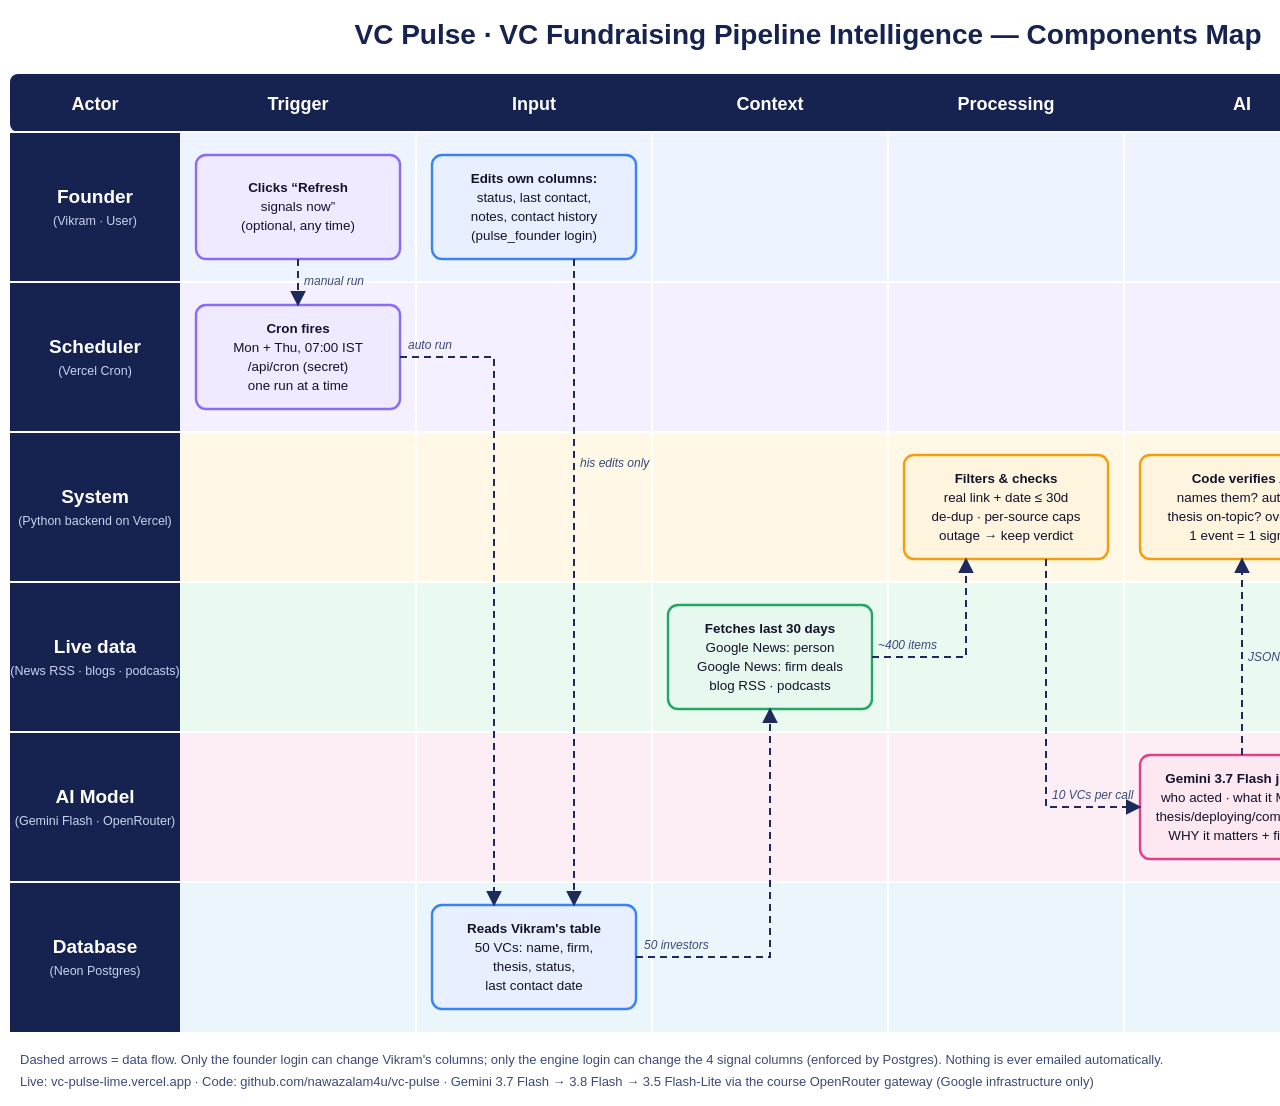
<file: docs/components-map-grid.html>
<!doctype html><html><head><meta charset="utf-8"><style>body{margin:0;background:#fff}</style></head><body><svg xmlns="http://www.w3.org/2000/svg" width="1616" height="1102" viewBox="0 0 1616 1102" font-family="-apple-system,Helvetica,Arial,sans-serif">
<defs><marker id="a" viewBox="0 0 10 10" refX="9" refY="5" markerWidth="8" markerHeight="8" orient="auto"><path d="M0 0L10 5L0 10z" fill="#1d2a5b"/></marker></defs>
<rect width="100%" height="100%" fill="#fff"/>
<text x="808" y="44" text-anchor="middle" font-size="28" font-weight="700" fill="#16224f">VC Pulse · VC Fundraising Pipeline Intelligence — Components Map</text>
<rect x="10" y="74" width="1596" height="58" rx="8" fill="#16224f"/>
<text x="95" y="110" text-anchor="middle" font-size="18" font-weight="700" fill="#fff">Actor</text>
<text x="298" y="110" text-anchor="middle" font-size="18" font-weight="700" fill="#fff">Trigger</text>
<text x="534" y="110" text-anchor="middle" font-size="18" font-weight="700" fill="#fff">Input</text>
<text x="770" y="110" text-anchor="middle" font-size="18" font-weight="700" fill="#fff">Context</text>
<text x="1006" y="110" text-anchor="middle" font-size="18" font-weight="700" fill="#fff">Processing</text>
<text x="1242" y="110" text-anchor="middle" font-size="18" font-weight="700" fill="#fff">AI</text>
<text x="1478" y="110" text-anchor="middle" font-size="18" font-weight="700" fill="#fff">Output</text>
<rect x="180" y="132" width="1416" height="150" fill="#eef4ff"/>
<rect x="10" y="132" width="170" height="150" fill="#16224f"/>
<text x="95" y="203" text-anchor="middle" font-size="19" font-weight="700" fill="#fff">Founder</text>
<text x="95" y="225" text-anchor="middle" font-size="12.5" fill="#c9d3f2">(Vikram · User)</text>
<line x1="10" y1="132" x2="1606" y2="132" stroke="#fff" stroke-width="2"/>
<rect x="180" y="282" width="1416" height="150" fill="#f4f0ff"/>
<rect x="10" y="282" width="170" height="150" fill="#16224f"/>
<text x="95" y="353" text-anchor="middle" font-size="19" font-weight="700" fill="#fff">Scheduler</text>
<text x="95" y="375" text-anchor="middle" font-size="12.5" fill="#c9d3f2">(Vercel Cron)</text>
<line x1="10" y1="282" x2="1606" y2="282" stroke="#fff" stroke-width="2"/>
<rect x="180" y="432" width="1416" height="150" fill="#fff8e6"/>
<rect x="10" y="432" width="170" height="150" fill="#16224f"/>
<text x="95" y="503" text-anchor="middle" font-size="19" font-weight="700" fill="#fff">System</text>
<text x="95" y="525" text-anchor="middle" font-size="12.5" fill="#c9d3f2">(Python backend on Vercel)</text>
<line x1="10" y1="432" x2="1606" y2="432" stroke="#fff" stroke-width="2"/>
<rect x="180" y="582" width="1416" height="150" fill="#eafaf1"/>
<rect x="10" y="582" width="170" height="150" fill="#16224f"/>
<text x="95" y="653" text-anchor="middle" font-size="19" font-weight="700" fill="#fff">Live data</text>
<text x="95" y="675" text-anchor="middle" font-size="12.5" fill="#c9d3f2">(News RSS · blogs · podcasts)</text>
<line x1="10" y1="582" x2="1606" y2="582" stroke="#fff" stroke-width="2"/>
<rect x="180" y="732" width="1416" height="150" fill="#fdeef5"/>
<rect x="10" y="732" width="170" height="150" fill="#16224f"/>
<text x="95" y="803" text-anchor="middle" font-size="19" font-weight="700" fill="#fff">AI Model</text>
<text x="95" y="825" text-anchor="middle" font-size="12.5" fill="#c9d3f2">(Gemini Flash · OpenRouter)</text>
<line x1="10" y1="732" x2="1606" y2="732" stroke="#fff" stroke-width="2"/>
<rect x="180" y="882" width="1416" height="150" fill="#eaf6fb"/>
<rect x="10" y="882" width="170" height="150" fill="#16224f"/>
<text x="95" y="953" text-anchor="middle" font-size="19" font-weight="700" fill="#fff">Database</text>
<text x="95" y="975" text-anchor="middle" font-size="12.5" fill="#c9d3f2">(Neon Postgres)</text>
<line x1="10" y1="882" x2="1606" y2="882" stroke="#fff" stroke-width="2"/>
<line x1="416" y1="132" x2="416" y2="1032" stroke="#fff" stroke-width="2"/>
<line x1="652" y1="132" x2="652" y2="1032" stroke="#fff" stroke-width="2"/>
<line x1="888" y1="132" x2="888" y2="1032" stroke="#fff" stroke-width="2"/>
<line x1="1124" y1="132" x2="1124" y2="1032" stroke="#fff" stroke-width="2"/>
<line x1="1360" y1="132" x2="1360" y2="1032" stroke="#fff" stroke-width="2"/>
<rect x="196" y="155" width="204" height="104" rx="10" fill="#efeaff" stroke="#8b6cf6" stroke-width="2.4"/>
<text x="298" y="192.0" text-anchor="middle" font-size="13.4" font-weight="700" fill="#14122b">Clicks “Refresh</text>
<text x="298" y="211.0" text-anchor="middle" font-size="13.4" fill="#14122b">signals now”</text>
<text x="298" y="230.0" text-anchor="middle" font-size="13.4" fill="#14122b">(optional, any time)</text>
<rect x="196" y="305" width="204" height="104" rx="10" fill="#efeaff" stroke="#8b6cf6" stroke-width="2.4"/>
<text x="298" y="332.5" text-anchor="middle" font-size="13.4" font-weight="700" fill="#14122b">Cron fires</text>
<text x="298" y="351.5" text-anchor="middle" font-size="13.4" fill="#14122b">Mon + Thu, 07:00 IST</text>
<text x="298" y="370.5" text-anchor="middle" font-size="13.4" fill="#14122b">/api/cron (secret)</text>
<text x="298" y="389.5" text-anchor="middle" font-size="13.4" fill="#14122b">one run at a time</text>
<rect x="432" y="155" width="204" height="104" rx="10" fill="#e8f0ff" stroke="#3b82f6" stroke-width="2.4"/>
<text x="534" y="182.5" text-anchor="middle" font-size="13.4" font-weight="700" fill="#14122b">Edits own columns:</text>
<text x="534" y="201.5" text-anchor="middle" font-size="13.4" fill="#14122b">status, last contact,</text>
<text x="534" y="220.5" text-anchor="middle" font-size="13.4" fill="#14122b">notes, contact history</text>
<text x="534" y="239.5" text-anchor="middle" font-size="13.4" fill="#14122b">(pulse_founder login)</text>
<rect x="432" y="905" width="204" height="104" rx="10" fill="#e8f0ff" stroke="#3b82f6" stroke-width="2.4"/>
<text x="534" y="932.5" text-anchor="middle" font-size="13.4" font-weight="700" fill="#14122b">Reads Vikram's table</text>
<text x="534" y="951.5" text-anchor="middle" font-size="13.4" fill="#14122b">50 VCs: name, firm,</text>
<text x="534" y="970.5" text-anchor="middle" font-size="13.4" fill="#14122b">thesis, status,</text>
<text x="534" y="989.5" text-anchor="middle" font-size="13.4" fill="#14122b">last contact date</text>
<rect x="668" y="605" width="204" height="104" rx="10" fill="#e7f8ee" stroke="#22a565" stroke-width="2.4"/>
<text x="770" y="632.5" text-anchor="middle" font-size="13.4" font-weight="700" fill="#14122b">Fetches last 30 days</text>
<text x="770" y="651.5" text-anchor="middle" font-size="13.4" fill="#14122b">Google News: person</text>
<text x="770" y="670.5" text-anchor="middle" font-size="13.4" fill="#14122b">Google News: firm deals</text>
<text x="770" y="689.5" text-anchor="middle" font-size="13.4" fill="#14122b">blog RSS · podcasts</text>
<rect x="904" y="455" width="204" height="104" rx="10" fill="#fff4dd" stroke="#f59e0b" stroke-width="2.4"/>
<text x="1006" y="482.5" text-anchor="middle" font-size="13.4" font-weight="700" fill="#14122b">Filters & checks</text>
<text x="1006" y="501.5" text-anchor="middle" font-size="13.4" fill="#14122b">real link + date ≤ 30d</text>
<text x="1006" y="520.5" text-anchor="middle" font-size="13.4" fill="#14122b">de-dup · per-source caps</text>
<text x="1006" y="539.5" text-anchor="middle" font-size="13.4" fill="#14122b">outage → keep verdict</text>
<rect x="1140" y="755" width="204" height="104" rx="10" fill="#fde8f1" stroke="#e0408a" stroke-width="2.4"/>
<text x="1242" y="782.5" text-anchor="middle" font-size="13.4" font-weight="700" fill="#14122b">Gemini 3.7 Flash judges</text>
<text x="1242" y="801.5" text-anchor="middle" font-size="13.4" fill="#14122b">who acted · what it MEANS</text>
<text x="1242" y="820.5" text-anchor="middle" font-size="13.4" fill="#14122b">thesis/deploying/complement</text>
<text x="1242" y="839.5" text-anchor="middle" font-size="13.4" fill="#14122b">WHY it matters + fit flags</text>
<rect x="1140" y="455" width="204" height="104" rx="10" fill="#fff4dd" stroke="#f59e0b" stroke-width="2.4"/>
<text x="1242" y="482.5" text-anchor="middle" font-size="13.4" font-weight="700" fill="#14122b">Code verifies AI</text>
<text x="1242" y="501.5" text-anchor="middle" font-size="13.4" fill="#14122b">names them? author?</text>
<text x="1242" y="520.5" text-anchor="middle" font-size="13.4" fill="#14122b">thesis on-topic? overlap?</text>
<text x="1242" y="539.5" text-anchor="middle" font-size="13.4" fill="#14122b">1 event = 1 signal</text>
<rect x="1376" y="455" width="204" height="104" rx="10" fill="#fff4dd" stroke="#f59e0b" stroke-width="2.4"/>
<text x="1478" y="482.5" text-anchor="middle" font-size="13.4" font-weight="700" fill="#14122b">Score 0-100 + action</text>
<text x="1478" y="501.5" text-anchor="middle" font-size="13.4" fill="#14122b">meaning × fit × freshness</text>
<text x="1478" y="520.5" text-anchor="middle" font-size="13.4" fill="#14122b">+ India/seed fit + timing</text>
<text x="1478" y="539.5" text-anchor="middle" font-size="13.4" fill="#14122b">REACH OUT … PARK</text>
<rect x="1376" y="905" width="204" height="104" rx="10" fill="#e3f7fb" stroke="#0e9fb8" stroke-width="2.4"/>
<text x="1478" y="932.5" text-anchor="middle" font-size="13.4" font-weight="700" fill="#14122b">UPDATE only 4 columns</text>
<text x="1478" y="951.5" text-anchor="middle" font-size="13.4" fill="#14122b">last_signal_date · summary</text>
<text x="1478" y="970.5" text-anchor="middle" font-size="13.4" fill="#14122b">follow_up_score · action</text>
<text x="1478" y="989.5" text-anchor="middle" font-size="13.4" fill="#14122b">notes locked (pulse_engine)</text>
<rect x="1376" y="155" width="204" height="104" rx="10" fill="#ffe9e9" stroke="#ef4444" stroke-width="2.4"/>
<text x="1478" y="182.5" text-anchor="middle" font-size="13.4" font-weight="700" fill="#14122b">Dashboard: who to</text>
<text x="1478" y="201.5" text-anchor="middle" font-size="13.4" fill="#14122b">pitch this week + why</text>
<text x="1478" y="220.5" text-anchor="middle" font-size="13.4" fill="#14122b">+ clickable evidence</text>
<text x="1478" y="239.5" text-anchor="middle" font-size="13.4" fill="#14122b">HUMAN GATE: Vikram sends</text>
<rect x="1376" y="755" width="204" height="104" rx="10" fill="#fde8f1" stroke="#e0408a" stroke-width="2.4"/>
<text x="1478" y="782.5" text-anchor="middle" font-size="13.4" font-weight="700" fill="#14122b">Email draft on request</text>
<text x="1478" y="801.5" text-anchor="middle" font-size="13.4" fill="#14122b">cites the real signal</text>
<text x="1478" y="820.5" text-anchor="middle" font-size="13.4" fill="#14122b">no invented traction</text>
<text x="1478" y="839.5" text-anchor="middle" font-size="13.4" fill="#14122b">(draft only, never sent)</text>
<path d="M298.0 259.0 L298.0 305.0" fill="none" stroke="#1d2a5b" stroke-width="2" stroke-dasharray="7 5" marker-end="url(#a)"/>
<text x="304" y="285" font-size="12" font-style="italic" fill="#3b4a7a">manual run</text>
<path d="M400.0 357.0 L494.0 357.0 L494.0 905.0" fill="none" stroke="#1d2a5b" stroke-width="2" stroke-dasharray="7 5" marker-end="url(#a)"/>
<text x="408" y="349" font-size="12" font-style="italic" fill="#3b4a7a">auto run</text>
<path d="M574.0 259.0 L574.0 905.0" fill="none" stroke="#1d2a5b" stroke-width="2" stroke-dasharray="7 5" marker-end="url(#a)"/>
<text x="580" y="467" font-size="12" font-style="italic" fill="#3b4a7a">his edits only</text>
<path d="M636.0 957.0 L770.0 957.0 L770.0 709.0" fill="none" stroke="#1d2a5b" stroke-width="2" stroke-dasharray="7 5" marker-end="url(#a)"/>
<text x="644" y="949" font-size="12" font-style="italic" fill="#3b4a7a">50 investors</text>
<path d="M872.0 657.0 L966.0 657.0 L966.0 559.0" fill="none" stroke="#1d2a5b" stroke-width="2" stroke-dasharray="7 5" marker-end="url(#a)"/>
<text x="878" y="649" font-size="12" font-style="italic" fill="#3b4a7a">~400 items</text>
<path d="M1046.0 559.0 L1046.0 807.0 L1140.0 807.0" fill="none" stroke="#1d2a5b" stroke-width="2" stroke-dasharray="7 5" marker-end="url(#a)"/>
<text x="1052" y="799" font-size="12" font-style="italic" fill="#3b4a7a">10 VCs per call</text>
<path d="M1242.0 755.0 L1242.0 559.0" fill="none" stroke="#1d2a5b" stroke-width="2" stroke-dasharray="7 5" marker-end="url(#a)"/>
<text x="1248" y="661" font-size="12" font-style="italic" fill="#3b4a7a">JSON verdicts</text>
<path d="M1344.0 507.0 L1376.0 507.0" fill="none" stroke="#1d2a5b" stroke-width="2" stroke-dasharray="7 5" marker-end="url(#a)"/>
<path d="M1518.0 559.0 L1518.0 657.0 L1589.0 657.0 L1589.0 889.0 L1538.0 889.0 L1538.0 905.0" fill="none" stroke="#1d2a5b" stroke-width="2" stroke-dasharray="7 5" marker-end="url(#a)"/>
<text x="1524" y="649" font-size="12" font-style="italic" fill="#3b4a7a">writes</text>
<path d="M1478.0 455.0 L1478.0 259.0" fill="none" stroke="#1d2a5b" stroke-width="2" stroke-dasharray="7 5" marker-end="url(#a)"/>
<text x="1484" y="357" font-size="12" font-style="italic" fill="#3b4a7a">shows</text>
<path d="M1428.0 259.0 L1428.0 281.0 L1367.0 281.0 L1367.0 739.0 L1428.0 739.0 L1428.0 755.0" fill="none" stroke="#1d2a5b" stroke-width="2" stroke-dasharray="7 5" marker-end="url(#a)"/>
<text x="1432" y="733" font-size="12" font-style="italic" fill="#3b4a7a">clicks “Draft email”</text>
<text x="20" y="1064" font-size="13" fill="#3b4a7a">Dashed arrows = data flow. Only the founder login can change Vikram's columns; only the engine login can change the 4 signal columns (enforced by Postgres). Nothing is ever emailed automatically.</text>
<text x="20" y="1086" font-size="13" fill="#3b4a7a">Live: vc-pulse-lime.vercel.app · Code: github.com/nawazalam4u/vc-pulse · Gemini 3.7 Flash → 3.8 Flash → 3.5 Flash-Lite via the course OpenRouter gateway (Google infrastructure only)</text>
</svg></body></html>
</file>
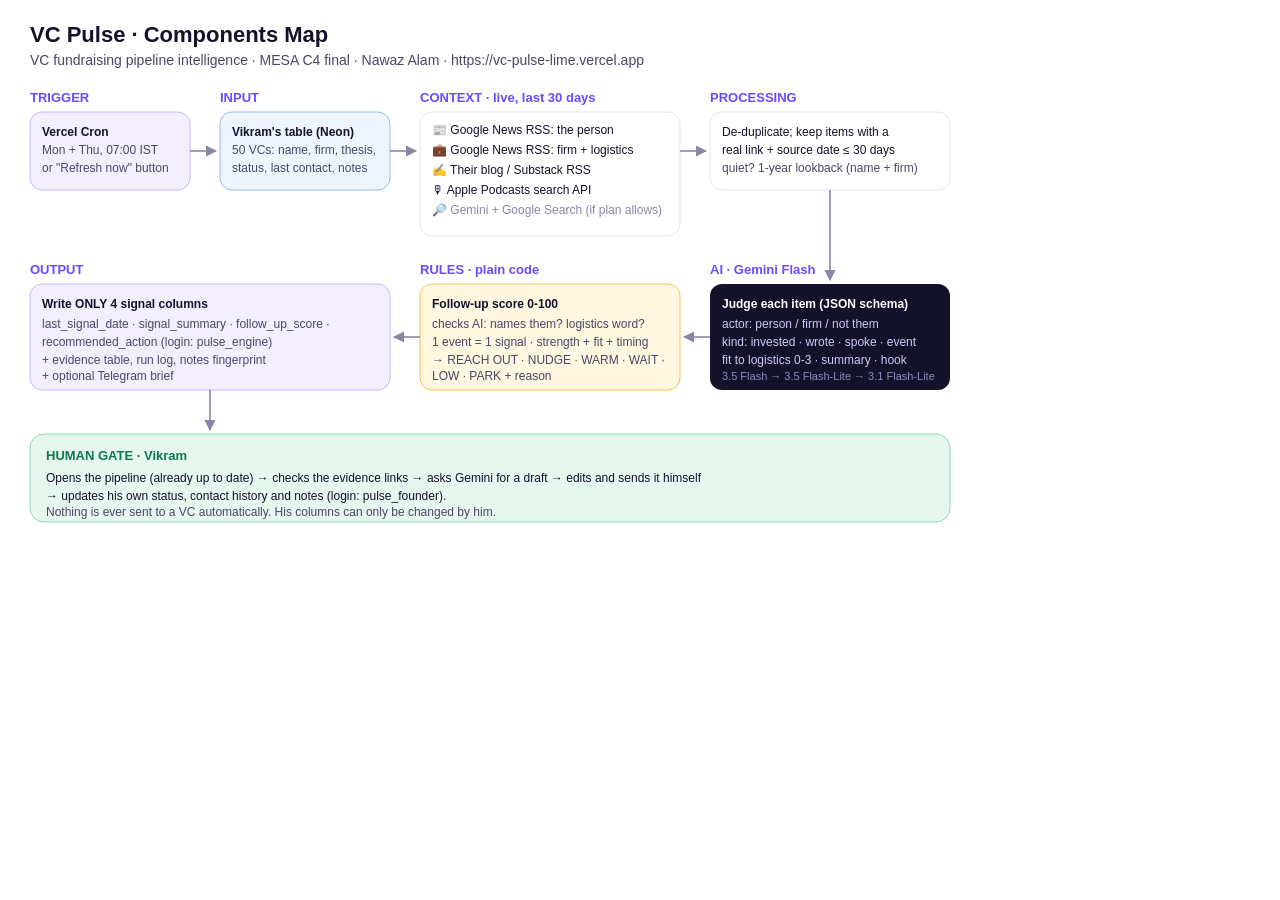
<file: docs/components-map.html>
<!doctype html><html><head><meta charset="utf-8"><style>body{margin:0;background:#fff}
.h{font:700 22px -apple-system,Helvetica,sans-serif;color:#14122b;padding:22px 30px 0}.s{font:14px -apple-system,Helvetica,sans-serif;color:#4a4766;padding:4px 30px 6px}
.w{padding:0 10px 16px}</style></head><body><div class="h">VC Pulse · Components Map</div>
<div class="s">VC fundraising pipeline intelligence · MESA C4 final · Nawaz Alam · https://vc-pulse-lime.vercel.app</div><div class="w"><svg viewBox="0 0 960 470" width="960" height="470" style="font-family:-apple-system,Inter,Helvetica,sans-serif">
  <defs><marker id="ar" viewBox="0 0 10 10" refX="9" refY="5" markerWidth="7" markerHeight="7" orient="auto"><path d="M0 0L10 5L0 10z" fill="#8a87a6"/></marker></defs>
  <g font-size="12">
    <text x="20" y="28" font-weight="700" fill="#6d4aff" font-size="13">TRIGGER</text>
    <rect x="20" y="38" width="160" height="78" rx="12" fill="#f3efff" stroke="#c9b8ff"/><text x="32" y="62" font-weight="700" fill="#14122b">Vercel Cron</text><text x="32" y="80" fill="#4a4766">Mon + Thu, 07:00 IST</text><text x="32" y="98" fill="#4a4766">or "Refresh now" button</text>
    <text x="210" y="28" font-weight="700" fill="#6d4aff" font-size="13">INPUT</text>
    <rect x="210" y="38" width="170" height="78" rx="12" fill="#eef5ff" stroke="#9bbcf0"/><text x="222" y="62" font-weight="700" fill="#14122b">Vikram's table (Neon)</text><text x="222" y="80" fill="#4a4766">50 VCs: name, firm, thesis,</text><text x="222" y="98" fill="#4a4766">status, last contact, notes</text>
    <text x="410" y="28" font-weight="700" fill="#6d4aff" font-size="13">CONTEXT · live, last 30 days</text>
    <rect x="410" y="38" width="260" height="124" rx="12" fill="#fff" stroke="#e7e5f2"/>
    <text x="422" y="60" fill="#14122b">📰 Google News RSS: the person</text><text x="422" y="80" fill="#14122b">💼 Google News RSS: firm + logistics</text><text x="422" y="100" fill="#14122b">✍️ Their blog / Substack RSS</text><text x="422" y="120" fill="#14122b">🎙 Apple Podcasts search API</text><text x="422" y="140" fill="#8a87a6">🔎 Gemini + Google Search (if plan allows)</text>
    <text x="700" y="28" font-weight="700" fill="#6d4aff" font-size="13">PROCESSING</text>
    <rect x="700" y="38" width="240" height="78" rx="12" fill="#fff" stroke="#e7e5f2"/><text x="712" y="62" fill="#14122b">De-duplicate; keep items with a</text><text x="712" y="80" fill="#14122b">real link + source date ≤ 30 days</text><text x="712" y="98" fill="#4a4766">quiet? 1-year lookback (name + firm)</text>
    <text x="700" y="200" font-weight="700" fill="#6d4aff" font-size="13">AI · Gemini Flash</text>
    <rect x="700" y="210" width="240" height="106" rx="12" fill="#14122b"/><text x="712" y="234" font-weight="700" fill="#fff">Judge each item (JSON schema)</text><text x="712" y="254" fill="#cfcaf5">actor: person / firm / not them</text><text x="712" y="272" fill="#cfcaf5">kind: invested · wrote · spoke · event</text><text x="712" y="290" fill="#cfcaf5">fit to logistics 0-3 · summary · hook</text><text x="712" y="306" fill="#8f8ac0" font-size="11">3.5 Flash → 3.5 Flash-Lite → 3.1 Flash-Lite</text>
    <text x="410" y="200" font-weight="700" fill="#6d4aff" font-size="13">RULES · plain code</text>
    <rect x="410" y="210" width="260" height="106" rx="12" fill="#fff7e0" stroke="#f5c451"/><text x="422" y="234" font-weight="700" fill="#14122b">Follow-up score 0-100</text><text x="422" y="254" fill="#4a4766">checks AI: names them? logistics word?</text><text x="422" y="272" fill="#4a4766">1 event = 1 signal · strength + fit + timing</text><text x="422" y="290" fill="#4a4766">→ REACH OUT · NUDGE · WARM · WAIT ·</text><text x="422" y="306" fill="#4a4766">  LOW · PARK + reason</text>
    <text x="20" y="200" font-weight="700" fill="#6d4aff" font-size="13">OUTPUT</text>
    <rect x="20" y="210" width="360" height="106" rx="12" fill="#f3efff" stroke="#c9b8ff"/><text x="32" y="234" font-weight="700" fill="#14122b">Write ONLY 4 signal columns</text><text x="32" y="254" fill="#4a4766">last_signal_date · signal_summary · follow_up_score ·</text><text x="32" y="272" fill="#4a4766">recommended_action (login: pulse_engine)</text><text x="32" y="290" fill="#4a4766">+ evidence table, run log, notes fingerprint</text><text x="32" y="306" fill="#4a4766">+ optional Telegram brief</text>
    <rect x="20" y="360" width="920" height="88" rx="14" fill="#e6f7ef" stroke="#8fd9b6"/><text x="36" y="386" font-weight="700" fill="#0b7a4c" font-size="13">HUMAN GATE · Vikram</text><text x="36" y="408" fill="#14122b">Opens the pipeline (already up to date) → checks the evidence links → asks Gemini for a draft → edits and sends it himself</text><text x="36" y="426" fill="#14122b">→ updates his own status, contact history and notes (login: pulse_founder).</text><text x="36" y="442" fill="#4a4766">Nothing is ever sent to a VC automatically. His columns can only be changed by him.</text>
  </g>
  <g stroke="#8a87a6" stroke-width="1.6" fill="none" marker-end="url(#ar)">
    <path d="M180 77h26"/><path d="M380 77h26"/><path d="M670 77h26"/><path d="M820 116v90"/><path d="M700 263h-26"/><path d="M410 263h-26"/><path d="M200 316v40"/>
  </g>
</svg></div></body></html>
</file>
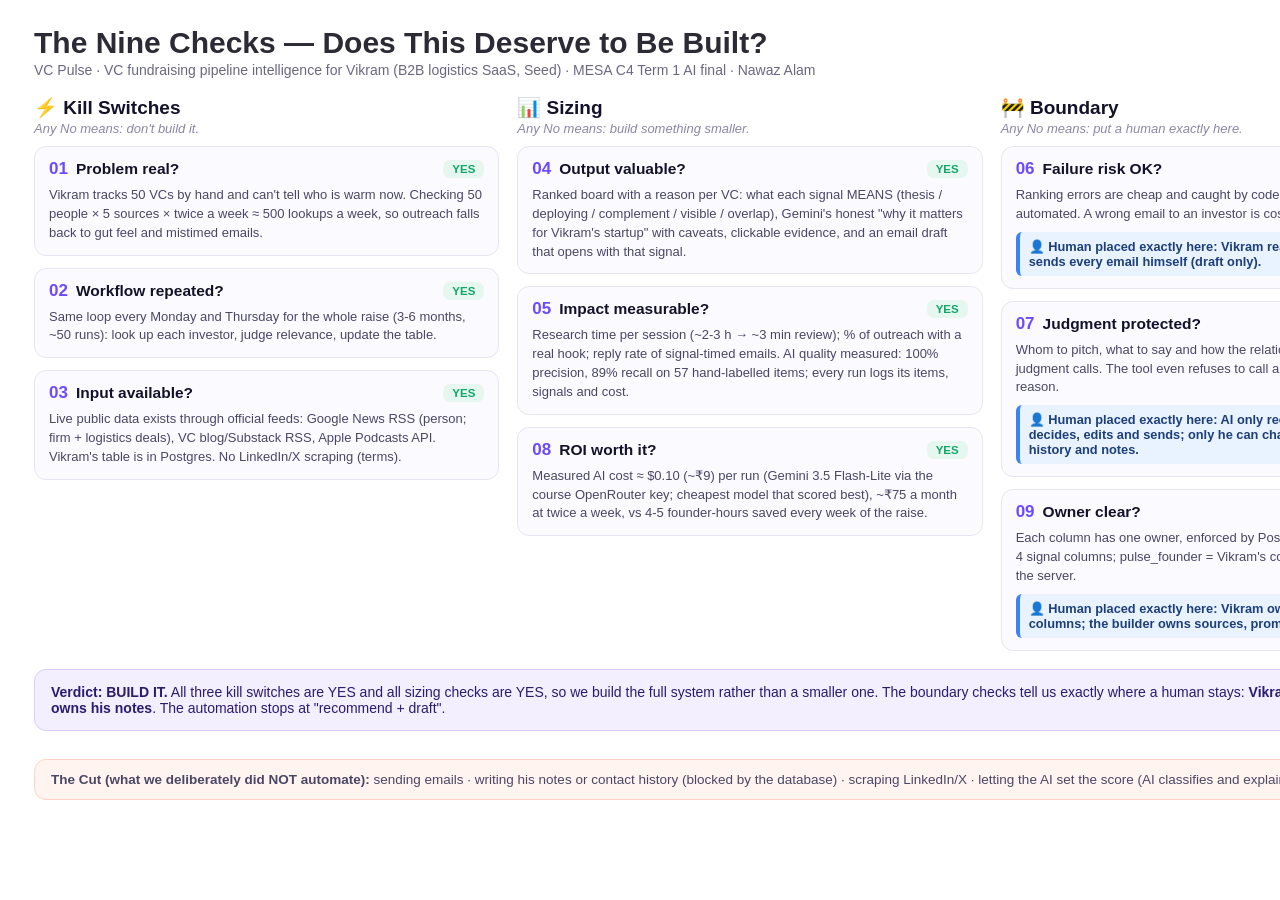
<file: docs/nine-checks.html>
<!doctype html><html><head><meta charset="utf-8"><style>
body{margin:0;background:#fff;font:14px -apple-system,Helvetica,Arial,sans-serif;color:#14122b;width:1500px}
h1{font-size:30px;margin:26px 34px 2px;color:#2b2a35}.sub{margin:0 34px 18px;color:#6a6880;font-size:14px}
.cols{display:grid;grid-template-columns:1fr 1fr 1fr;gap:18px;padding:0 34px}
.col h2{font-size:19px;margin:0 0 2px}.col .r{font-style:italic;color:#8a87a6;font-size:13px;margin-bottom:10px}
.c{border:1px solid #e7e5f2;border-radius:12px;padding:12px 14px;margin-bottom:12px;background:#fbfaff}
.t{display:flex;align-items:center;gap:8px}.n{font-weight:800;color:#6d4aff;font-size:17px}.t b{font-size:15.5px}
.b{margin-left:auto;font-size:11.5px;font-weight:800;padding:3px 9px;border-radius:7px;white-space:nowrap}.y{background:#e6f7ef;color:#12a66a}.p{background:#fff1dc;color:#b26b00}
p{margin:7px 0 0;color:#4a4766;font-size:13px;line-height:1.45}
.hum{margin-top:8px;background:#e9f3ff;border-left:4px solid #3b82f6;padding:7px 9px;border-radius:6px;font-size:12.8px;color:#1d3f7a;font-weight:600}
.verdict{margin:6px 34px 28px;padding:14px 16px;border-radius:12px;background:#f3efff;border:1px solid #d9ccff;font-size:14px;color:#2a1c6e}
.cut{margin:0 34px 26px;padding:12px 16px;border-radius:12px;background:#fff4ef;border:1px solid #ffd2c4;font-size:13.5px;color:#4a4766}
</style></head><body>
<h1>The Nine Checks — Does This Deserve to Be Built?</h1>
<div class="sub">VC Pulse · VC fundraising pipeline intelligence for Vikram (B2B logistics SaaS, Seed) · MESA C4 Term 1 AI final · Nawaz Alam</div>
<div class="cols">
<div class="col"><h2>⚡ Kill Switches</h2><div class="r">Any No means: don't build it.</div><div class="c"><div class="t"><span class="n">01</span><b>Problem real?</b><span class="b y">YES</span></div><p>Vikram tracks 50 VCs by hand and can't tell who is warm now. Checking 50 people × 5 sources × twice a week ≈ 500 lookups a week, so outreach falls back to gut feel and mistimed emails.</p></div><div class="c"><div class="t"><span class="n">02</span><b>Workflow repeated?</b><span class="b y">YES</span></div><p>Same loop every Monday and Thursday for the whole raise (3-6 months, ~50 runs): look up each investor, judge relevance, update the table.</p></div><div class="c"><div class="t"><span class="n">03</span><b>Input available?</b><span class="b y">YES</span></div><p>Live public data exists through official feeds: Google News RSS (person; firm + logistics deals), VC blog/Substack RSS, Apple Podcasts API. Vikram's table is in Postgres. No LinkedIn/X scraping (terms).</p></div></div>
<div class="col"><h2>📊 Sizing</h2><div class="r">Any No means: build something smaller.</div><div class="c"><div class="t"><span class="n">04</span><b>Output valuable?</b><span class="b y">YES</span></div><p>Ranked board with a reason per VC: what each signal MEANS (thesis / deploying / complement / visible / overlap), Gemini's honest "why it matters for Vikram's startup" with caveats, clickable evidence, and an email draft that opens with that signal.</p></div><div class="c"><div class="t"><span class="n">05</span><b>Impact measurable?</b><span class="b y">YES</span></div><p>Research time per session (~2-3 h → ~3 min review); % of outreach with a real hook; reply rate of signal-timed emails. AI quality measured: 100% precision, 89% recall on 57 hand-labelled items; every run logs its items, signals and cost.</p></div><div class="c"><div class="t"><span class="n">08</span><b>ROI worth it?</b><span class="b y">YES</span></div><p>Measured AI cost ≈ $0.10 (~₹9) per run (Gemini 3.5 Flash-Lite via the course OpenRouter key; cheapest model that scored best), ~₹75 a month at twice a week, vs 4-5 founder-hours saved every week of the raise.</p></div></div>
<div class="col"><h2>🚧 Boundary</h2><div class="r">Any No means: put a human exactly here.</div><div class="c"><div class="t"><span class="n">06</span><b>Failure risk OK?</b><span class="b p">YES → human at send</span></div><p>Ranking errors are cheap and caught by code checks + visible evidence → automated. A wrong email to an investor is costly → NOT automated.</p><div class="hum">👤 Human placed exactly here: Vikram reads the evidence and sends every email himself (draft only).</div></div><div class="c"><div class="t"><span class="n">07</span><b>Judgment protected?</b><span class="b p">YES → human decides</span></div><p>Whom to pitch, what to say and how the relationship is going are founder judgment calls. The tool even refuses to call an off-topic deal a cold-email reason.</p><div class="hum">👤 Human placed exactly here: AI only recommends; Vikram decides, edits and sends; only he can change status, contact history and notes.</div></div><div class="c"><div class="t"><span class="n">09</span><b>Owner clear?</b><span class="b y">YES</span></div><p>Each column has one owner, enforced by Postgres logins: pulse_engine = 4 signal columns; pulse_founder = Vikram's columns; owner login not on the server.</p><div class="hum">👤 Human placed exactly here: Vikram owns relationships and his columns; the builder owns sources, prompt and rules (public repo).</div></div></div>
</div>
<div class="verdict"><b>Verdict: BUILD IT.</b> All three kill switches are YES and all sizing checks are YES, so we build the full system rather than a smaller one. The boundary checks tell us exactly where a human stays: <b>Vikram sends every email and owns his notes</b>. The automation stops at "recommend + draft".</div>
<div class="cut"><b>The Cut (what we deliberately did NOT automate):</b> sending emails · writing his notes or contact history (blocked by the database) · scraping LinkedIn/X · letting the AI set the score (AI classifies and explains; code calculates).</div>
</body></html>
</file>
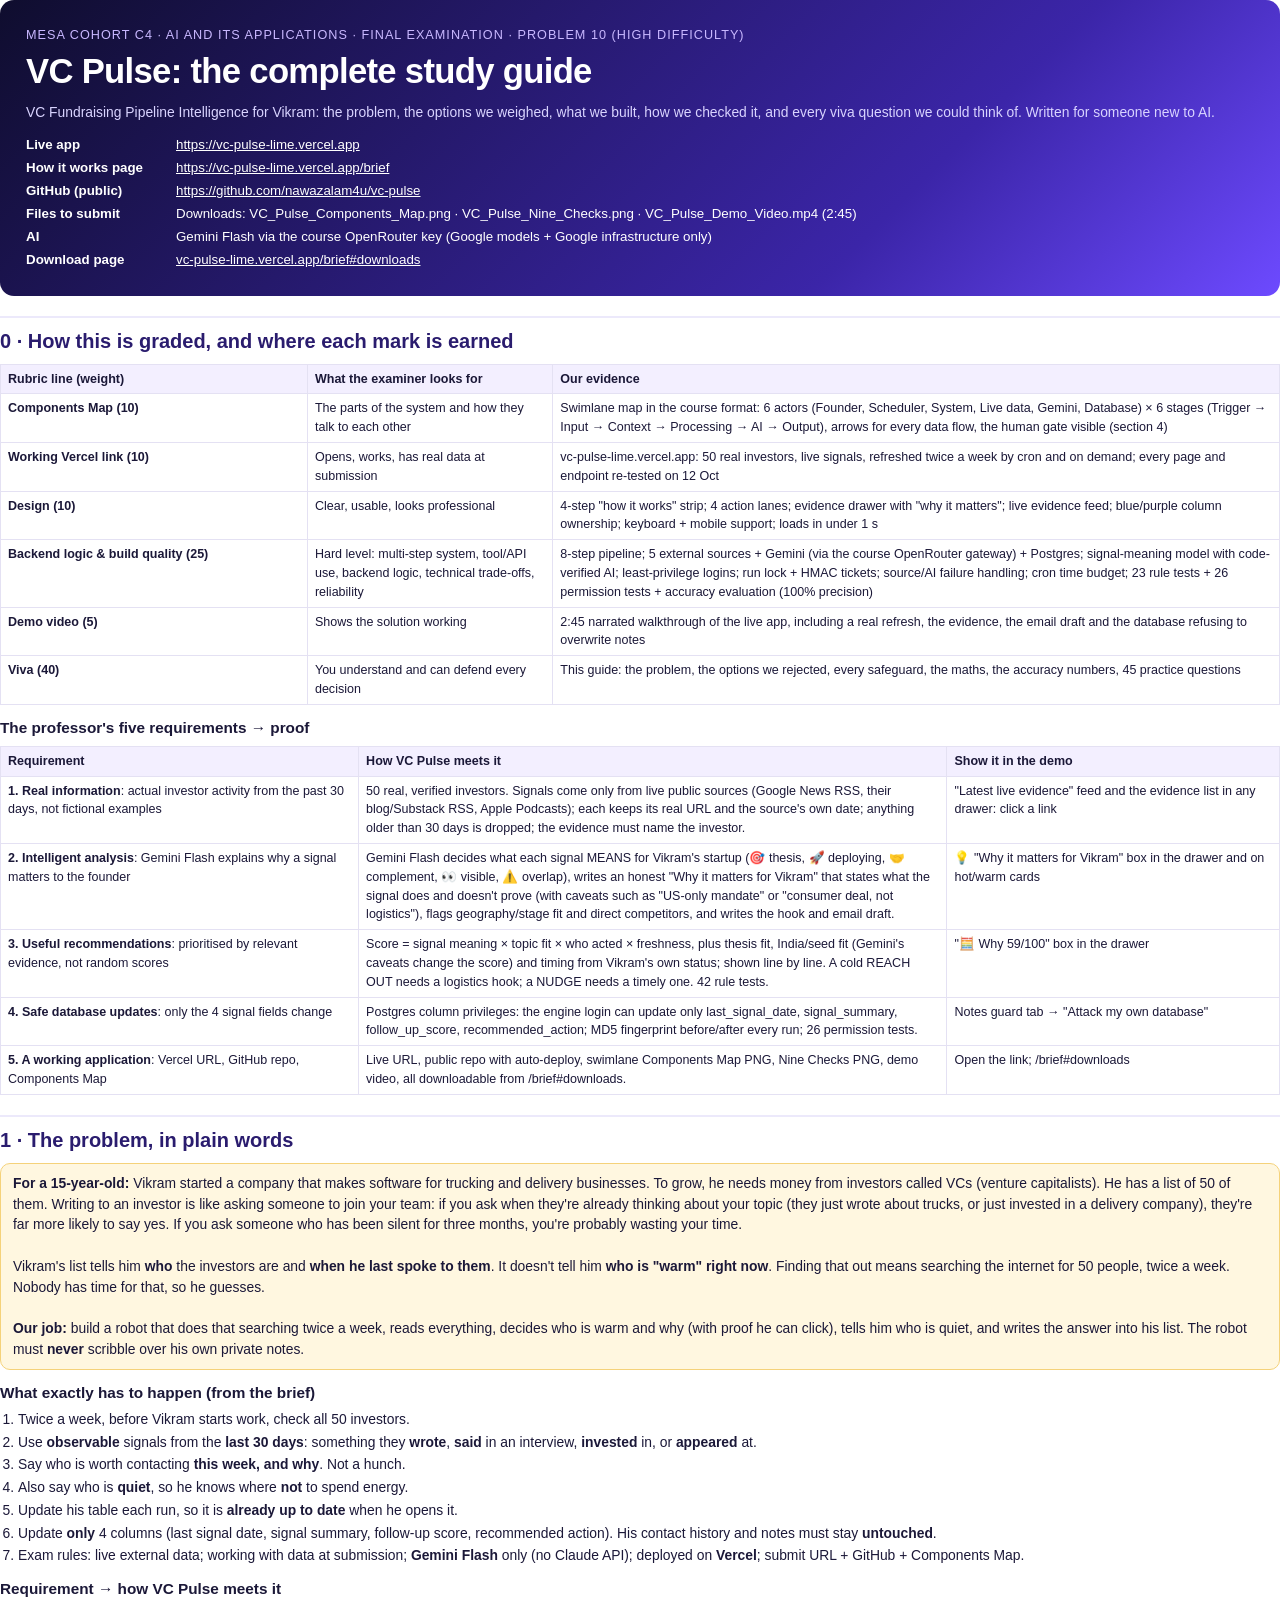
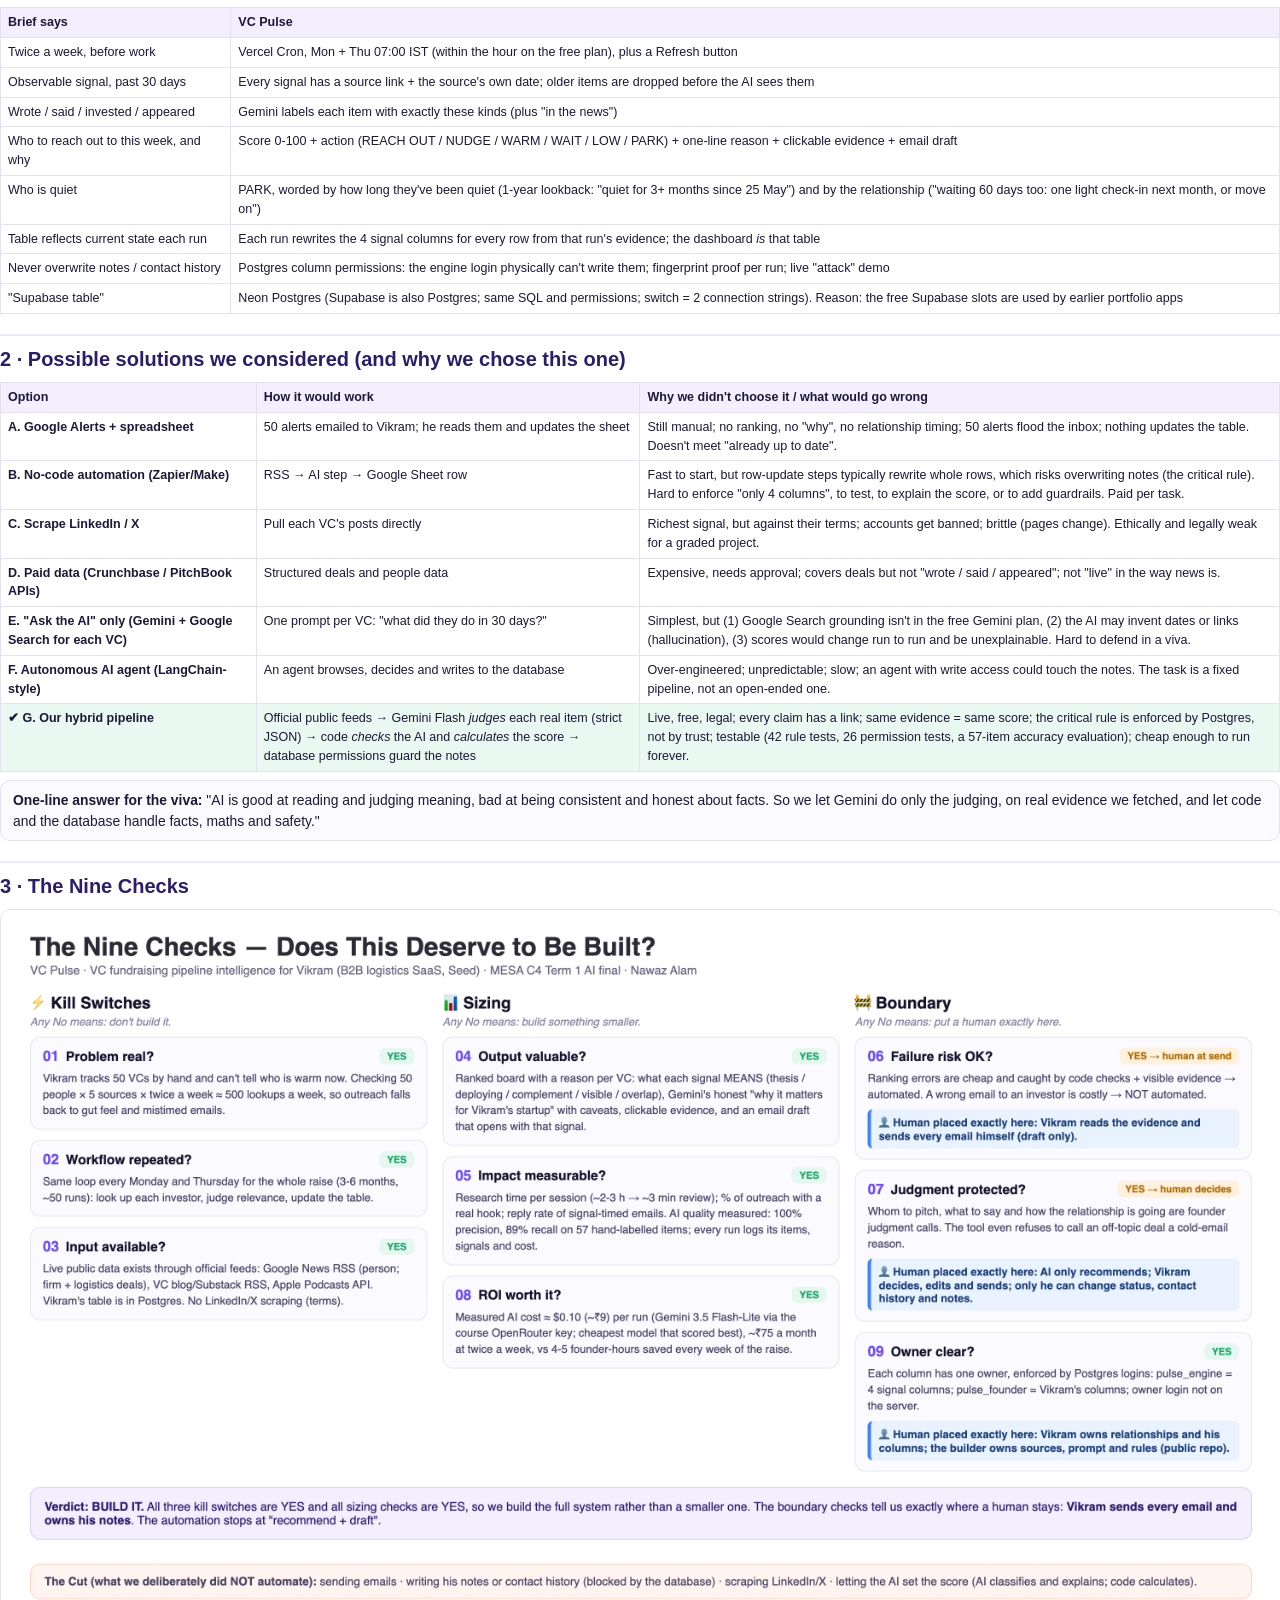
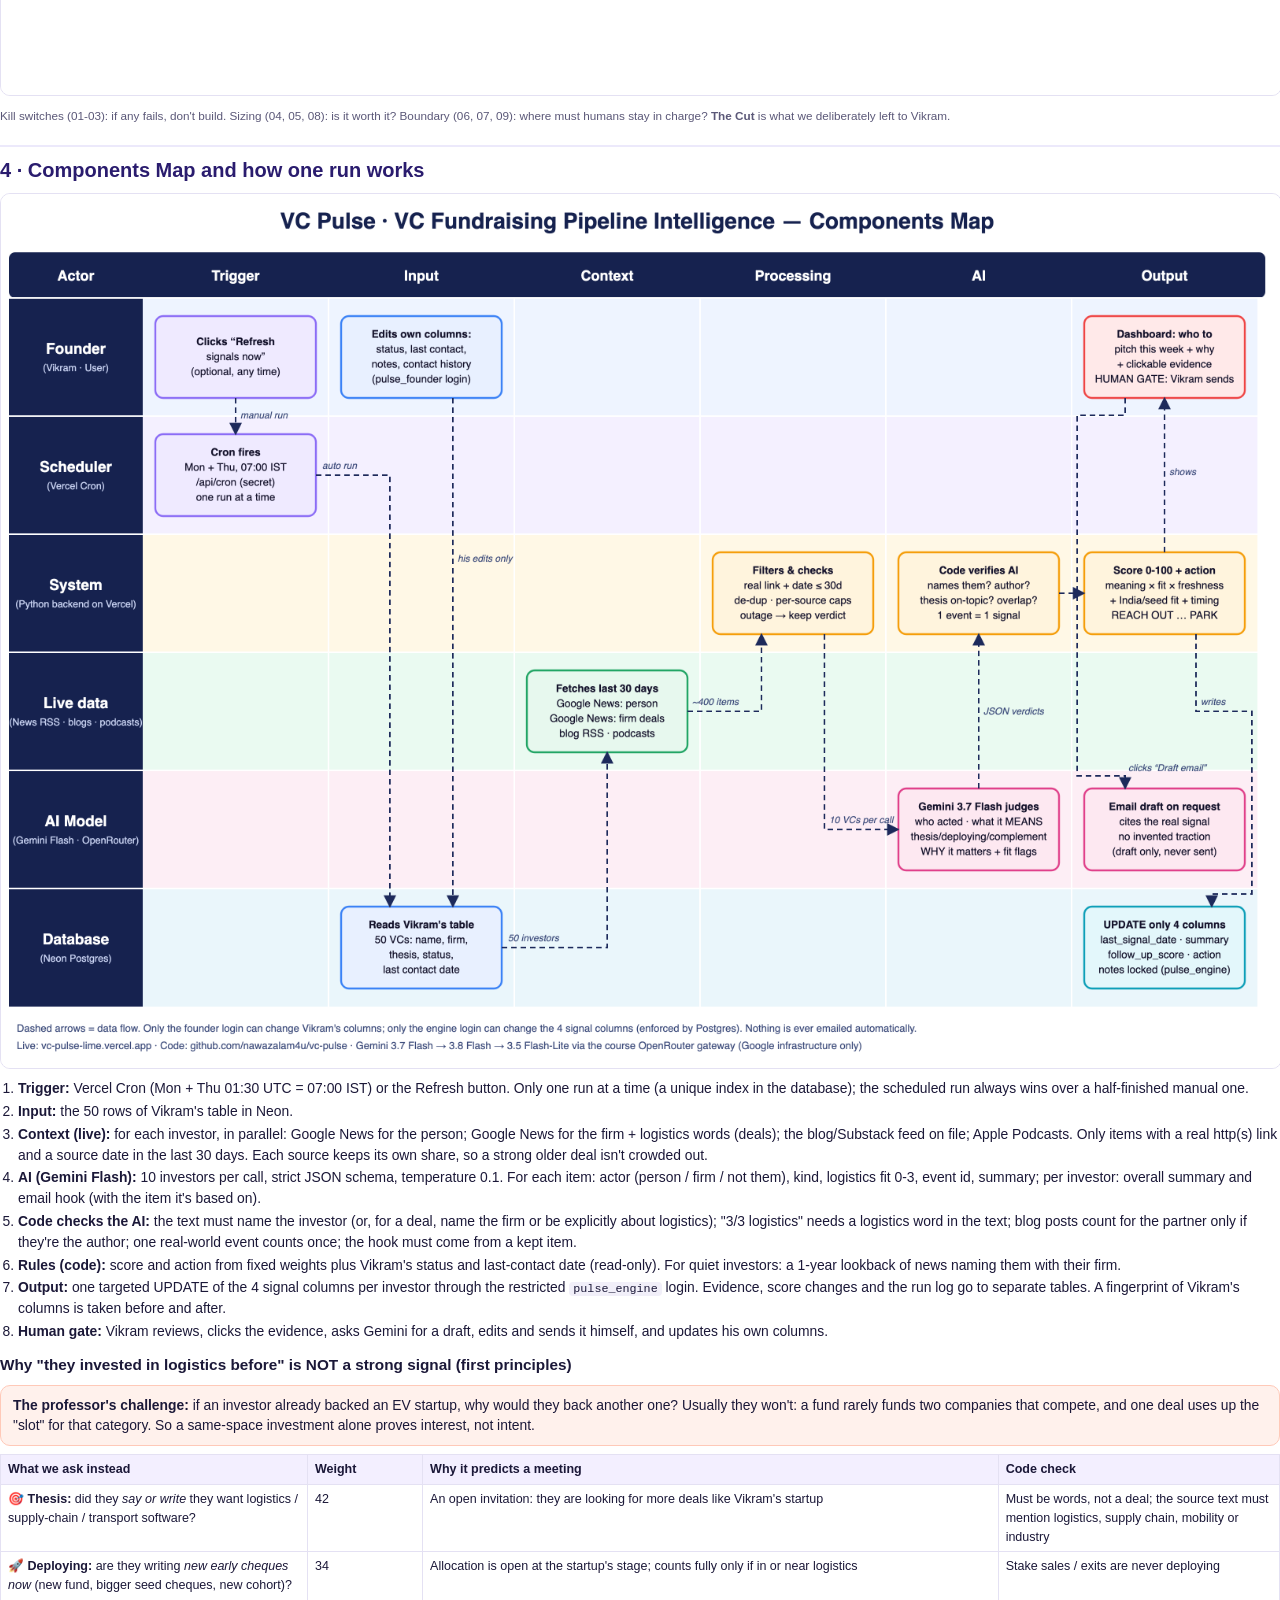
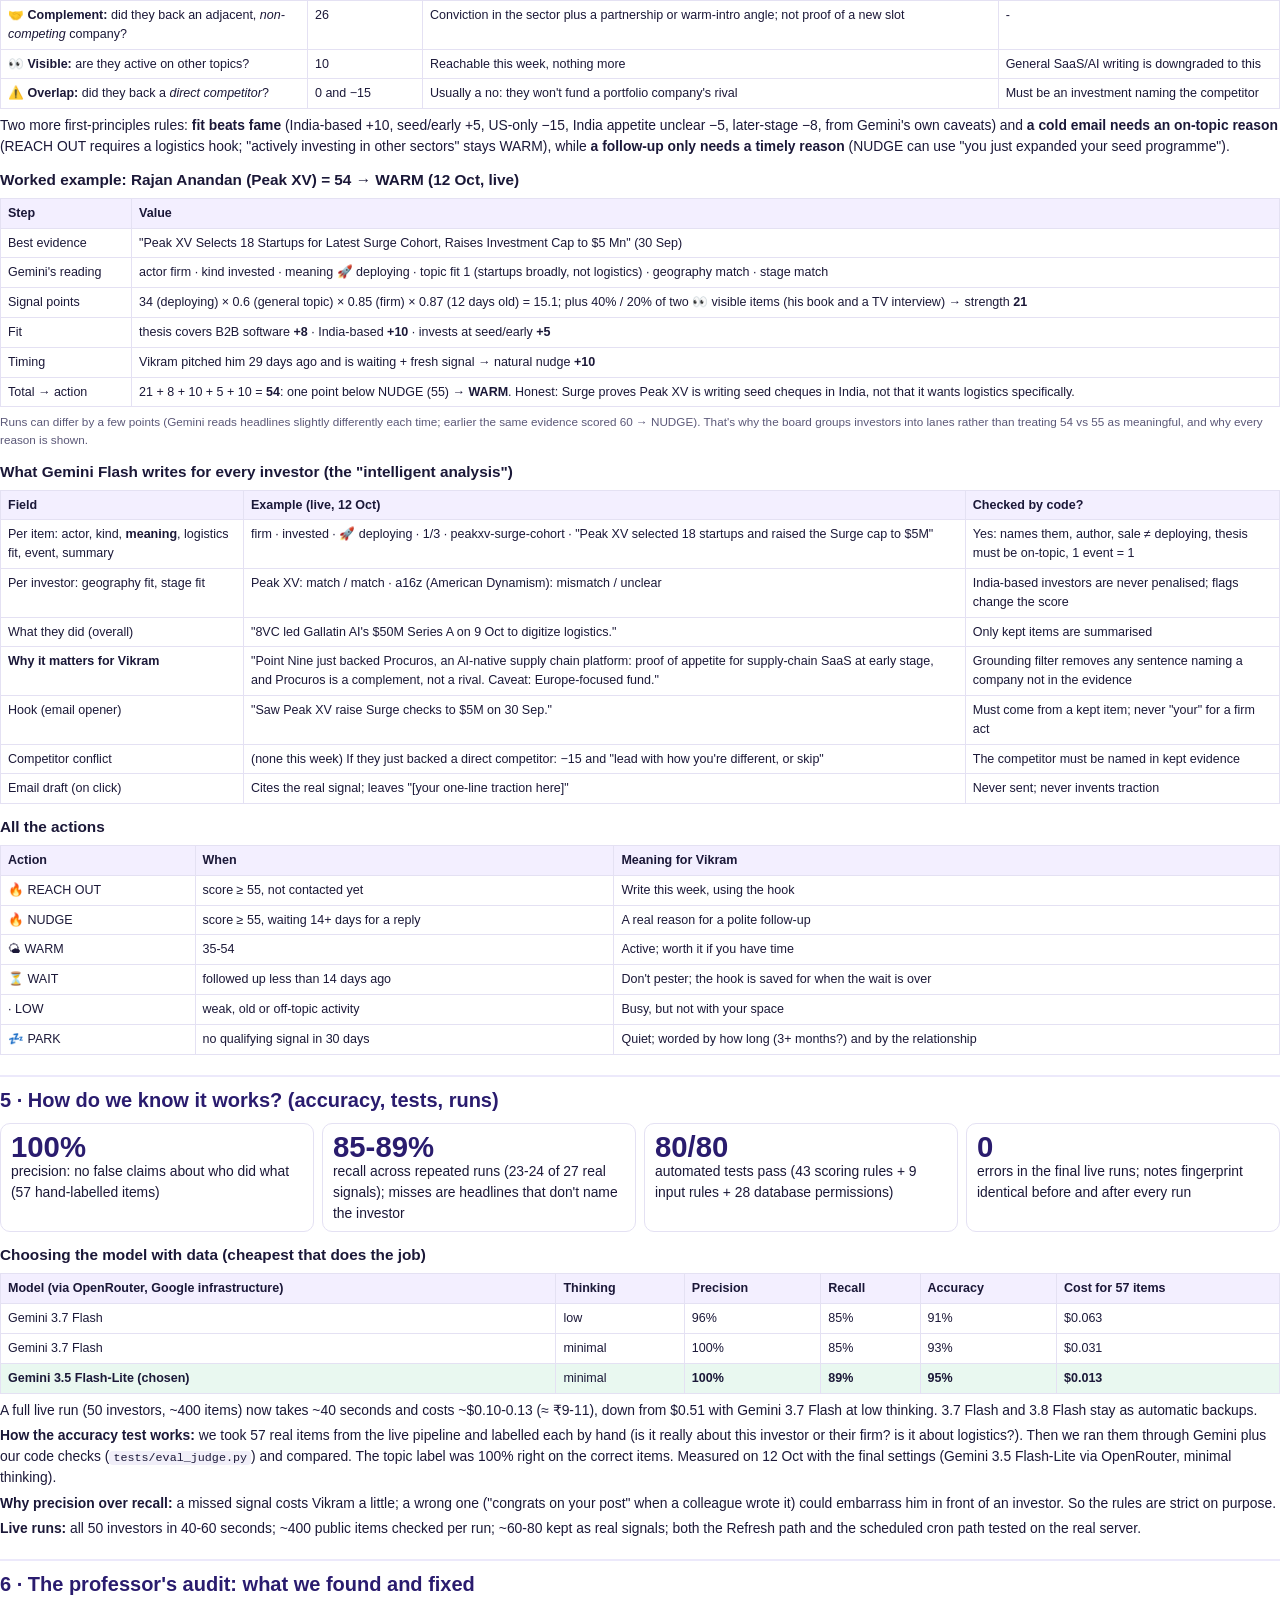
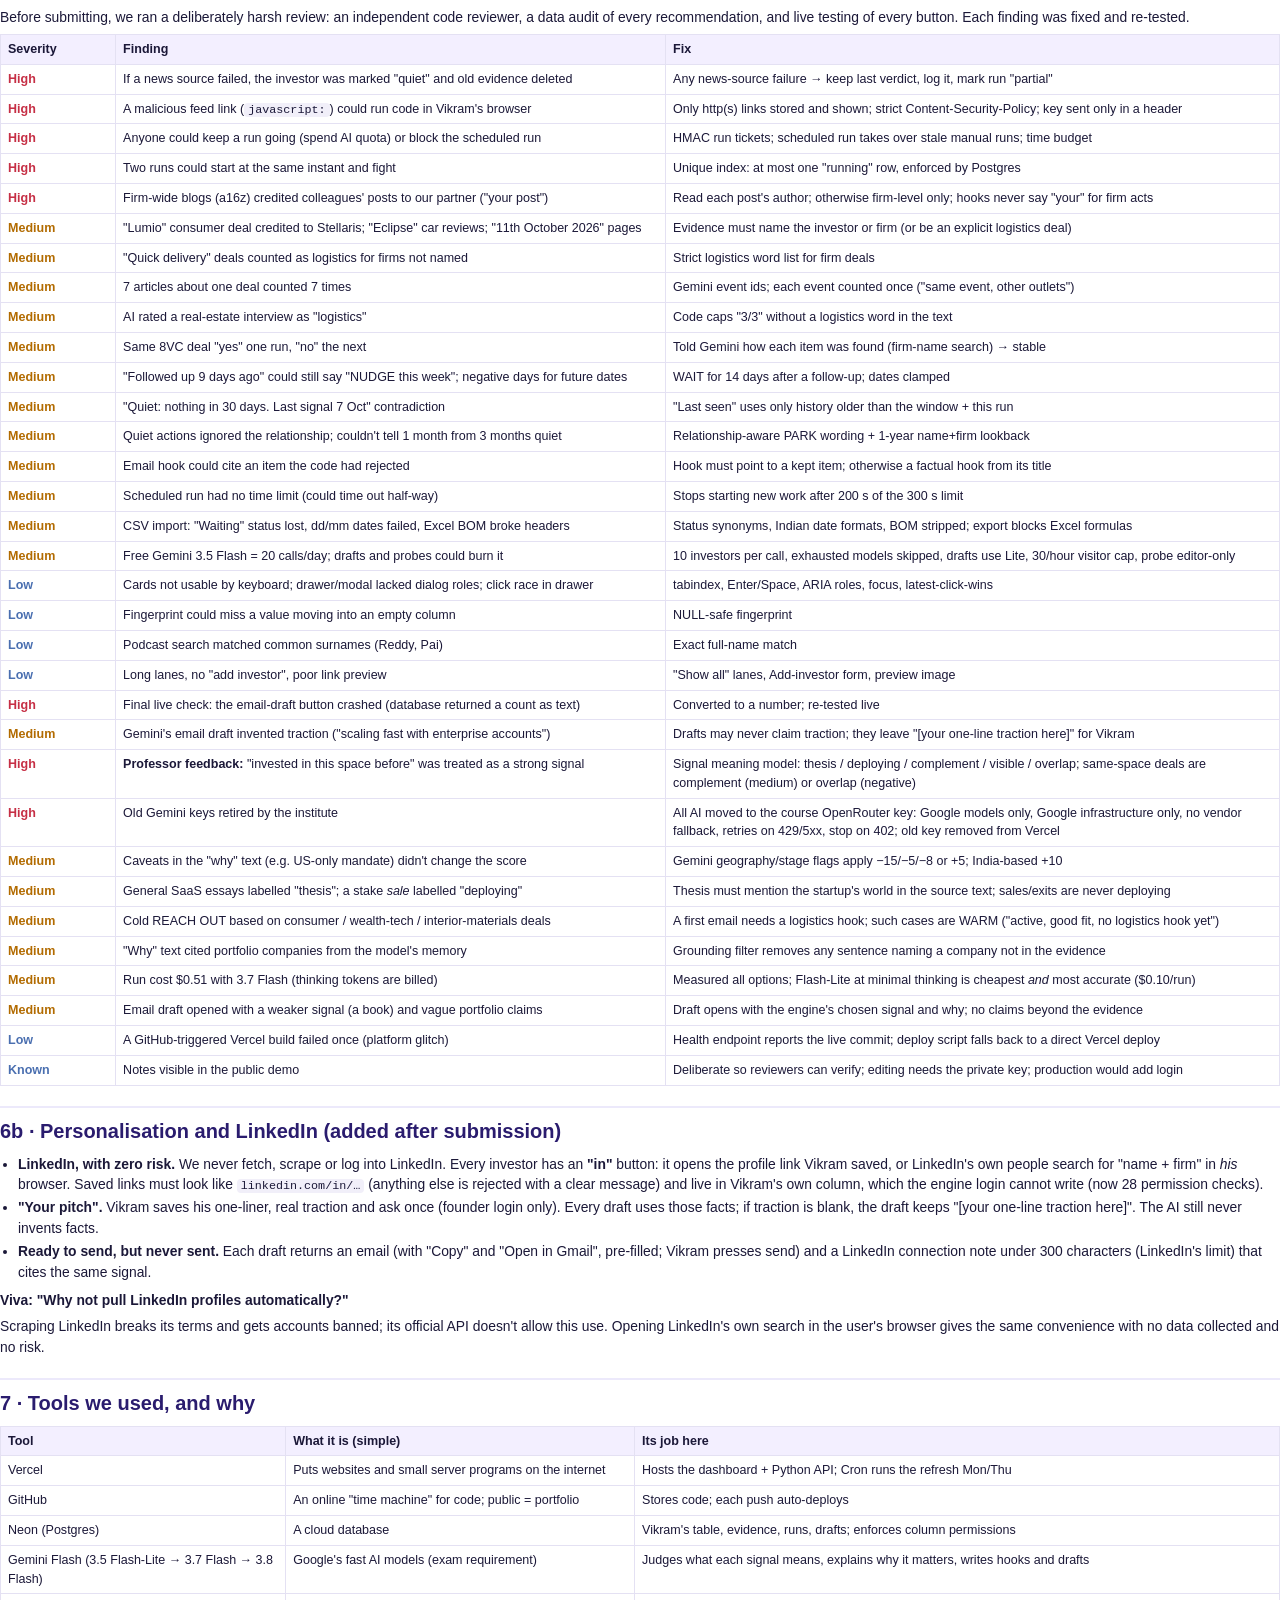
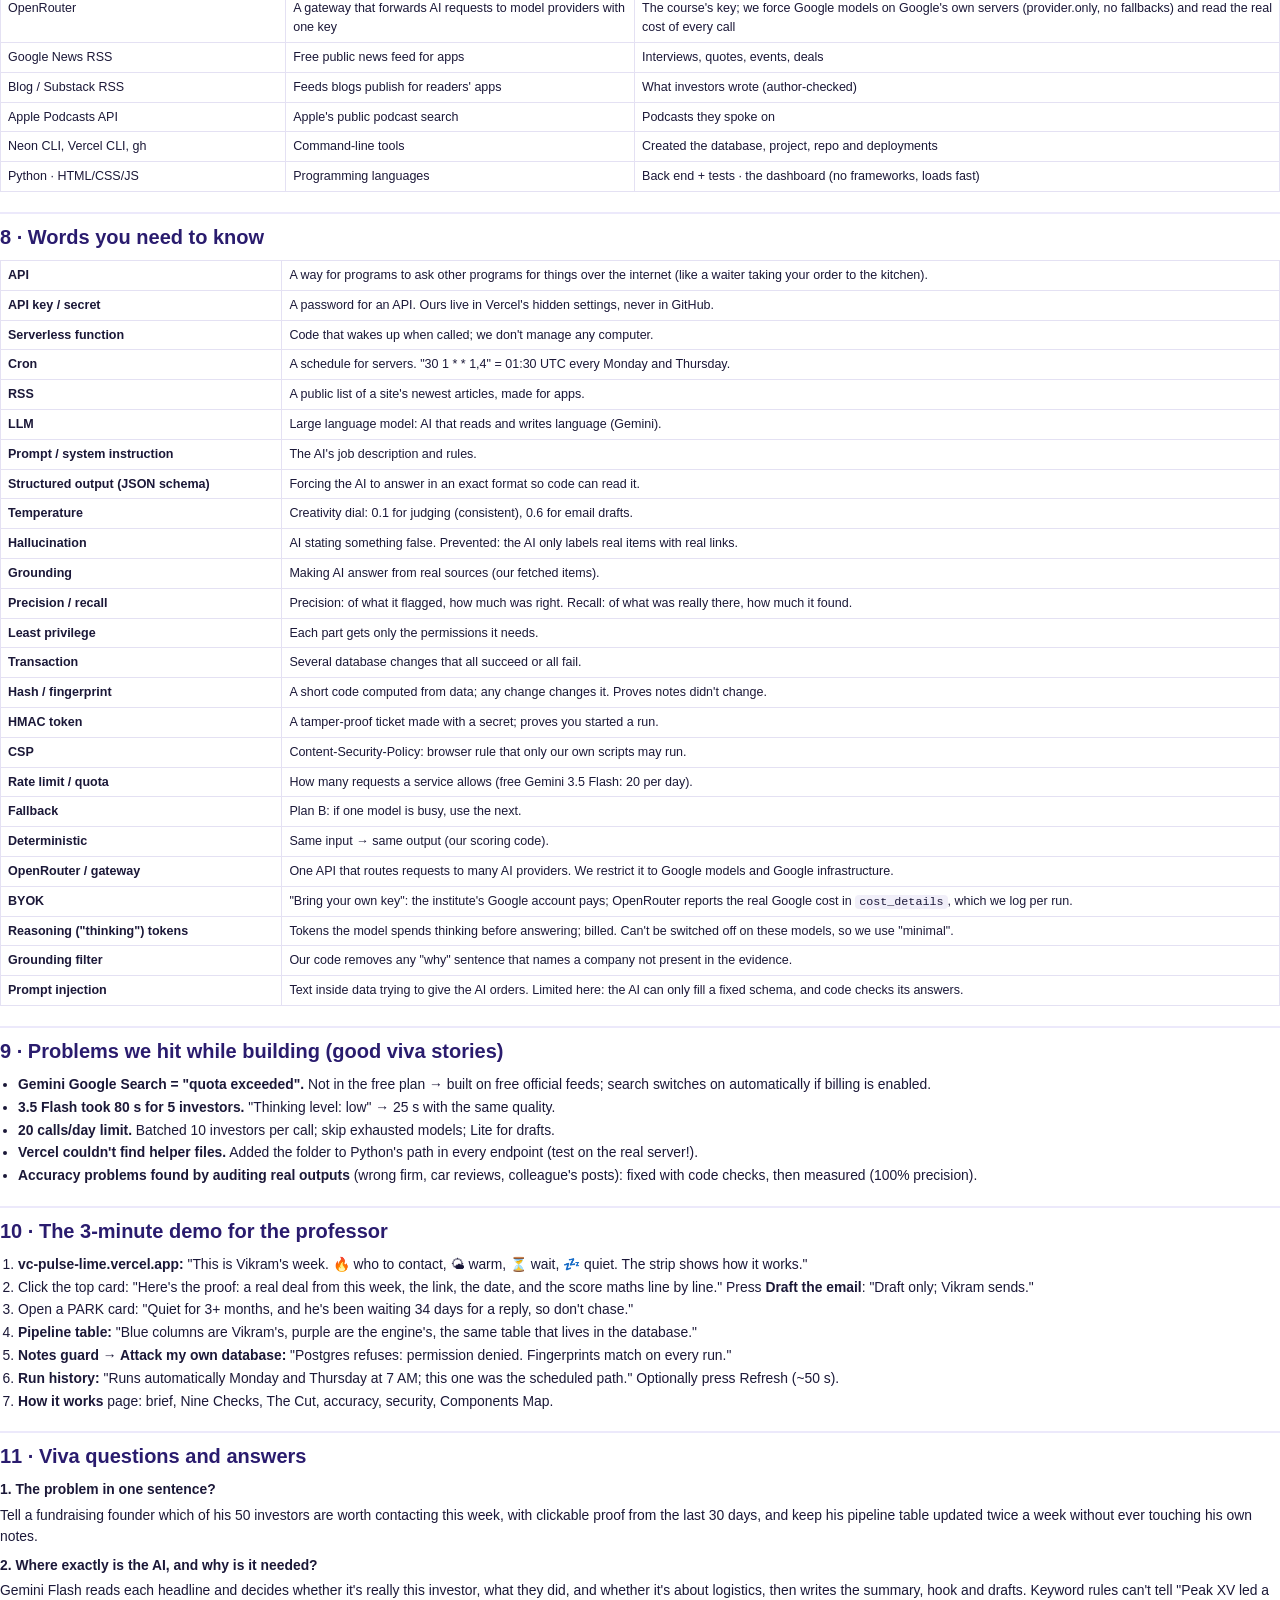
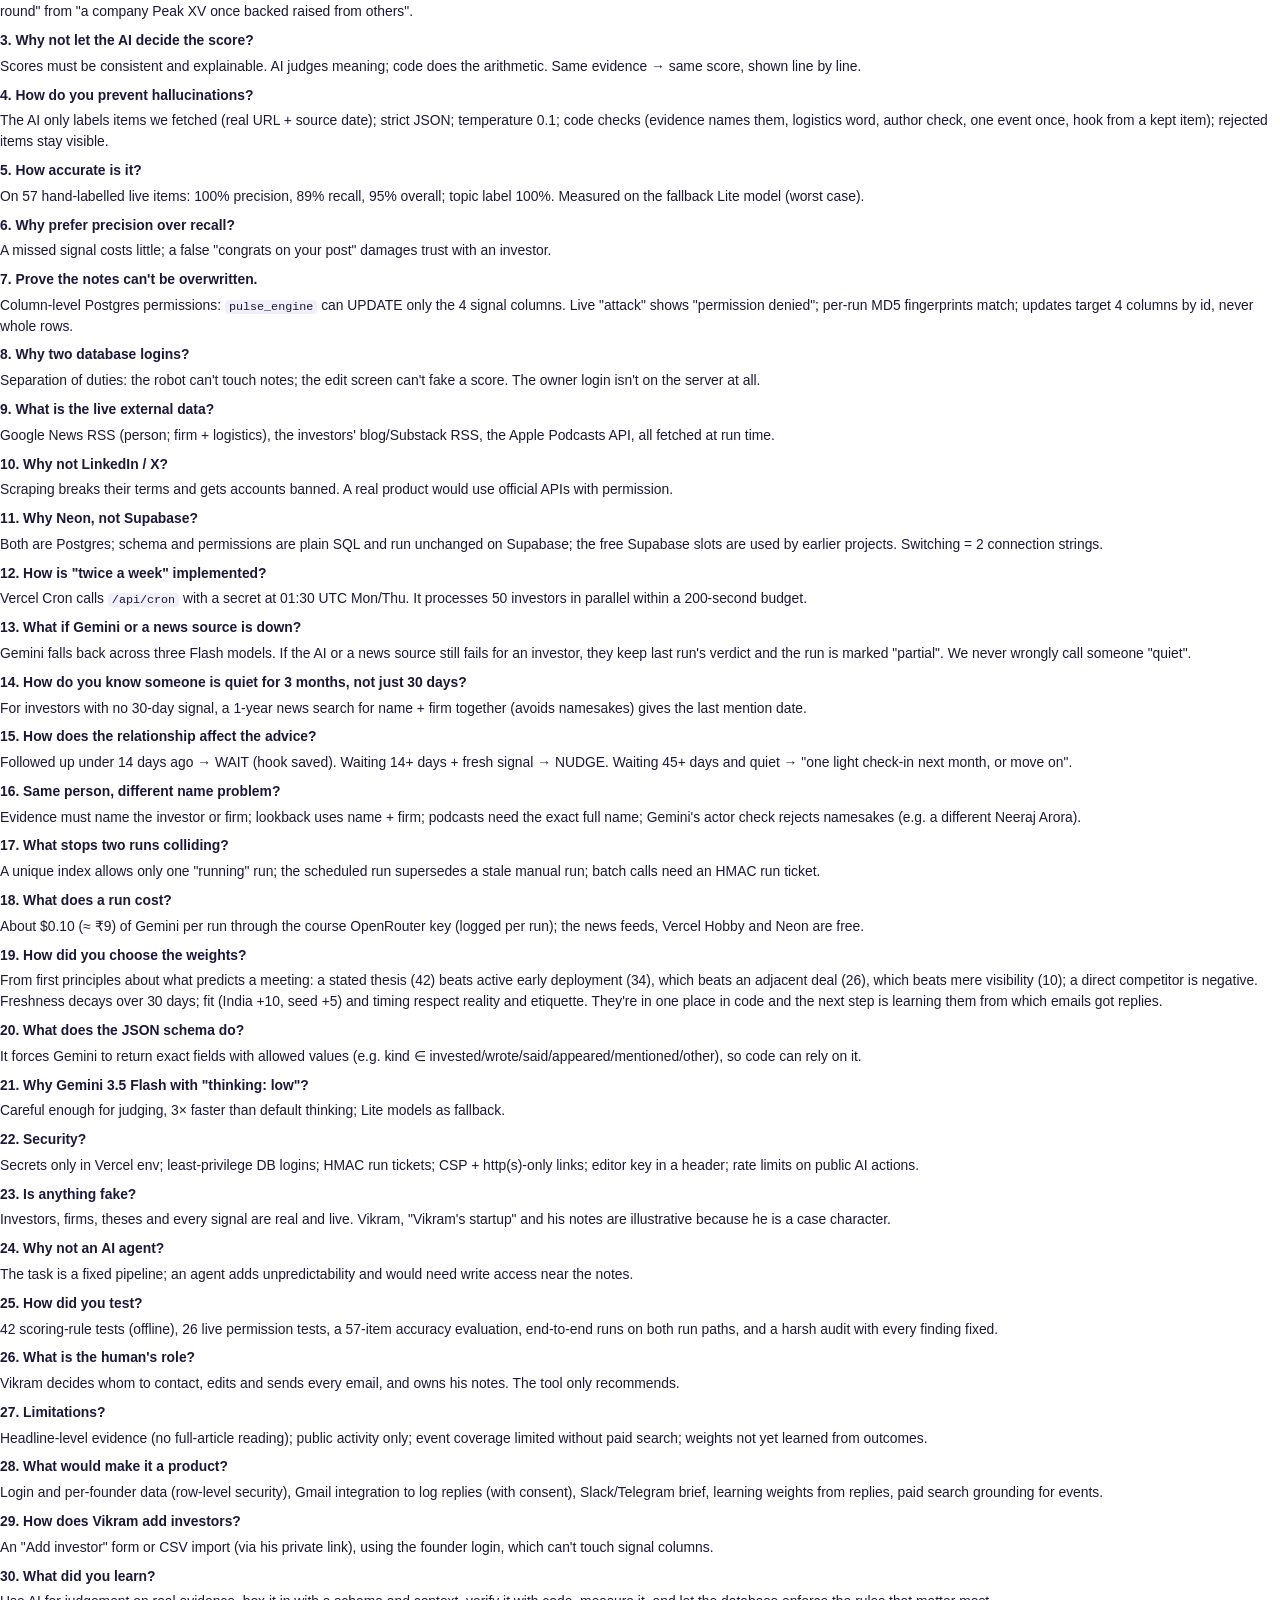
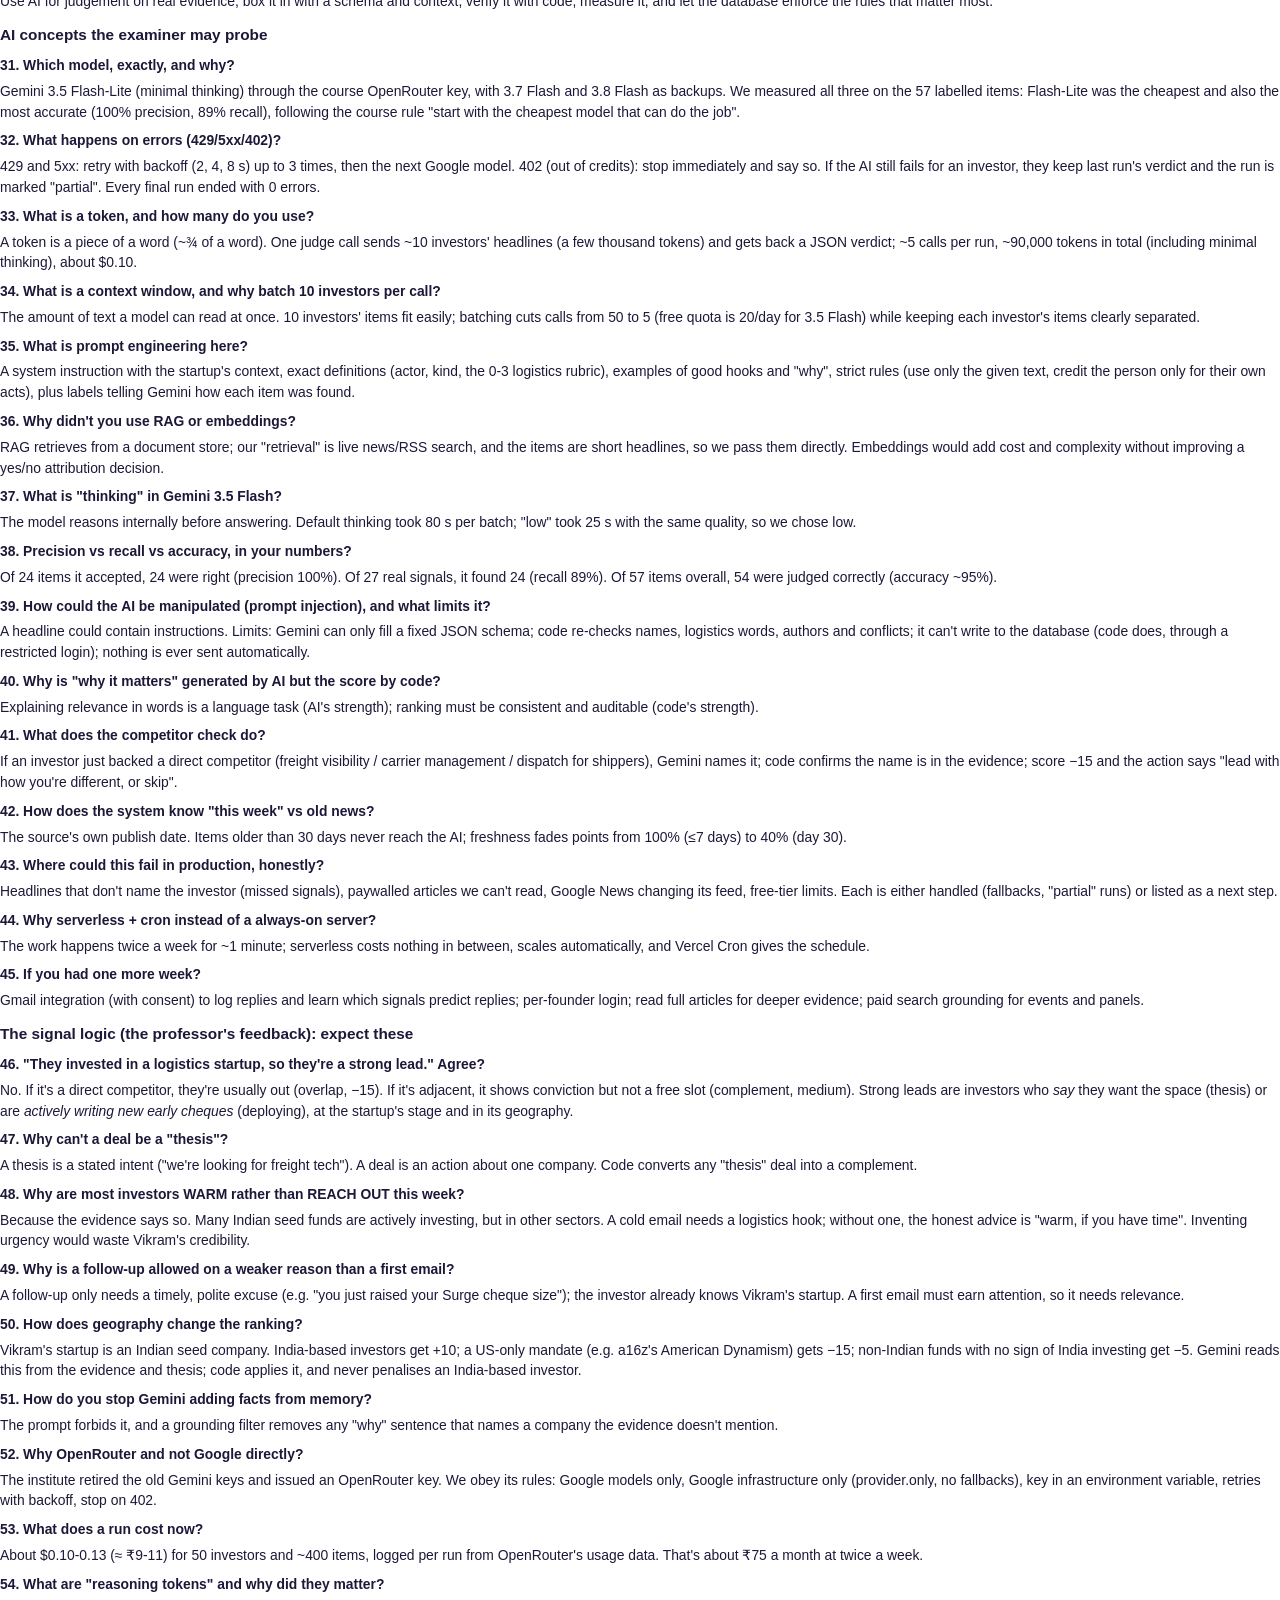
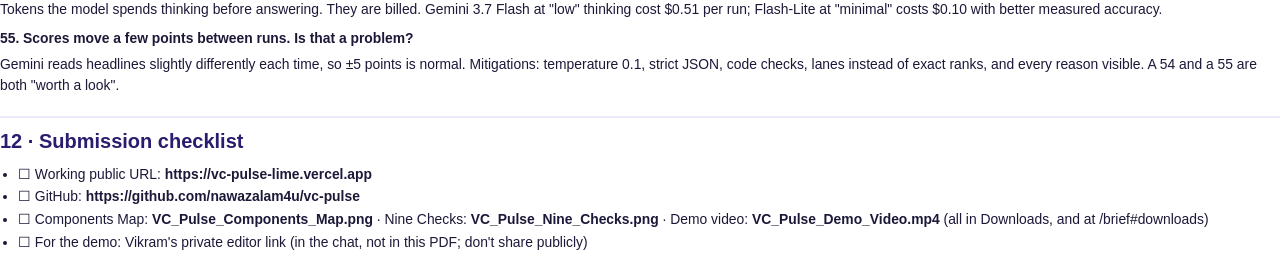
<file: docs/study-guide.html>
<!doctype html>
<html lang="en"><head><meta charset="utf-8"><title>VC Pulse · Study Guide</title>
<style>
  @page { size: A4; margin: 15mm 14mm; }
  body { font: 10.4pt/1.5 -apple-system, "Helvetica Neue", Helvetica, Arial, sans-serif; color: #1b1838; margin: 0; }
  h1 { font-size: 26pt; margin: 0 0 4px; letter-spacing: -.02em; }
  h2 { font-size: 15pt; margin: 20px 0 8px; padding-top: 8px; border-top: 2px solid #ece9fb; color: #2a1c6e; break-after: avoid; }
  h3 { font-size: 11.5pt; margin: 12px 0 4px; break-after: avoid; }
  p { margin: 5px 0; } ul, ol { margin: 4px 0 6px 18px; padding: 0; } li { margin: 2px 0; }
  .cover { background: linear-gradient(135deg, #0f0d2e, #3b25a8 70%, #6d4aff); color: #fff; border-radius: 14px; padding: 26px; margin-bottom: 12px; }
  .cover p { color: #d9d4ff; } .cover a { color: #fff; }
  .links { display: grid; grid-template-columns: 140px 1fr; gap: 3px 10px; font-size: 10pt; margin-top: 12px; }
  .box { border: 1px solid #e4e1f3; border-radius: 10px; padding: 9px 12px; margin: 8px 0; break-inside: avoid; background: #fbfaff; }
  .kid { background: #fff7e0; border-color: #f5d27a; } .ok { background: #e9f8f0; border-color: #a6e0c3; } .warn { background: #fff1ec; border-color: #ffc9b8; }
  table { border-collapse: collapse; width: 100%; font-size: 9.4pt; margin: 6px 0; }
  th, td { border: 1px solid #e4e1f3; padding: 5px 7px; text-align: left; vertical-align: top; }
  th { background: #f3efff; } tr { break-inside: avoid; }
  code { font: 8.8pt ui-monospace, Menlo, monospace; background: #f1eff9; padding: 0 4px; border-radius: 4px; }
  .q { font-weight: 700; margin-top: 8px; break-after: avoid; } .a { margin: 2px 0 0; }
  .tag { display: inline-block; font-size: 8pt; font-weight: 700; padding: 1px 6px; border-radius: 6px; background: #ece9fb; color: #4a2fd0; }
  .sev { font-weight: 700; } .hi { color: #c62f45; } .md { color: #b26b00; } .lo { color: #4a6fb0; }
  .grid2 { display: grid; grid-template-columns: 1fr 1fr; gap: 8px; }
  img { max-width: 100%; border: 1px solid #e4e1f3; border-radius: 10px; }
  .pb { break-before: page; } .small { font-size: 8.8pt; color: #5b5878; }
  .big { font-size: 22pt; font-weight: 700; color: #2a1c6e; line-height: 1; }
  .kpis { display: grid; grid-template-columns: repeat(4, 1fr); gap: 8px; margin: 8px 0; }
  .kpi { border: 1px solid #e4e1f3; border-radius: 10px; padding: 8px 10px; background: #fff; }
</style></head><body>

<div class="cover">
  <div style="font-size:9.5pt;letter-spacing:.08em;text-transform:uppercase;color:#c9b8ff">MESA Cohort C4 · AI and its Applications · Final examination · Problem 10 (high difficulty)</div>
  <h1>VC Pulse: the complete study guide</h1>
  <p>VC Fundraising Pipeline Intelligence for Vikram: the problem, the options we weighed, what we built, how we checked it, and every viva question we could think of. Written for someone new to AI.</p>
  <div class="links">
    <b>Live app</b><a href="https://vc-pulse-lime.vercel.app">https://vc-pulse-lime.vercel.app</a>
    <b>How it works page</b><a href="https://vc-pulse-lime.vercel.app/brief">https://vc-pulse-lime.vercel.app/brief</a>
    <b>GitHub (public)</b><a href="https://github.com/nawazalam4u/vc-pulse">https://github.com/nawazalam4u/vc-pulse</a>
    <b>Files to submit</b><span>Downloads: VC_Pulse_Components_Map.png · VC_Pulse_Nine_Checks.png · VC_Pulse_Demo_Video.mp4 (2:45)</span>
    <b>AI</b><span>Gemini Flash via the course OpenRouter key (Google models + Google infrastructure only)</span>
    <b>Download page</b><a href="https://vc-pulse-lime.vercel.app/brief#downloads">vc-pulse-lime.vercel.app/brief#downloads</a>
  </div>
</div>

<h2>0 · How this is graded, and where each mark is earned</h2>
<table>
<tr><th style="width:24%">Rubric line (weight)</th><th>What the examiner looks for</th><th>Our evidence</th></tr>
<tr><td><b>Components Map (10)</b></td><td>The parts of the system and how they talk to each other</td><td>Swimlane map in the course format: 6 actors (Founder, Scheduler, System, Live data, Gemini, Database) × 6 stages (Trigger → Input → Context → Processing → AI → Output), arrows for every data flow, the human gate visible (section 4)</td></tr>
<tr><td><b>Working Vercel link (10)</b></td><td>Opens, works, has real data at submission</td><td>vc-pulse-lime.vercel.app: 50 real investors, live signals, refreshed twice a week by cron and on demand; every page and endpoint re-tested on 12 Oct</td></tr>
<tr><td><b>Design (10)</b></td><td>Clear, usable, looks professional</td><td>4-step "how it works" strip; 4 action lanes; evidence drawer with "why it matters"; live evidence feed; blue/purple column ownership; keyboard + mobile support; loads in under 1 s</td></tr>
<tr><td><b>Backend logic &amp; build quality (25)</b></td><td>Hard level: multi-step system, tool/API use, backend logic, technical trade-offs, reliability</td><td>8-step pipeline; 5 external sources + Gemini (via the course OpenRouter gateway) + Postgres; signal-meaning model with code-verified AI; least-privilege logins; run lock + HMAC tickets; source/AI failure handling; cron time budget; 23 rule tests + 26 permission tests + accuracy evaluation (100% precision)</td></tr>
<tr><td><b>Demo video (5)</b></td><td>Shows the solution working</td><td>2:45 narrated walkthrough of the live app, including a real refresh, the evidence, the email draft and the database refusing to overwrite notes</td></tr>
<tr><td><b>Viva (40)</b></td><td>You understand and can defend every decision</td><td>This guide: the problem, the options we rejected, every safeguard, the maths, the accuracy numbers, 45 practice questions</td></tr>
</table>

<h3>The professor's five requirements → proof</h3>
<table>
<tr><th style="width:28%">Requirement</th><th>How VC Pulse meets it</th><th style="width:26%">Show it in the demo</th></tr>
<tr><td><b>1. Real information</b>: actual investor activity from the past 30 days, not fictional examples</td><td>50 real, verified investors. Signals come only from live public sources (Google News RSS, their blog/Substack RSS, Apple Podcasts); each keeps its real URL and the source's own date; anything older than 30 days is dropped; the evidence must name the investor.</td><td>"Latest live evidence" feed and the evidence list in any drawer: click a link</td></tr>
<tr><td><b>2. Intelligent analysis</b>: Gemini Flash explains why a signal matters to the founder</td><td>Gemini Flash decides what each signal MEANS for Vikram's startup (🎯 thesis, 🚀 deploying, 🤝 complement, 👀 visible, ⚠️ overlap), writes an honest "Why it matters for Vikram" that states what the signal does and doesn't prove (with caveats such as "US-only mandate" or "consumer deal, not logistics"), flags geography/stage fit and direct competitors, and writes the hook and email draft.</td><td>💡 "Why it matters for Vikram" box in the drawer and on hot/warm cards</td></tr>
<tr><td><b>3. Useful recommendations</b>: prioritised by relevant evidence, not random scores</td><td>Score = signal meaning × topic fit × who acted × freshness, plus thesis fit, India/seed fit (Gemini's caveats change the score) and timing from Vikram's own status; shown line by line. A cold REACH OUT needs a logistics hook; a NUDGE needs a timely one. 42 rule tests.</td><td>"🧮 Why 59/100" box in the drawer</td></tr>
<tr><td><b>4. Safe database updates</b>: only the 4 signal fields change</td><td>Postgres column privileges: the engine login can update only last_signal_date, signal_summary, follow_up_score, recommended_action; MD5 fingerprint before/after every run; 26 permission tests.</td><td>Notes guard tab → "Attack my own database"</td></tr>
<tr><td><b>5. A working application</b>: Vercel URL, GitHub repo, Components Map</td><td>Live URL, public repo with auto-deploy, swimlane Components Map PNG, Nine Checks PNG, demo video, all downloadable from /brief#downloads.</td><td>Open the link; /brief#downloads</td></tr>
</table>

<h2 class="pb">1 · The problem, in plain words</h2>
<div class="box kid"><b>For a 15-year-old:</b> Vikram started a company that makes software for trucking and delivery businesses. To grow, he needs money from investors called VCs (venture capitalists). He has a list of 50 of them. Writing to an investor is like asking someone to join your team: if you ask when they're already thinking about your topic (they just wrote about trucks, or just invested in a delivery company), they're far more likely to say yes. If you ask someone who has been silent for three months, you're probably wasting your time.<br><br>
Vikram's list tells him <b>who</b> the investors are and <b>when he last spoke to them</b>. It doesn't tell him <b>who is "warm" right now</b>. Finding that out means searching the internet for 50 people, twice a week. Nobody has time for that, so he guesses.<br><br>
<b>Our job:</b> build a robot that does that searching twice a week, reads everything, decides who is warm and why (with proof he can click), tells him who is quiet, and writes the answer into his list. The robot must <b>never</b> scribble over his own private notes.</div>

<h3>What exactly has to happen (from the brief)</h3>
<ol>
  <li>Twice a week, before Vikram starts work, check all 50 investors.</li>
  <li>Use <b>observable</b> signals from the <b>last 30 days</b>: something they <b>wrote</b>, <b>said</b> in an interview, <b>invested</b> in, or <b>appeared</b> at.</li>
  <li>Say who is worth contacting <b>this week, and why</b>. Not a hunch.</li>
  <li>Also say who is <b>quiet</b>, so he knows where <b>not</b> to spend energy.</li>
  <li>Update his table each run, so it is <b>already up to date</b> when he opens it.</li>
  <li>Update <b>only</b> 4 columns (last signal date, signal summary, follow-up score, recommended action). His contact history and notes must stay <b>untouched</b>.</li>
  <li>Exam rules: live external data; working with data at submission; <b>Gemini Flash</b> only (no Claude API); deployed on <b>Vercel</b>; submit URL + GitHub + Components Map.</li>
</ol>

<h3>Requirement → how VC Pulse meets it</h3>
<table>
<tr><th>Brief says</th><th>VC Pulse</th></tr>
<tr><td>Twice a week, before work</td><td>Vercel Cron, Mon + Thu 07:00 IST (within the hour on the free plan), plus a Refresh button</td></tr>
<tr><td>Observable signal, past 30 days</td><td>Every signal has a source link + the source's own date; older items are dropped before the AI sees them</td></tr>
<tr><td>Wrote / said / invested / appeared</td><td>Gemini labels each item with exactly these kinds (plus "in the news")</td></tr>
<tr><td>Who to reach out to this week, and why</td><td>Score 0-100 + action (REACH OUT / NUDGE / WARM / WAIT / LOW / PARK) + one-line reason + clickable evidence + email draft</td></tr>
<tr><td>Who is quiet</td><td>PARK, worded by how long they've been quiet (1-year lookback: "quiet for 3+ months since 25 May") and by the relationship ("waiting 60 days too: one light check-in next month, or move on")</td></tr>
<tr><td>Table reflects current state each run</td><td>Each run rewrites the 4 signal columns for every row from that run's evidence; the dashboard <i>is</i> that table</td></tr>
<tr><td>Never overwrite notes / contact history</td><td>Postgres column permissions: the engine login physically can't write them; fingerprint proof per run; live "attack" demo</td></tr>
<tr><td>"Supabase table"</td><td>Neon Postgres (Supabase is also Postgres; same SQL and permissions; switch = 2 connection strings). Reason: the free Supabase slots are used by earlier portfolio apps</td></tr>
</table>

<h2 class="pb">2 · Possible solutions we considered (and why we chose this one)</h2>
<table>
<tr><th style="width:20%">Option</th><th style="width:30%">How it would work</th><th>Why we didn't choose it / what would go wrong</th></tr>
<tr><td><b>A. Google Alerts + spreadsheet</b></td><td>50 alerts emailed to Vikram; he reads them and updates the sheet</td><td>Still manual; no ranking, no "why", no relationship timing; 50 alerts flood the inbox; nothing updates the table. Doesn't meet "already up to date".</td></tr>
<tr><td><b>B. No-code automation (Zapier/Make)</b></td><td>RSS → AI step → Google Sheet row</td><td>Fast to start, but row-update steps typically rewrite whole rows, which risks overwriting notes (the critical rule). Hard to enforce "only 4 columns", to test, to explain the score, or to add guardrails. Paid per task.</td></tr>
<tr><td><b>C. Scrape LinkedIn / X</b></td><td>Pull each VC's posts directly</td><td>Richest signal, but against their terms; accounts get banned; brittle (pages change). Ethically and legally weak for a graded project.</td></tr>
<tr><td><b>D. Paid data (Crunchbase / PitchBook APIs)</b></td><td>Structured deals and people data</td><td>Expensive, needs approval; covers deals but not "wrote / said / appeared"; not "live" in the way news is.</td></tr>
<tr><td><b>E. "Ask the AI" only (Gemini + Google Search for each VC)</b></td><td>One prompt per VC: "what did they do in 30 days?"</td><td>Simplest, but (1) Google Search grounding isn't in the free Gemini plan, (2) the AI may invent dates or links (hallucination), (3) scores would change run to run and be unexplainable. Hard to defend in a viva.</td></tr>
<tr><td><b>F. Autonomous AI agent (LangChain-style)</b></td><td>An agent browses, decides and writes to the database</td><td>Over-engineered; unpredictable; slow; an agent with write access could touch the notes. The task is a fixed pipeline, not an open-ended one.</td></tr>
<tr><td style="background:#e9f8f0"><b>✔ G. Our hybrid pipeline</b></td><td style="background:#e9f8f0">Official public feeds → Gemini Flash <i>judges</i> each real item (strict JSON) → code <i>checks</i> the AI and <i>calculates</i> the score → database permissions guard the notes</td><td style="background:#e9f8f0">Live, free, legal; every claim has a link; same evidence = same score; the critical rule is enforced by Postgres, not by trust; testable (42 rule tests, 26 permission tests, a 57-item accuracy evaluation); cheap enough to run forever.</td></tr>
</table>
<div class="box"><b>One-line answer for the viva:</b> "AI is good at reading and judging meaning, bad at being consistent and honest about facts. So we let Gemini do only the judging, on real evidence we fetched, and let code and the database handle facts, maths and safety."</div>

<h2>3 · The Nine Checks</h2>
<img src="nine-checks.png" alt="Nine Checks">
<p class="small">Kill switches (01-03): if any fails, don't build. Sizing (04, 05, 08): is it worth it? Boundary (06, 07, 09): where must humans stay in charge? <b>The Cut</b> is what we deliberately left to Vikram.</p>

<h2 class="pb">4 · Components Map and how one run works</h2>
<img src="components-map.png" alt="Components map">
<ol>
  <li><b>Trigger:</b> Vercel Cron (Mon + Thu 01:30 UTC = 07:00 IST) or the Refresh button. Only one run at a time (a unique index in the database); the scheduled run always wins over a half-finished manual one.</li>
  <li><b>Input:</b> the 50 rows of Vikram's table in Neon.</li>
  <li><b>Context (live):</b> for each investor, in parallel: Google News for the person; Google News for the firm + logistics words (deals); the blog/Substack feed on file; Apple Podcasts. Only items with a real http(s) link and a source date in the last 30 days. Each source keeps its own share, so a strong older deal isn't crowded out.</li>
  <li><b>AI (Gemini Flash):</b> 10 investors per call, strict JSON schema, temperature 0.1. For each item: actor (person / firm / not them), kind, logistics fit 0-3, event id, summary; per investor: overall summary and email hook (with the item it's based on).</li>
  <li><b>Code checks the AI:</b> the text must name the investor (or, for a deal, name the firm or be explicitly about logistics); "3/3 logistics" needs a logistics word in the text; blog posts count for the partner only if they're the author; one real-world event counts once; the hook must come from a kept item.</li>
  <li><b>Rules (code):</b> score and action from fixed weights plus Vikram's status and last-contact date (read-only). For quiet investors: a 1-year lookback of news naming them with their firm.</li>
  <li><b>Output:</b> one targeted UPDATE of the 4 signal columns per investor through the restricted <code>pulse_engine</code> login. Evidence, score changes and the run log go to separate tables. A fingerprint of Vikram's columns is taken before and after.</li>
  <li><b>Human gate:</b> Vikram reviews, clicks the evidence, asks Gemini for a draft, edits and sends it himself, and updates his own columns.</li>
</ol>

<h3>Why "they invested in logistics before" is NOT a strong signal (first principles)</h3>
<div class="box warn"><b>The professor's challenge:</b> if an investor already backed an EV startup, why would they back another one? Usually they won't: a fund rarely funds two companies that compete, and one deal uses up the "slot" for that category. So a same-space investment alone proves interest, not intent.</div>
<table>
<tr><th style="width:24%">What we ask instead</th><th style="width:9%">Weight</th><th>Why it predicts a meeting</th><th style="width:22%">Code check</th></tr>
<tr><td>🎯 <b>Thesis:</b> did they <i>say or write</i> they want logistics / supply-chain / transport software?</td><td>42</td><td>An open invitation: they are looking for more deals like Vikram's startup</td><td>Must be words, not a deal; the source text must mention logistics, supply chain, mobility or industry</td></tr>
<tr><td>🚀 <b>Deploying:</b> are they writing <i>new early cheques now</i> (new fund, bigger seed cheques, new cohort)?</td><td>34</td><td>Allocation is open at the startup's stage; counts fully only if in or near logistics</td><td>Stake sales / exits are never deploying</td></tr>
<tr><td>🤝 <b>Complement:</b> did they back an adjacent, <i>non-competing</i> company?</td><td>26</td><td>Conviction in the sector plus a partnership or warm-intro angle; not proof of a new slot</td><td>-</td></tr>
<tr><td>👀 <b>Visible:</b> are they active on other topics?</td><td>10</td><td>Reachable this week, nothing more</td><td>General SaaS/AI writing is downgraded to this</td></tr>
<tr><td>⚠️ <b>Overlap:</b> did they back a <i>direct competitor</i>?</td><td>0 and −15</td><td>Usually a no: they won't fund a portfolio company's rival</td><td>Must be an investment naming the competitor</td></tr>
</table>
<p>Two more first-principles rules: <b>fit beats fame</b> (India-based +10, seed/early +5, US-only −15, India appetite unclear −5, later-stage −8, from Gemini's own caveats) and <b>a cold email needs an on-topic reason</b> (REACH OUT requires a logistics hook; "actively investing in other sectors" stays WARM), while <b>a follow-up only needs a timely reason</b> (NUDGE can use "you just expanded your seed programme").</p>

<h3>Worked example: Rajan Anandan (Peak XV) = 54 → WARM (12 Oct, live)</h3>
<table>
<tr><th>Step</th><th>Value</th></tr>
<tr><td>Best evidence</td><td>"Peak XV Selects 18 Startups for Latest Surge Cohort, Raises Investment Cap to $5 Mn" (30 Sep)</td></tr>
<tr><td>Gemini's reading</td><td>actor firm · kind invested · meaning 🚀 deploying · topic fit 1 (startups broadly, not logistics) · geography match · stage match</td></tr>
<tr><td>Signal points</td><td>34 (deploying) × 0.6 (general topic) × 0.85 (firm) × 0.87 (12 days old) = 15.1; plus 40% / 20% of two 👀 visible items (his book and a TV interview) → strength <b>21</b></td></tr>
<tr><td>Fit</td><td>thesis covers B2B software <b>+8</b> · India-based <b>+10</b> · invests at seed/early <b>+5</b></td></tr>
<tr><td>Timing</td><td>Vikram pitched him 29 days ago and is waiting + fresh signal → natural nudge <b>+10</b></td></tr>
<tr><td>Total → action</td><td>21 + 8 + 10 + 5 + 10 = <b>54</b>: one point below NUDGE (55) → <b>WARM</b>. Honest: Surge proves Peak XV is writing seed cheques in India, not that it wants logistics specifically.</td></tr>
</table>
<p class="small">Runs can differ by a few points (Gemini reads headlines slightly differently each time; earlier the same evidence scored 60 → NUDGE). That's why the board groups investors into lanes rather than treating 54 vs 55 as meaningful, and why every reason is shown.</p>

<h3>What Gemini Flash writes for every investor (the "intelligent analysis")</h3>
<table>
<tr><th>Field</th><th>Example (live, 12 Oct)</th><th>Checked by code?</th></tr>
<tr><td>Per item: actor, kind, <b>meaning</b>, logistics fit, event, summary</td><td>firm · invested · 🚀 deploying · 1/3 · peakxv-surge-cohort · "Peak XV selected 18 startups and raised the Surge cap to $5M"</td><td>Yes: names them, author, sale ≠ deploying, thesis must be on-topic, 1 event = 1</td></tr>
<tr><td>Per investor: geography fit, stage fit</td><td>Peak XV: match / match · a16z (American Dynamism): mismatch / unclear</td><td>India-based investors are never penalised; flags change the score</td></tr>
<tr><td>What they did (overall)</td><td>"8VC led Gallatin AI's $50M Series A on 9 Oct to digitize logistics."</td><td>Only kept items are summarised</td></tr>
<tr><td><b>Why it matters for Vikram</b></td><td>"Point Nine just backed Procuros, an AI-native supply chain platform: proof of appetite for supply-chain SaaS at early stage, and Procuros is a complement, not a rival. Caveat: Europe-focused fund."</td><td>Grounding filter removes any sentence naming a company not in the evidence</td></tr>
<tr><td>Hook (email opener)</td><td>"Saw Peak XV raise Surge checks to $5M on 30 Sep."</td><td>Must come from a kept item; never "your" for a firm act</td></tr>
<tr><td>Competitor conflict</td><td>(none this week) If they just backed a direct competitor: −15 and "lead with how you're different, or skip"</td><td>The competitor must be named in kept evidence</td></tr>
<tr><td>Email draft (on click)</td><td>Cites the real signal; leaves "[your one-line traction here]"</td><td>Never sent; never invents traction</td></tr>
</table>

<h3>All the actions</h3>
<table>
<tr><th>Action</th><th>When</th><th>Meaning for Vikram</th></tr>
<tr><td>🔥 REACH OUT</td><td>score ≥ 55, not contacted yet</td><td>Write this week, using the hook</td></tr>
<tr><td>🔥 NUDGE</td><td>score ≥ 55, waiting 14+ days for a reply</td><td>A real reason for a polite follow-up</td></tr>
<tr><td>🌤 WARM</td><td>35-54</td><td>Active; worth it if you have time</td></tr>
<tr><td>⏳ WAIT</td><td>followed up less than 14 days ago</td><td>Don't pester; the hook is saved for when the wait is over</td></tr>
<tr><td>· LOW</td><td>weak, old or off-topic activity</td><td>Busy, but not with your space</td></tr>
<tr><td>💤 PARK</td><td>no qualifying signal in 30 days</td><td>Quiet; worded by how long (3+ months?) and by the relationship</td></tr>
</table>

<h2 class="pb">5 · How do we know it works? (accuracy, tests, runs)</h2>
<div class="kpis">
  <div class="kpi"><div class="big">100%</div>precision: no false claims about who did what (57 hand-labelled items)</div>
  <div class="kpi"><div class="big">85-89%</div>recall across repeated runs (23-24 of 27 real signals); misses are headlines that don't name the investor</div>
  <div class="kpi"><div class="big">80/80</div>automated tests pass (43 scoring rules + 9 input rules + 28 database permissions)</div>
  <div class="kpi"><div class="big">0</div>errors in the final live runs; notes fingerprint identical before and after every run</div>
</div>
<h3>Choosing the model with data (cheapest that does the job)</h3>
<table>
<tr><th>Model (via OpenRouter, Google infrastructure)</th><th>Thinking</th><th>Precision</th><th>Recall</th><th>Accuracy</th><th>Cost for 57 items</th></tr>
<tr><td>Gemini 3.7 Flash</td><td>low</td><td>96%</td><td>85%</td><td>91%</td><td>$0.063</td></tr>
<tr><td>Gemini 3.7 Flash</td><td>minimal</td><td>100%</td><td>85%</td><td>93%</td><td>$0.031</td></tr>
<tr><td style="background:#e9f8f0"><b>Gemini 3.5 Flash-Lite (chosen)</b></td><td style="background:#e9f8f0">minimal</td><td style="background:#e9f8f0"><b>100%</b></td><td style="background:#e9f8f0"><b>89%</b></td><td style="background:#e9f8f0"><b>95%</b></td><td style="background:#e9f8f0"><b>$0.013</b></td></tr>
</table>
<p>A full live run (50 investors, ~400 items) now takes ~40 seconds and costs ~$0.10-0.13 (≈ ₹9-11), down from $0.51 with Gemini 3.7 Flash at low thinking. 3.7 Flash and 3.8 Flash stay as automatic backups.</p>
<p><b>How the accuracy test works:</b> we took 57 real items from the live pipeline and labelled each by hand (is it really about this investor or their firm? is it about logistics?). Then we ran them through Gemini plus our code checks (<code>tests/eval_judge.py</code>) and compared. The topic label was 100% right on the correct items. Measured on 12 Oct with the final settings (Gemini 3.5 Flash-Lite via OpenRouter, minimal thinking).</p>
<p><b>Why precision over recall:</b> a missed signal costs Vikram a little; a wrong one ("congrats on your post" when a colleague wrote it) could embarrass him in front of an investor. So the rules are strict on purpose.</p>
<p><b>Live runs:</b> all 50 investors in 40-60 seconds; ~400 public items checked per run; ~60-80 kept as real signals; both the Refresh path and the scheduled cron path tested on the real server.</p>

<h2>6 · The professor's audit: what we found and fixed</h2>
<p>Before submitting, we ran a deliberately harsh review: an independent code reviewer, a data audit of every recommendation, and live testing of every button. Each finding was fixed and re-tested.</p>
<table>
<tr><th style="width:9%">Severity</th><th style="width:43%">Finding</th><th>Fix</th></tr>
<tr><td class="sev hi">High</td><td>If a news source failed, the investor was marked "quiet" and old evidence deleted</td><td>Any news-source failure → keep last verdict, log it, mark run "partial"</td></tr>
<tr><td class="sev hi">High</td><td>A malicious feed link (<code>javascript:</code>) could run code in Vikram's browser</td><td>Only http(s) links stored and shown; strict Content-Security-Policy; key sent only in a header</td></tr>
<tr><td class="sev hi">High</td><td>Anyone could keep a run going (spend AI quota) or block the scheduled run</td><td>HMAC run tickets; scheduled run takes over stale manual runs; time budget</td></tr>
<tr><td class="sev hi">High</td><td>Two runs could start at the same instant and fight</td><td>Unique index: at most one "running" row, enforced by Postgres</td></tr>
<tr><td class="sev hi">High</td><td>Firm-wide blogs (a16z) credited colleagues' posts to our partner ("your post")</td><td>Read each post's author; otherwise firm-level only; hooks never say "your" for firm acts</td></tr>
<tr><td class="sev md">Medium</td><td>"Lumio" consumer deal credited to Stellaris; "Eclipse" car reviews; "11th October 2026" pages</td><td>Evidence must name the investor or firm (or be an explicit logistics deal)</td></tr>
<tr><td class="sev md">Medium</td><td>"Quick delivery" deals counted as logistics for firms not named</td><td>Strict logistics word list for firm deals</td></tr>
<tr><td class="sev md">Medium</td><td>7 articles about one deal counted 7 times</td><td>Gemini event ids; each event counted once ("same event, other outlets")</td></tr>
<tr><td class="sev md">Medium</td><td>AI rated a real-estate interview as "logistics"</td><td>Code caps "3/3" without a logistics word in the text</td></tr>
<tr><td class="sev md">Medium</td><td>Same 8VC deal "yes" one run, "no" the next</td><td>Told Gemini how each item was found (firm-name search) → stable</td></tr>
<tr><td class="sev md">Medium</td><td>"Followed up 9 days ago" could still say "NUDGE this week"; negative days for future dates</td><td>WAIT for 14 days after a follow-up; dates clamped</td></tr>
<tr><td class="sev md">Medium</td><td>"Quiet: nothing in 30 days. Last signal 7 Oct" contradiction</td><td>"Last seen" uses only history older than the window + this run</td></tr>
<tr><td class="sev md">Medium</td><td>Quiet actions ignored the relationship; couldn't tell 1 month from 3 months quiet</td><td>Relationship-aware PARK wording + 1-year name+firm lookback</td></tr>
<tr><td class="sev md">Medium</td><td>Email hook could cite an item the code had rejected</td><td>Hook must point to a kept item; otherwise a factual hook from its title</td></tr>
<tr><td class="sev md">Medium</td><td>Scheduled run had no time limit (could time out half-way)</td><td>Stops starting new work after 200 s of the 300 s limit</td></tr>
<tr><td class="sev md">Medium</td><td>CSV import: "Waiting" status lost, dd/mm dates failed, Excel BOM broke headers</td><td>Status synonyms, Indian date formats, BOM stripped; export blocks Excel formulas</td></tr>
<tr><td class="sev md">Medium</td><td>Free Gemini 3.5 Flash = 20 calls/day; drafts and probes could burn it</td><td>10 investors per call, exhausted models skipped, drafts use Lite, 30/hour visitor cap, probe editor-only</td></tr>
<tr><td class="sev lo">Low</td><td>Cards not usable by keyboard; drawer/modal lacked dialog roles; click race in drawer</td><td>tabindex, Enter/Space, ARIA roles, focus, latest-click-wins</td></tr>
<tr><td class="sev lo">Low</td><td>Fingerprint could miss a value moving into an empty column</td><td>NULL-safe fingerprint</td></tr>
<tr><td class="sev lo">Low</td><td>Podcast search matched common surnames (Reddy, Pai)</td><td>Exact full-name match</td></tr>
<tr><td class="sev lo">Low</td><td>Long lanes, no "add investor", poor link preview</td><td>"Show all" lanes, Add-investor form, preview image</td></tr>
<tr><td class="sev hi">High</td><td>Final live check: the email-draft button crashed (database returned a count as text)</td><td>Converted to a number; re-tested live</td></tr>
<tr><td class="sev md">Medium</td><td>Gemini's email draft invented traction ("scaling fast with enterprise accounts")</td><td>Drafts may never claim traction; they leave "[your one-line traction here]" for Vikram</td></tr>
<tr><td class="sev hi">High</td><td><b>Professor feedback:</b> "invested in this space before" was treated as a strong signal</td><td>Signal meaning model: thesis / deploying / complement / visible / overlap; same-space deals are complement (medium) or overlap (negative)</td></tr>
<tr><td class="sev hi">High</td><td>Old Gemini keys retired by the institute</td><td>All AI moved to the course OpenRouter key: Google models only, Google infrastructure only, no vendor fallback, retries on 429/5xx, stop on 402; old key removed from Vercel</td></tr>
<tr><td class="sev md">Medium</td><td>Caveats in the "why" text (e.g. US-only mandate) didn't change the score</td><td>Gemini geography/stage flags apply −15/−5/−8 or +5; India-based +10</td></tr>
<tr><td class="sev md">Medium</td><td>General SaaS essays labelled "thesis"; a stake <i>sale</i> labelled "deploying"</td><td>Thesis must mention the startup's world in the source text; sales/exits are never deploying</td></tr>
<tr><td class="sev md">Medium</td><td>Cold REACH OUT based on consumer / wealth-tech / interior-materials deals</td><td>A first email needs a logistics hook; such cases are WARM ("active, good fit, no logistics hook yet")</td></tr>
<tr><td class="sev md">Medium</td><td>"Why" text cited portfolio companies from the model's memory</td><td>Grounding filter removes any sentence naming a company not in the evidence</td></tr>
<tr><td class="sev md">Medium</td><td>Run cost $0.51 with 3.7 Flash (thinking tokens are billed)</td><td>Measured all options; Flash-Lite at minimal thinking is cheapest <i>and</i> most accurate ($0.10/run)</td></tr>
<tr><td class="sev md">Medium</td><td>Email draft opened with a weaker signal (a book) and vague portfolio claims</td><td>Draft opens with the engine's chosen signal and why; no claims beyond the evidence</td></tr>
<tr><td class="sev lo">Low</td><td>A GitHub-triggered Vercel build failed once (platform glitch)</td><td>Health endpoint reports the live commit; deploy script falls back to a direct Vercel deploy</td></tr>
<tr><td class="sev lo">Known</td><td>Notes visible in the public demo</td><td>Deliberate so reviewers can verify; editing needs the private key; production would add login</td></tr>
</table>

<h2>6b · Personalisation and LinkedIn (added after submission)</h2>
<ul>
  <li><b>LinkedIn, with zero risk.</b> We never fetch, scrape or log into LinkedIn. Every investor has an <b>"in"</b> button: it opens the profile link Vikram saved, or LinkedIn's own people search for "name + firm" in <i>his</i> browser. Saved links must look like <code>linkedin.com/in/…</code> (anything else is rejected with a clear message) and live in Vikram's own column, which the engine login cannot write (now 28 permission checks).</li>
  <li><b>"Your pitch".</b> Vikram saves his one-liner, real traction and ask once (founder login only). Every draft uses those facts; if traction is blank, the draft keeps "[your one-line traction here]". The AI still never invents facts.</li>
  <li><b>Ready to send, but never sent.</b> Each draft returns an email (with "Copy" and "Open in Gmail", pre-filled; Vikram presses send) and a LinkedIn connection note under 300 characters (LinkedIn's limit) that cites the same signal.</li>
</ul>
<p class="q">Viva: "Why not pull LinkedIn profiles automatically?"</p><p class="a">Scraping LinkedIn breaks its terms and gets accounts banned; its official API doesn't allow this use. Opening LinkedIn's own search in the user's browser gives the same convenience with no data collected and no risk.</p>

<h2 class="pb">7 · Tools we used, and why</h2>
<table>
<tr><th>Tool</th><th>What it is (simple)</th><th>Its job here</th></tr>
<tr><td>Vercel</td><td>Puts websites and small server programs on the internet</td><td>Hosts the dashboard + Python API; Cron runs the refresh Mon/Thu</td></tr>
<tr><td>GitHub</td><td>An online "time machine" for code; public = portfolio</td><td>Stores code; each push auto-deploys</td></tr>
<tr><td>Neon (Postgres)</td><td>A cloud database</td><td>Vikram's table, evidence, runs, drafts; enforces column permissions</td></tr>
<tr><td>Gemini Flash (3.5 Flash-Lite → 3.7 Flash → 3.8 Flash)</td><td>Google's fast AI models (exam requirement)</td><td>Judges what each signal means, explains why it matters, writes hooks and drafts</td></tr>
<tr><td>OpenRouter</td><td>A gateway that forwards AI requests to model providers with one key</td><td>The course's key; we force Google models on Google's own servers (provider.only, no fallbacks) and read the real cost of every call</td></tr>
<tr><td>Google News RSS</td><td>Free public news feed for apps</td><td>Interviews, quotes, events, deals</td></tr>
<tr><td>Blog / Substack RSS</td><td>Feeds blogs publish for readers' apps</td><td>What investors wrote (author-checked)</td></tr>
<tr><td>Apple Podcasts API</td><td>Apple's public podcast search</td><td>Podcasts they spoke on</td></tr>
<tr><td>Neon CLI, Vercel CLI, gh</td><td>Command-line tools</td><td>Created the database, project, repo and deployments</td></tr>
<tr><td>Python · HTML/CSS/JS</td><td>Programming languages</td><td>Back end + tests · the dashboard (no frameworks, loads fast)</td></tr>
</table>

<h2>8 · Words you need to know</h2>
<table>
<tr><td style="width:22%"><b>API</b></td><td>A way for programs to ask other programs for things over the internet (like a waiter taking your order to the kitchen).</td></tr>
<tr><td><b>API key / secret</b></td><td>A password for an API. Ours live in Vercel's hidden settings, never in GitHub.</td></tr>
<tr><td><b>Serverless function</b></td><td>Code that wakes up when called; we don't manage any computer.</td></tr>
<tr><td><b>Cron</b></td><td>A schedule for servers. "30 1 * * 1,4" = 01:30 UTC every Monday and Thursday.</td></tr>
<tr><td><b>RSS</b></td><td>A public list of a site's newest articles, made for apps.</td></tr>
<tr><td><b>LLM</b></td><td>Large language model: AI that reads and writes language (Gemini).</td></tr>
<tr><td><b>Prompt / system instruction</b></td><td>The AI's job description and rules.</td></tr>
<tr><td><b>Structured output (JSON schema)</b></td><td>Forcing the AI to answer in an exact format so code can read it.</td></tr>
<tr><td><b>Temperature</b></td><td>Creativity dial: 0.1 for judging (consistent), 0.6 for email drafts.</td></tr>
<tr><td><b>Hallucination</b></td><td>AI stating something false. Prevented: the AI only labels real items with real links.</td></tr>
<tr><td><b>Grounding</b></td><td>Making AI answer from real sources (our fetched items).</td></tr>
<tr><td><b>Precision / recall</b></td><td>Precision: of what it flagged, how much was right. Recall: of what was really there, how much it found.</td></tr>
<tr><td><b>Least privilege</b></td><td>Each part gets only the permissions it needs.</td></tr>
<tr><td><b>Transaction</b></td><td>Several database changes that all succeed or all fail.</td></tr>
<tr><td><b>Hash / fingerprint</b></td><td>A short code computed from data; any change changes it. Proves notes didn't change.</td></tr>
<tr><td><b>HMAC token</b></td><td>A tamper-proof ticket made with a secret; proves you started a run.</td></tr>
<tr><td><b>CSP</b></td><td>Content-Security-Policy: browser rule that only our own scripts may run.</td></tr>
<tr><td><b>Rate limit / quota</b></td><td>How many requests a service allows (free Gemini 3.5 Flash: 20 per day).</td></tr>
<tr><td><b>Fallback</b></td><td>Plan B: if one model is busy, use the next.</td></tr>
<tr><td><b>Deterministic</b></td><td>Same input → same output (our scoring code).</td></tr>
<tr><td><b>OpenRouter / gateway</b></td><td>One API that routes requests to many AI providers. We restrict it to Google models and Google infrastructure.</td></tr>
<tr><td><b>BYOK</b></td><td>"Bring your own key": the institute's Google account pays; OpenRouter reports the real Google cost in <code>cost_details</code>, which we log per run.</td></tr>
<tr><td><b>Reasoning ("thinking") tokens</b></td><td>Tokens the model spends thinking before answering; billed. Can't be switched off on these models, so we use "minimal".</td></tr>
<tr><td><b>Grounding filter</b></td><td>Our code removes any "why" sentence that names a company not present in the evidence.</td></tr>
<tr><td><b>Prompt injection</b></td><td>Text inside data trying to give the AI orders. Limited here: the AI can only fill a fixed schema, and code checks its answers.</td></tr>
</table>

<h2>9 · Problems we hit while building (good viva stories)</h2>
<ul>
  <li><b>Gemini Google Search = "quota exceeded".</b> Not in the free plan → built on free official feeds; search switches on automatically if billing is enabled.</li>
  <li><b>3.5 Flash took 80 s for 5 investors.</b> "Thinking level: low" → 25 s with the same quality.</li>
  <li><b>20 calls/day limit.</b> Batched 10 investors per call; skip exhausted models; Lite for drafts.</li>
  <li><b>Vercel couldn't find helper files.</b> Added the folder to Python's path in every endpoint (test on the real server!).</li>
  <li><b>Accuracy problems found by auditing real outputs</b> (wrong firm, car reviews, colleague's posts): fixed with code checks, then measured (100% precision).</li>
</ul>

<h2 class="pb">10 · The 3-minute demo for the professor</h2>
<ol>
  <li><b>vc-pulse-lime.vercel.app:</b> "This is Vikram's week. 🔥 who to contact, 🌤 warm, ⏳ wait, 💤 quiet. The strip shows how it works."</li>
  <li>Click the top card: "Here's the proof: a real deal from this week, the link, the date, and the score maths line by line." Press <b>Draft the email</b>: "Draft only; Vikram sends."</li>
  <li>Open a PARK card: "Quiet for 3+ months, and he's been waiting 34 days for a reply, so don't chase."</li>
  <li><b>Pipeline table:</b> "Blue columns are Vikram's, purple are the engine's, the same table that lives in the database."</li>
  <li><b>Notes guard → Attack my own database:</b> "Postgres refuses: permission denied. Fingerprints match on every run."</li>
  <li><b>Run history:</b> "Runs automatically Monday and Thursday at 7 AM; this one was the scheduled path." Optionally press Refresh (~50 s).</li>
  <li><b>How it works</b> page: brief, Nine Checks, The Cut, accuracy, security, Components Map.</li>
</ol>

<h2>11 · Viva questions and answers</h2>
<p class="q">1. The problem in one sentence?</p><p class="a">Tell a fundraising founder which of his 50 investors are worth contacting this week, with clickable proof from the last 30 days, and keep his pipeline table updated twice a week without ever touching his own notes.</p>
<p class="q">2. Where exactly is the AI, and why is it needed?</p><p class="a">Gemini Flash reads each headline and decides whether it's really this investor, what they did, and whether it's about logistics, then writes the summary, hook and drafts. Keyword rules can't tell "Peak XV led a round" from "a company Peak XV once backed raised from others".</p>
<p class="q">3. Why not let the AI decide the score?</p><p class="a">Scores must be consistent and explainable. AI judges meaning; code does the arithmetic. Same evidence → same score, shown line by line.</p>
<p class="q">4. How do you prevent hallucinations?</p><p class="a">The AI only labels items we fetched (real URL + source date); strict JSON; temperature 0.1; code checks (evidence names them, logistics word, author check, one event once, hook from a kept item); rejected items stay visible.</p>
<p class="q">5. How accurate is it?</p><p class="a">On 57 hand-labelled live items: 100% precision, 89% recall, 95% overall; topic label 100%. Measured on the fallback Lite model (worst case).</p>
<p class="q">6. Why prefer precision over recall?</p><p class="a">A missed signal costs little; a false "congrats on your post" damages trust with an investor.</p>
<p class="q">7. Prove the notes can't be overwritten.</p><p class="a">Column-level Postgres permissions: <code>pulse_engine</code> can UPDATE only the 4 signal columns. Live "attack" shows "permission denied"; per-run MD5 fingerprints match; updates target 4 columns by id, never whole rows.</p>
<p class="q">8. Why two database logins?</p><p class="a">Separation of duties: the robot can't touch notes; the edit screen can't fake a score. The owner login isn't on the server at all.</p>
<p class="q">9. What is the live external data?</p><p class="a">Google News RSS (person; firm + logistics), the investors' blog/Substack RSS, the Apple Podcasts API, all fetched at run time.</p>
<p class="q">10. Why not LinkedIn / X?</p><p class="a">Scraping breaks their terms and gets accounts banned. A real product would use official APIs with permission.</p>
<p class="q">11. Why Neon, not Supabase?</p><p class="a">Both are Postgres; schema and permissions are plain SQL and run unchanged on Supabase; the free Supabase slots are used by earlier projects. Switching = 2 connection strings.</p>
<p class="q">12. How is "twice a week" implemented?</p><p class="a">Vercel Cron calls <code>/api/cron</code> with a secret at 01:30 UTC Mon/Thu. It processes 50 investors in parallel within a 200-second budget.</p>
<p class="q">13. What if Gemini or a news source is down?</p><p class="a">Gemini falls back across three Flash models. If the AI or a news source still fails for an investor, they keep last run's verdict and the run is marked "partial". We never wrongly call someone "quiet".</p>
<p class="q">14. How do you know someone is quiet for 3 months, not just 30 days?</p><p class="a">For investors with no 30-day signal, a 1-year news search for name + firm together (avoids namesakes) gives the last mention date.</p>
<p class="q">15. How does the relationship affect the advice?</p><p class="a">Followed up under 14 days ago → WAIT (hook saved). Waiting 14+ days + fresh signal → NUDGE. Waiting 45+ days and quiet → "one light check-in next month, or move on".</p>
<p class="q">16. Same person, different name problem?</p><p class="a">Evidence must name the investor or firm; lookback uses name + firm; podcasts need the exact full name; Gemini's actor check rejects namesakes (e.g. a different Neeraj Arora).</p>
<p class="q">17. What stops two runs colliding?</p><p class="a">A unique index allows only one "running" run; the scheduled run supersedes a stale manual run; batch calls need an HMAC run ticket.</p>
<p class="q">18. What does a run cost?</p><p class="a">About $0.10 (≈ ₹9) of Gemini per run through the course OpenRouter key (logged per run); the news feeds, Vercel Hobby and Neon are free.</p>
<p class="q">19. How did you choose the weights?</p><p class="a">From first principles about what predicts a meeting: a stated thesis (42) beats active early deployment (34), which beats an adjacent deal (26), which beats mere visibility (10); a direct competitor is negative. Freshness decays over 30 days; fit (India +10, seed +5) and timing respect reality and etiquette. They're in one place in code and the next step is learning them from which emails got replies.</p>
<p class="q">20. What does the JSON schema do?</p><p class="a">It forces Gemini to return exact fields with allowed values (e.g. kind ∈ invested/wrote/said/appeared/mentioned/other), so code can rely on it.</p>
<p class="q">21. Why Gemini 3.5 Flash with "thinking: low"?</p><p class="a">Careful enough for judging, 3× faster than default thinking; Lite models as fallback.</p>
<p class="q">22. Security?</p><p class="a">Secrets only in Vercel env; least-privilege DB logins; HMAC run tickets; CSP + http(s)-only links; editor key in a header; rate limits on public AI actions.</p>
<p class="q">23. Is anything fake?</p><p class="a">Investors, firms, theses and every signal are real and live. Vikram, "Vikram's startup" and his notes are illustrative because he is a case character.</p>
<p class="q">24. Why not an AI agent?</p><p class="a">The task is a fixed pipeline; an agent adds unpredictability and would need write access near the notes.</p>
<p class="q">25. How did you test?</p><p class="a">42 scoring-rule tests (offline), 26 live permission tests, a 57-item accuracy evaluation, end-to-end runs on both run paths, and a harsh audit with every finding fixed.</p>
<p class="q">26. What is the human's role?</p><p class="a">Vikram decides whom to contact, edits and sends every email, and owns his notes. The tool only recommends.</p>
<p class="q">27. Limitations?</p><p class="a">Headline-level evidence (no full-article reading); public activity only; event coverage limited without paid search; weights not yet learned from outcomes.</p>
<p class="q">28. What would make it a product?</p><p class="a">Login and per-founder data (row-level security), Gmail integration to log replies (with consent), Slack/Telegram brief, learning weights from replies, paid search grounding for events.</p>
<p class="q">29. How does Vikram add investors?</p><p class="a">An "Add investor" form or CSV import (via his private link), using the founder login, which can't touch signal columns.</p>
<p class="q">30. What did you learn?</p><p class="a">Use AI for judgement on real evidence, box it in with a schema and context, verify it with code, measure it, and let the database enforce the rules that matter most.</p>

<h3>AI concepts the examiner may probe</h3>
<p class="q">31. Which model, exactly, and why?</p><p class="a">Gemini 3.5 Flash-Lite (minimal thinking) through the course OpenRouter key, with 3.7 Flash and 3.8 Flash as backups. We measured all three on the 57 labelled items: Flash-Lite was the cheapest and also the most accurate (100% precision, 89% recall), following the course rule "start with the cheapest model that can do the job".</p>
<p class="q">32. What happens on errors (429/5xx/402)?</p><p class="a">429 and 5xx: retry with backoff (2, 4, 8 s) up to 3 times, then the next Google model. 402 (out of credits): stop immediately and say so. If the AI still fails for an investor, they keep last run's verdict and the run is marked "partial". Every final run ended with 0 errors.</p>
<p class="q">33. What is a token, and how many do you use?</p><p class="a">A token is a piece of a word (~¾ of a word). One judge call sends ~10 investors' headlines (a few thousand tokens) and gets back a JSON verdict; ~5 calls per run, ~90,000 tokens in total (including minimal thinking), about $0.10.</p>
<p class="q">34. What is a context window, and why batch 10 investors per call?</p><p class="a">The amount of text a model can read at once. 10 investors' items fit easily; batching cuts calls from 50 to 5 (free quota is 20/day for 3.5 Flash) while keeping each investor's items clearly separated.</p>
<p class="q">35. What is prompt engineering here?</p><p class="a">A system instruction with the startup's context, exact definitions (actor, kind, the 0-3 logistics rubric), examples of good hooks and "why", strict rules (use only the given text, credit the person only for their own acts), plus labels telling Gemini how each item was found.</p>
<p class="q">36. Why didn't you use RAG or embeddings?</p><p class="a">RAG retrieves from a document store; our "retrieval" is live news/RSS search, and the items are short headlines, so we pass them directly. Embeddings would add cost and complexity without improving a yes/no attribution decision.</p>
<p class="q">37. What is "thinking" in Gemini 3.5 Flash?</p><p class="a">The model reasons internally before answering. Default thinking took 80 s per batch; "low" took 25 s with the same quality, so we chose low.</p>
<p class="q">38. Precision vs recall vs accuracy, in your numbers?</p><p class="a">Of 24 items it accepted, 24 were right (precision 100%). Of 27 real signals, it found 24 (recall 89%). Of 57 items overall, 54 were judged correctly (accuracy ~95%).</p>
<p class="q">39. How could the AI be manipulated (prompt injection), and what limits it?</p><p class="a">A headline could contain instructions. Limits: Gemini can only fill a fixed JSON schema; code re-checks names, logistics words, authors and conflicts; it can't write to the database (code does, through a restricted login); nothing is ever sent automatically.</p>
<p class="q">40. Why is "why it matters" generated by AI but the score by code?</p><p class="a">Explaining relevance in words is a language task (AI's strength); ranking must be consistent and auditable (code's strength).</p>
<p class="q">41. What does the competitor check do?</p><p class="a">If an investor just backed a direct competitor (freight visibility / carrier management / dispatch for shippers), Gemini names it; code confirms the name is in the evidence; score −15 and the action says "lead with how you're different, or skip".</p>
<p class="q">42. How does the system know "this week" vs old news?</p><p class="a">The source's own publish date. Items older than 30 days never reach the AI; freshness fades points from 100% (≤7 days) to 40% (day 30).</p>
<p class="q">43. Where could this fail in production, honestly?</p><p class="a">Headlines that don't name the investor (missed signals), paywalled articles we can't read, Google News changing its feed, free-tier limits. Each is either handled (fallbacks, "partial" runs) or listed as a next step.</p>
<p class="q">44. Why serverless + cron instead of a always-on server?</p><p class="a">The work happens twice a week for ~1 minute; serverless costs nothing in between, scales automatically, and Vercel Cron gives the schedule.</p>
<p class="q">45. If you had one more week?</p><p class="a">Gmail integration (with consent) to log replies and learn which signals predict replies; per-founder login; read full articles for deeper evidence; paid search grounding for events and panels.</p>

<h3>The signal logic (the professor's feedback): expect these</h3>
<p class="q">46. "They invested in a logistics startup, so they're a strong lead." Agree?</p><p class="a">No. If it's a direct competitor, they're usually out (overlap, −15). If it's adjacent, it shows conviction but not a free slot (complement, medium). Strong leads are investors who <i>say</i> they want the space (thesis) or are <i>actively writing new early cheques</i> (deploying), at the startup's stage and in its geography.</p>
<p class="q">47. Why can't a deal be a "thesis"?</p><p class="a">A thesis is a stated intent ("we're looking for freight tech"). A deal is an action about one company. Code converts any "thesis" deal into a complement.</p>
<p class="q">48. Why are most investors WARM rather than REACH OUT this week?</p><p class="a">Because the evidence says so. Many Indian seed funds are actively investing, but in other sectors. A cold email needs a logistics hook; without one, the honest advice is "warm, if you have time". Inventing urgency would waste Vikram's credibility.</p>
<p class="q">49. Why is a follow-up allowed on a weaker reason than a first email?</p><p class="a">A follow-up only needs a timely, polite excuse (e.g. "you just raised your Surge cheque size"); the investor already knows Vikram's startup. A first email must earn attention, so it needs relevance.</p>
<p class="q">50. How does geography change the ranking?</p><p class="a">Vikram's startup is an Indian seed company. India-based investors get +10; a US-only mandate (e.g. a16z's American Dynamism) gets −15; non-Indian funds with no sign of India investing get −5. Gemini reads this from the evidence and thesis; code applies it, and never penalises an India-based investor.</p>
<p class="q">51. How do you stop Gemini adding facts from memory?</p><p class="a">The prompt forbids it, and a grounding filter removes any "why" sentence that names a company the evidence doesn't mention.</p>
<p class="q">52. Why OpenRouter and not Google directly?</p><p class="a">The institute retired the old Gemini keys and issued an OpenRouter key. We obey its rules: Google models only, Google infrastructure only (provider.only, no fallbacks), key in an environment variable, retries with backoff, stop on 402.</p>
<p class="q">53. What does a run cost now?</p><p class="a">About $0.10-0.13 (≈ ₹9-11) for 50 investors and ~400 items, logged per run from OpenRouter's usage data. That's about ₹75 a month at twice a week.</p>
<p class="q">54. What are "reasoning tokens" and why did they matter?</p><p class="a">Tokens the model spends thinking before answering. They are billed. Gemini 3.7 Flash at "low" thinking cost $0.51 per run; Flash-Lite at "minimal" costs $0.10 with better measured accuracy.</p>
<p class="q">55. Scores move a few points between runs. Is that a problem?</p><p class="a">Gemini reads headlines slightly differently each time, so ±5 points is normal. Mitigations: temperature 0.1, strict JSON, code checks, lanes instead of exact ranks, and every reason visible. A 54 and a 55 are both "worth a look".</p>

<h2>12 · Submission checklist</h2>
<ul>
  <li>☐ Working public URL: <b>https://vc-pulse-lime.vercel.app</b></li>
  <li>☐ GitHub: <b>https://github.com/nawazalam4u/vc-pulse</b></li>
  <li>☐ Components Map: <b>VC_Pulse_Components_Map.png</b> · Nine Checks: <b>VC_Pulse_Nine_Checks.png</b> · Demo video: <b>VC_Pulse_Demo_Video.mp4</b> (all in Downloads, and at /brief#downloads)</li>
  <li>☐ For the demo: Vikram's private editor link (in the chat, not in this PDF; don't share publicly)</li>
</ul>
</body></html>
</file>
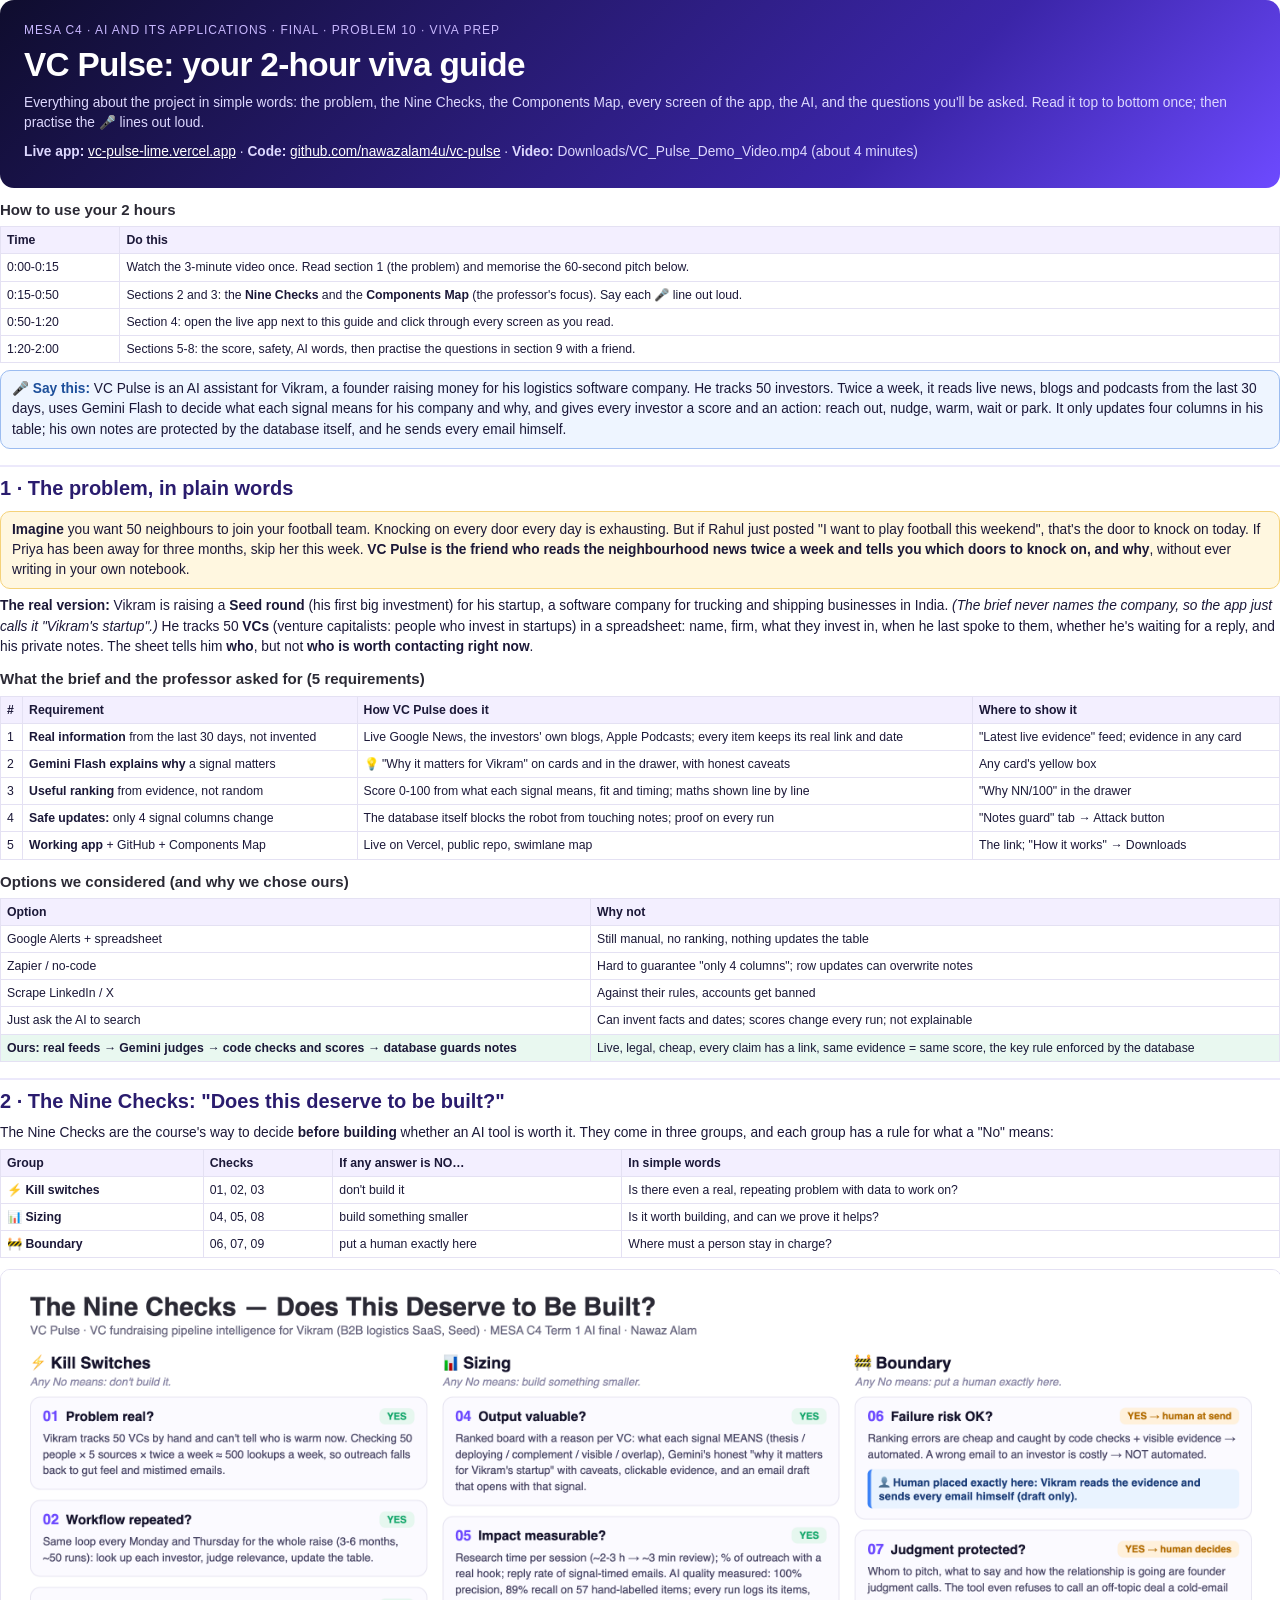
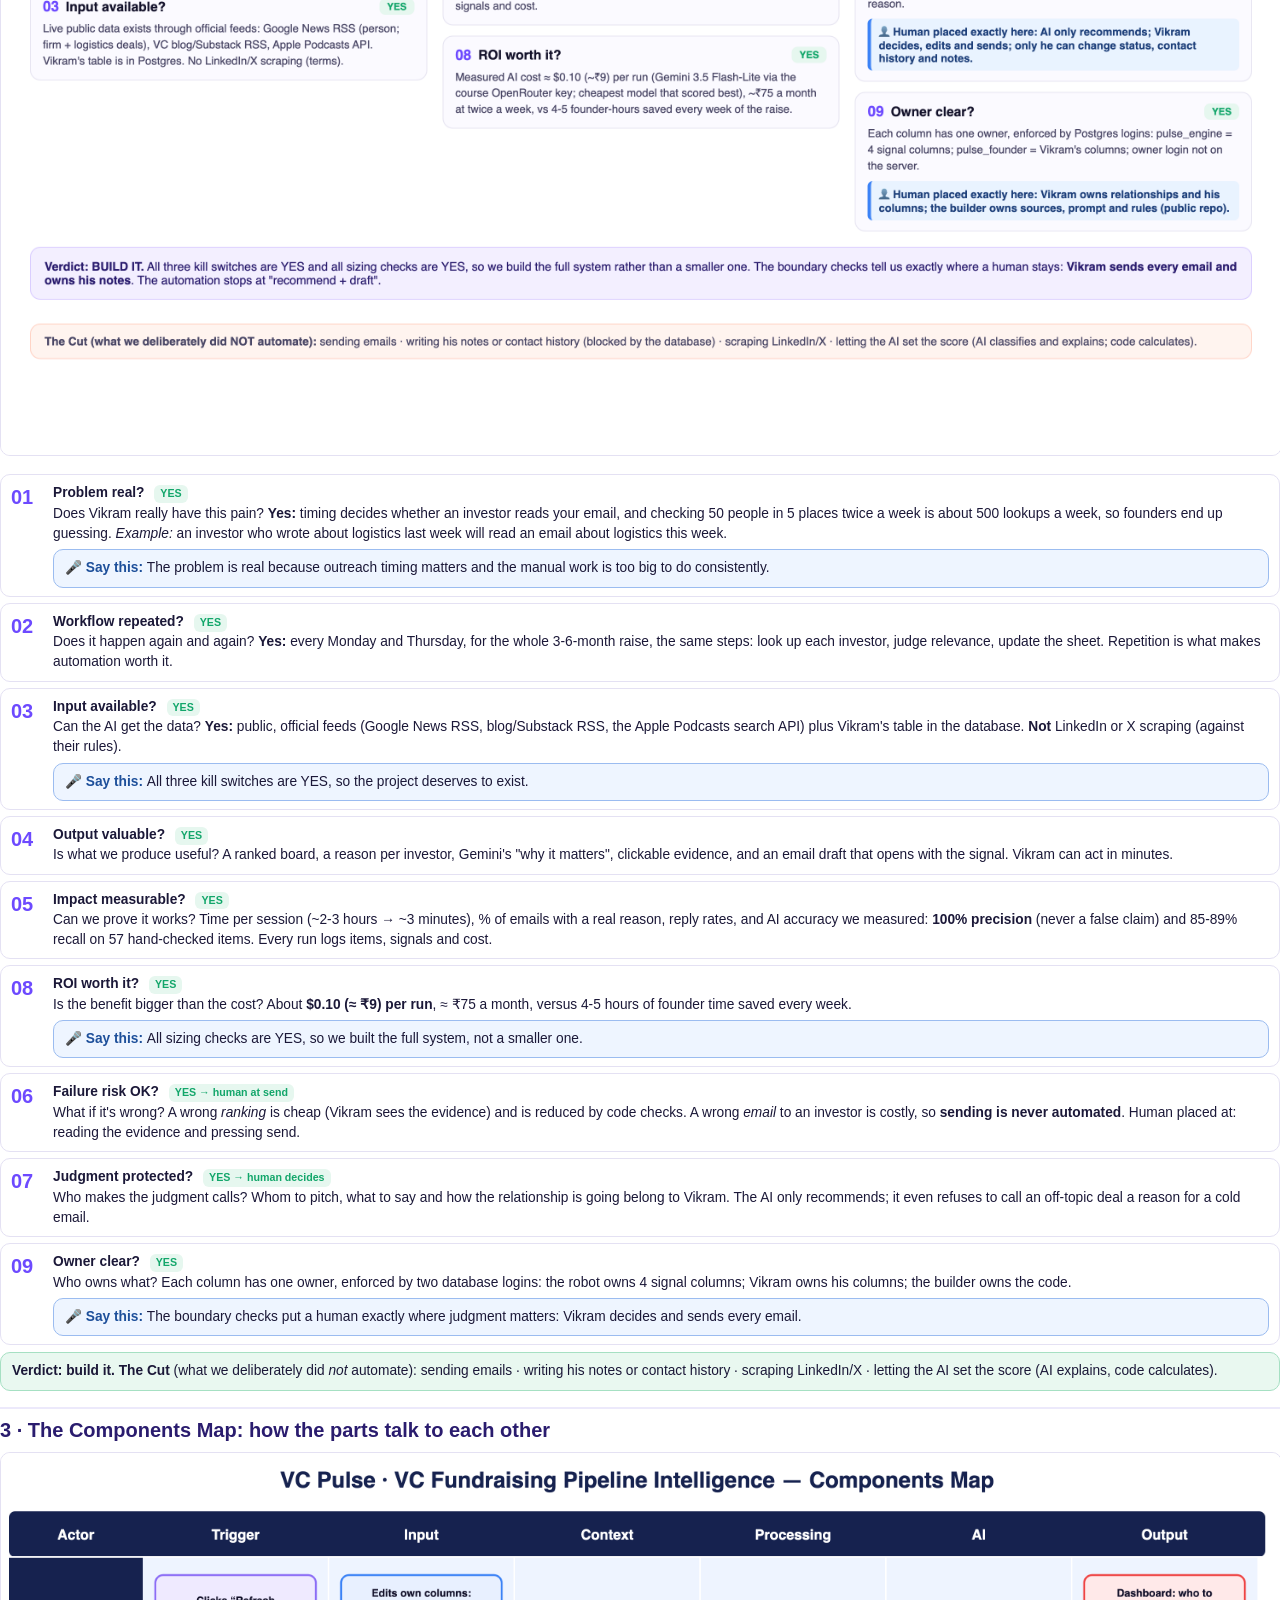
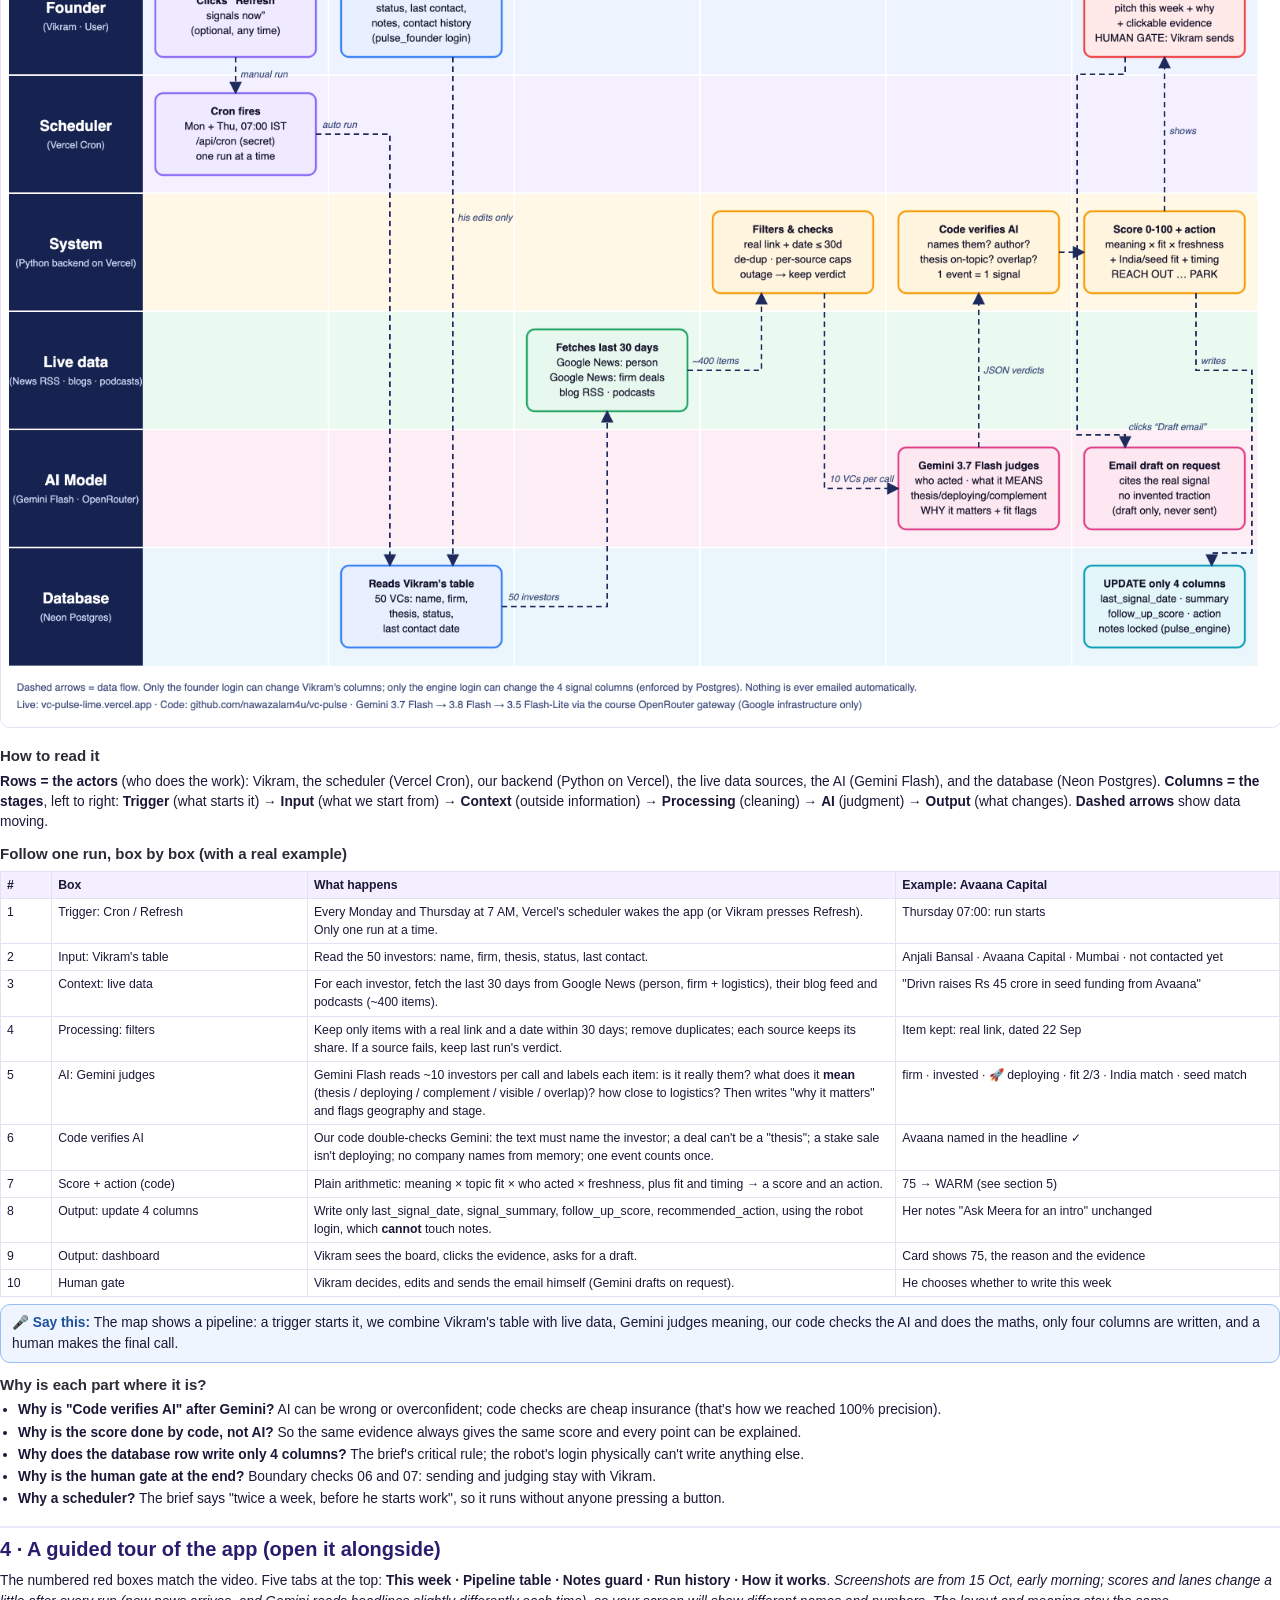
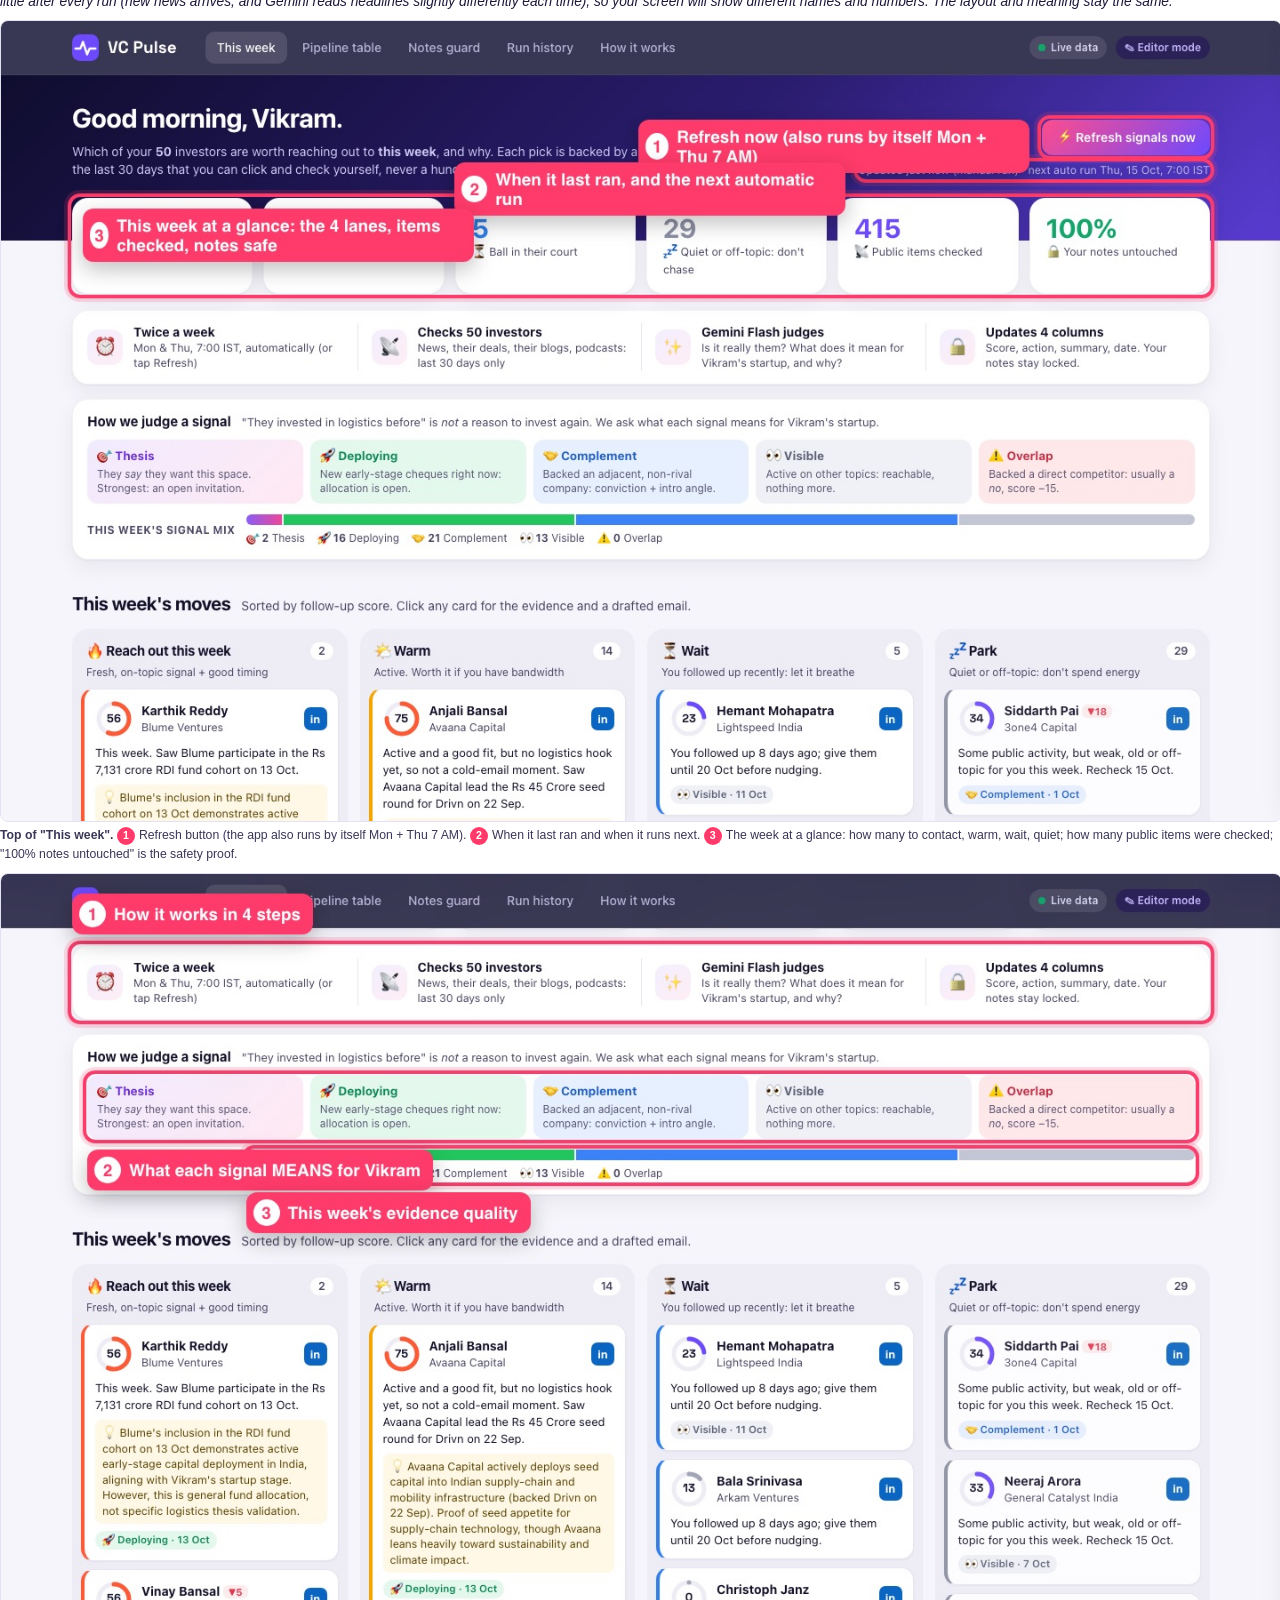
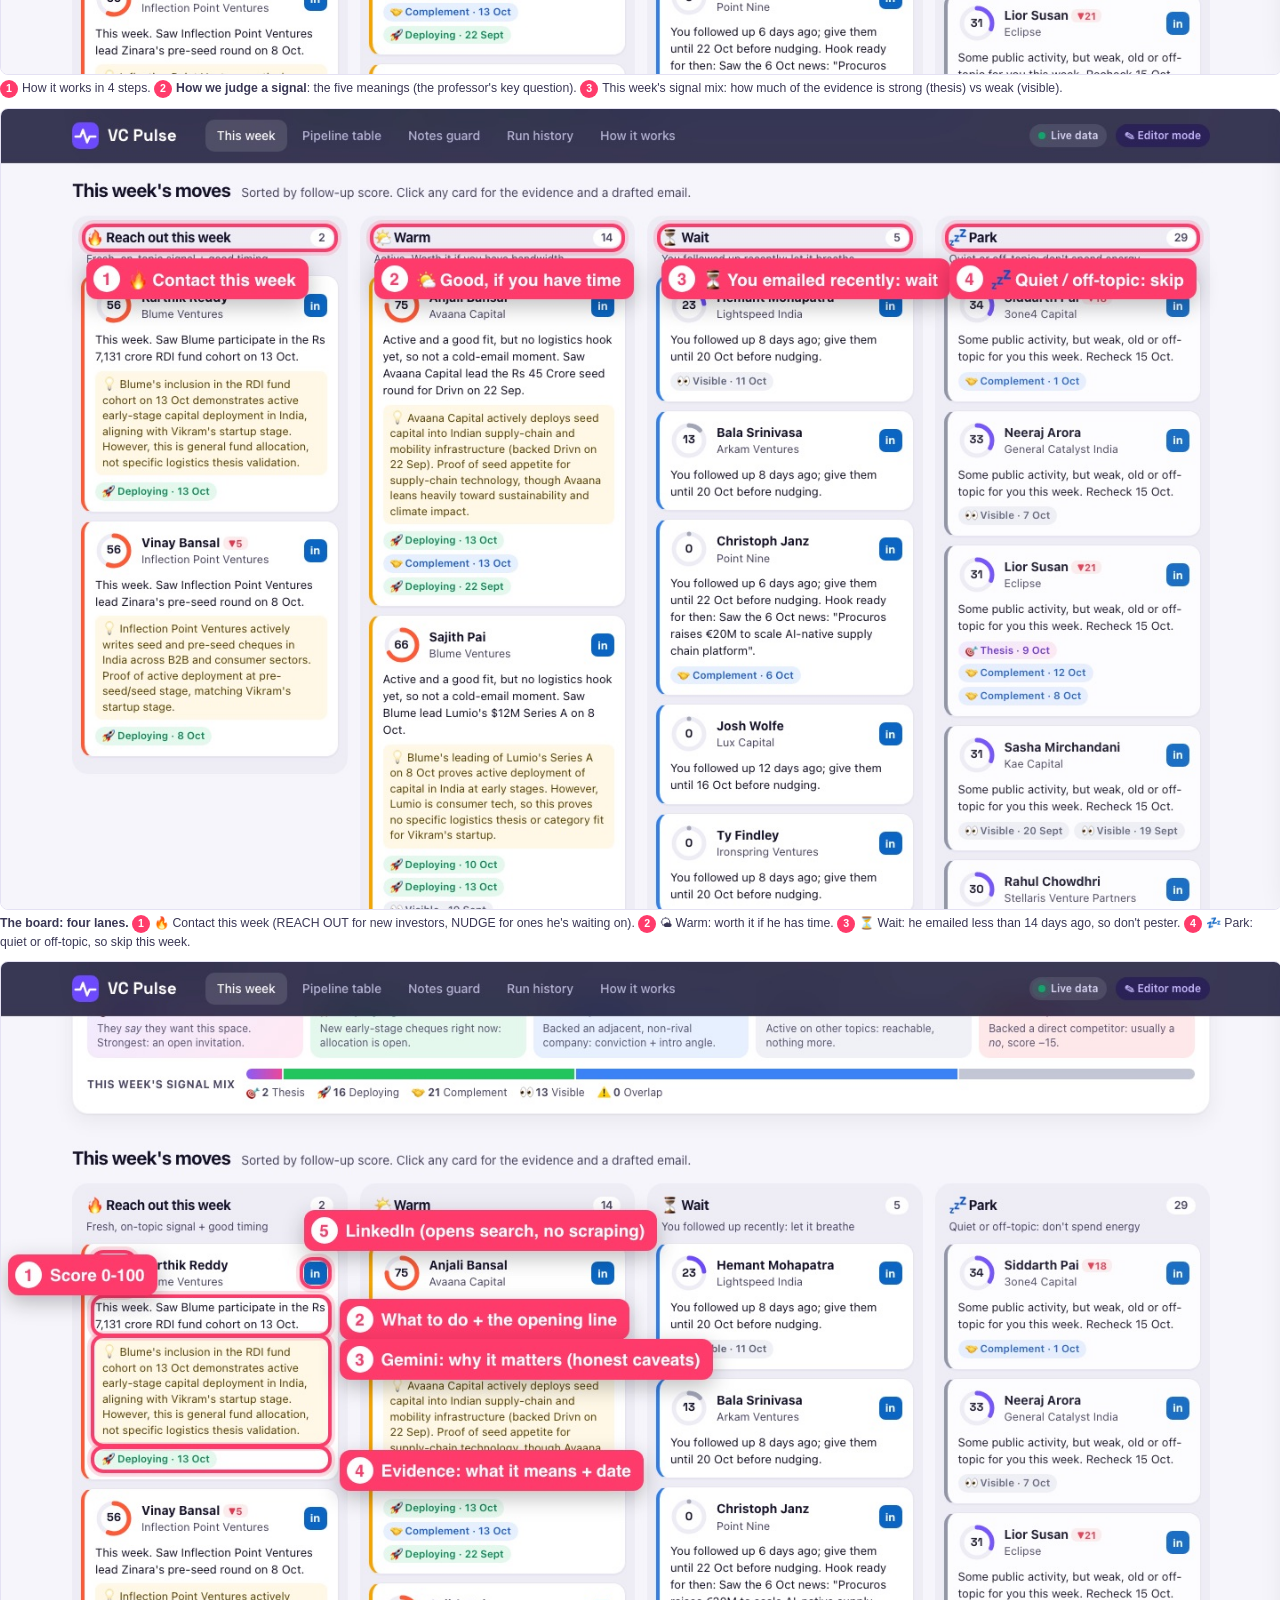
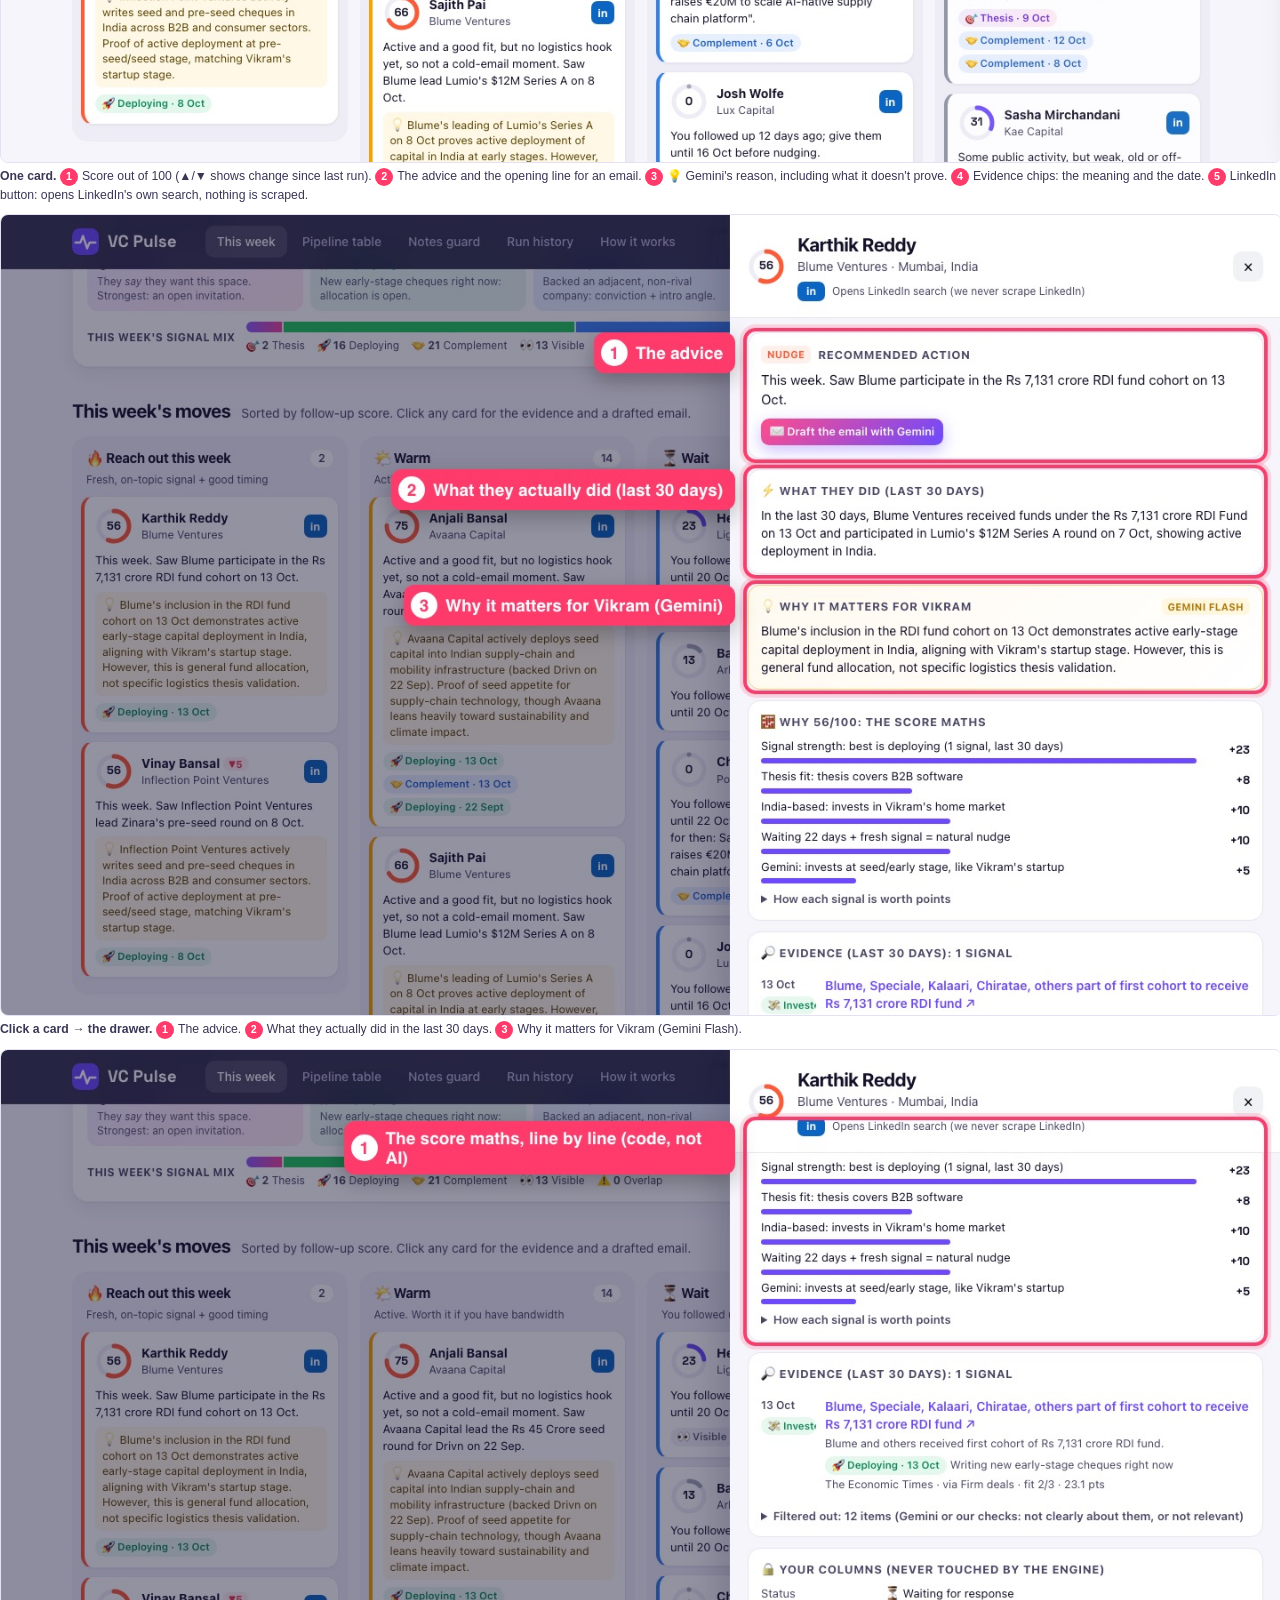
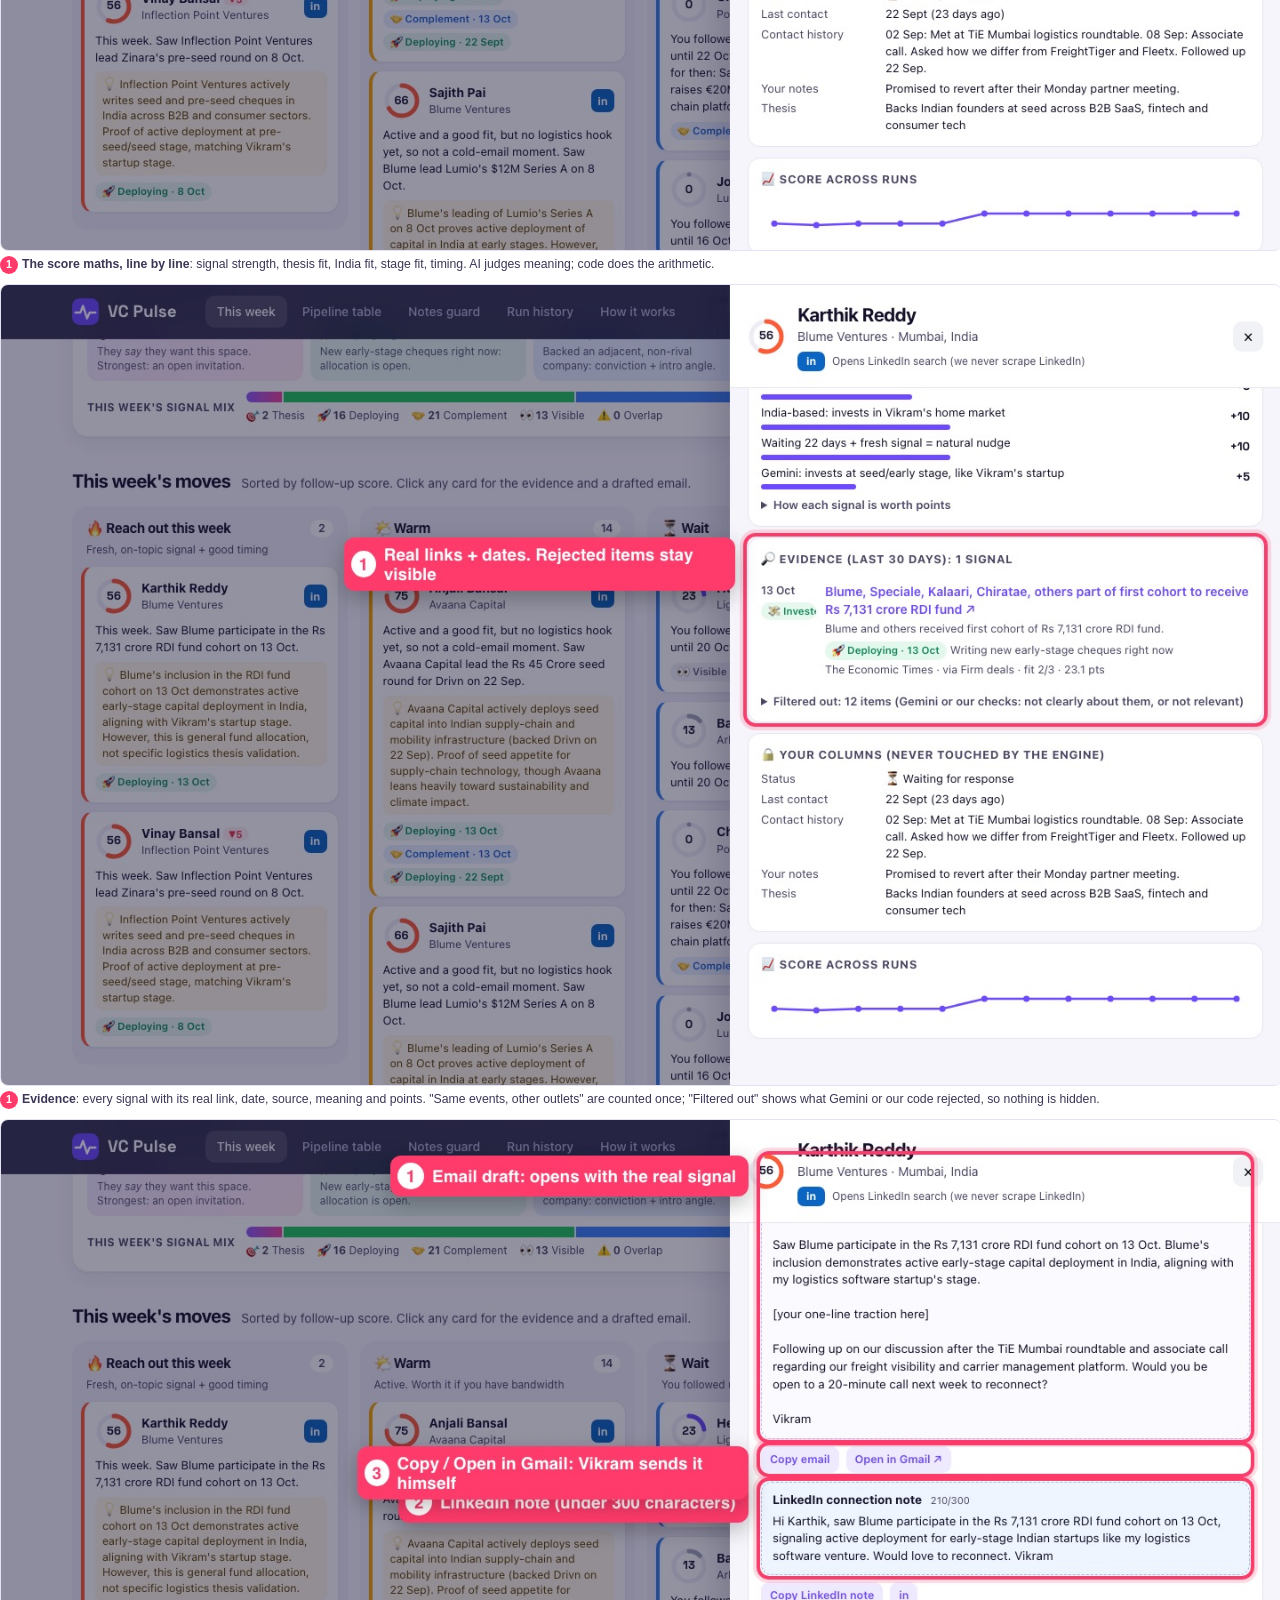
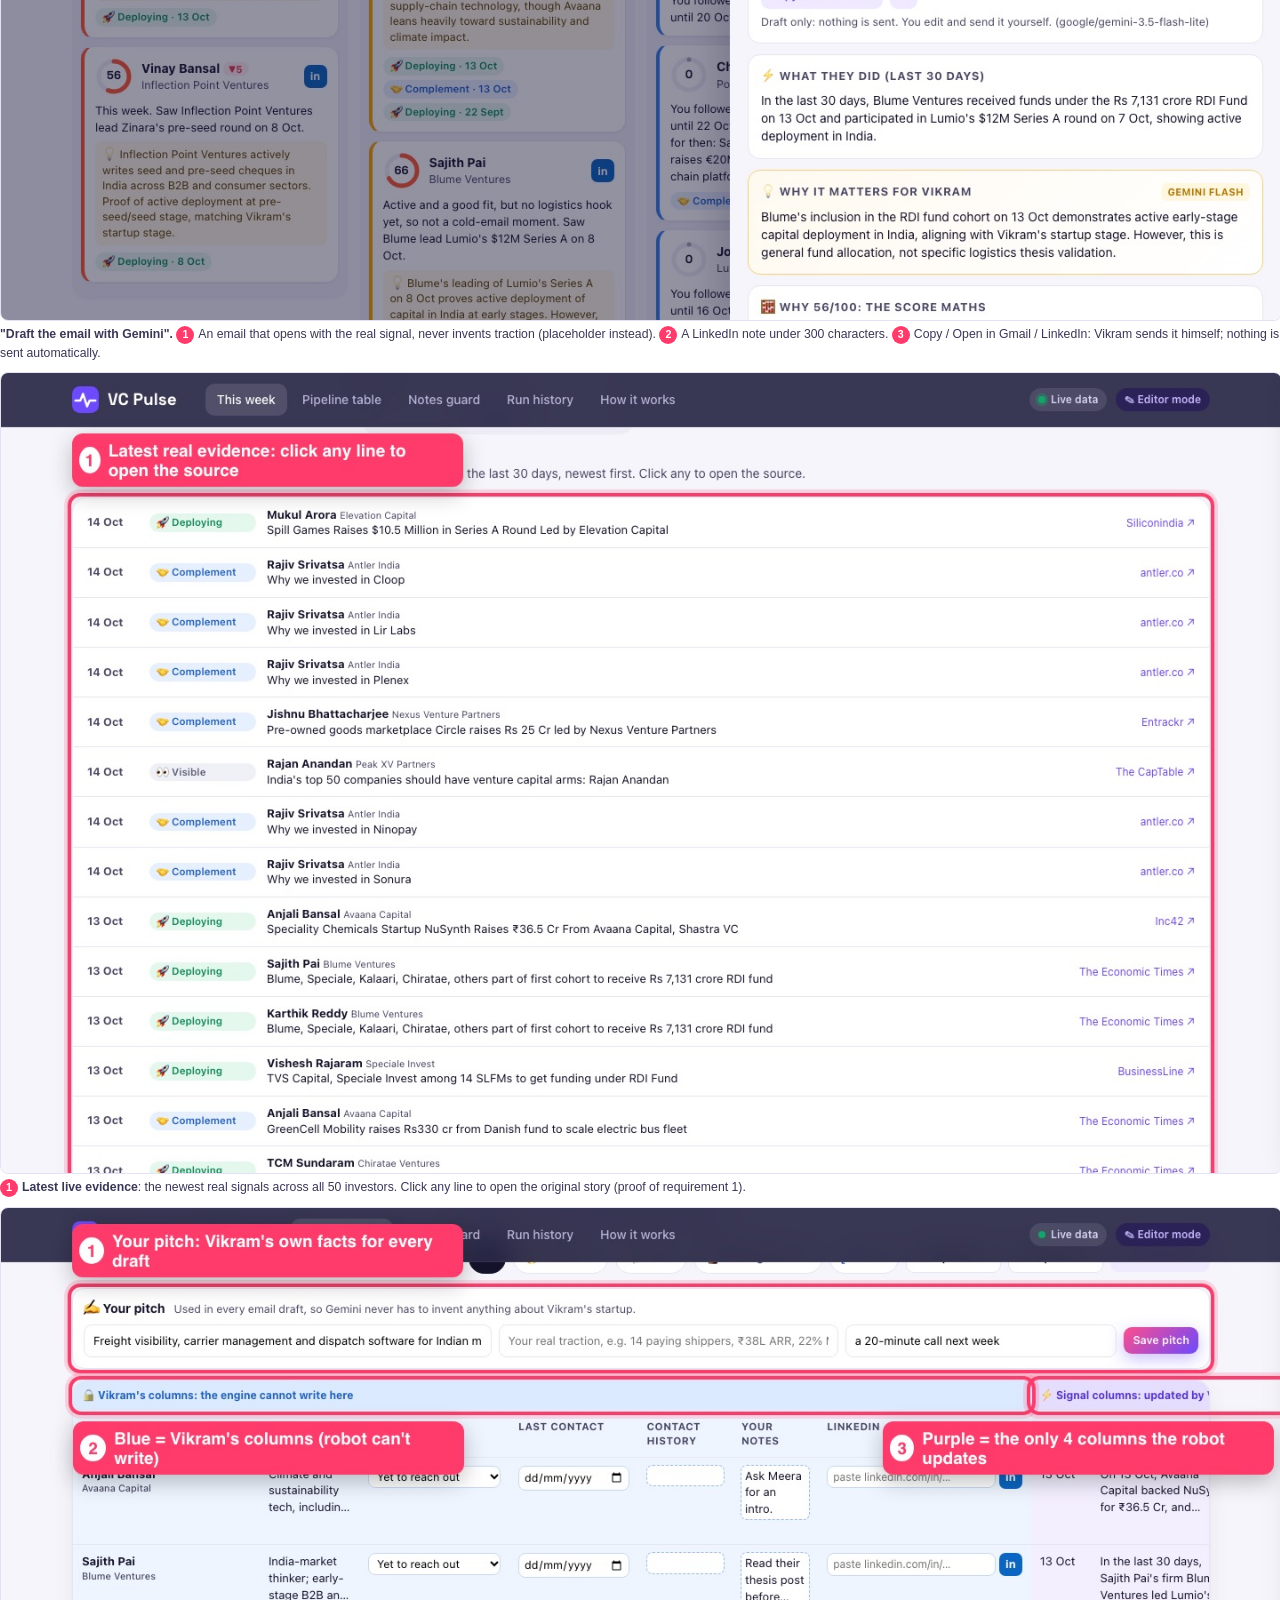
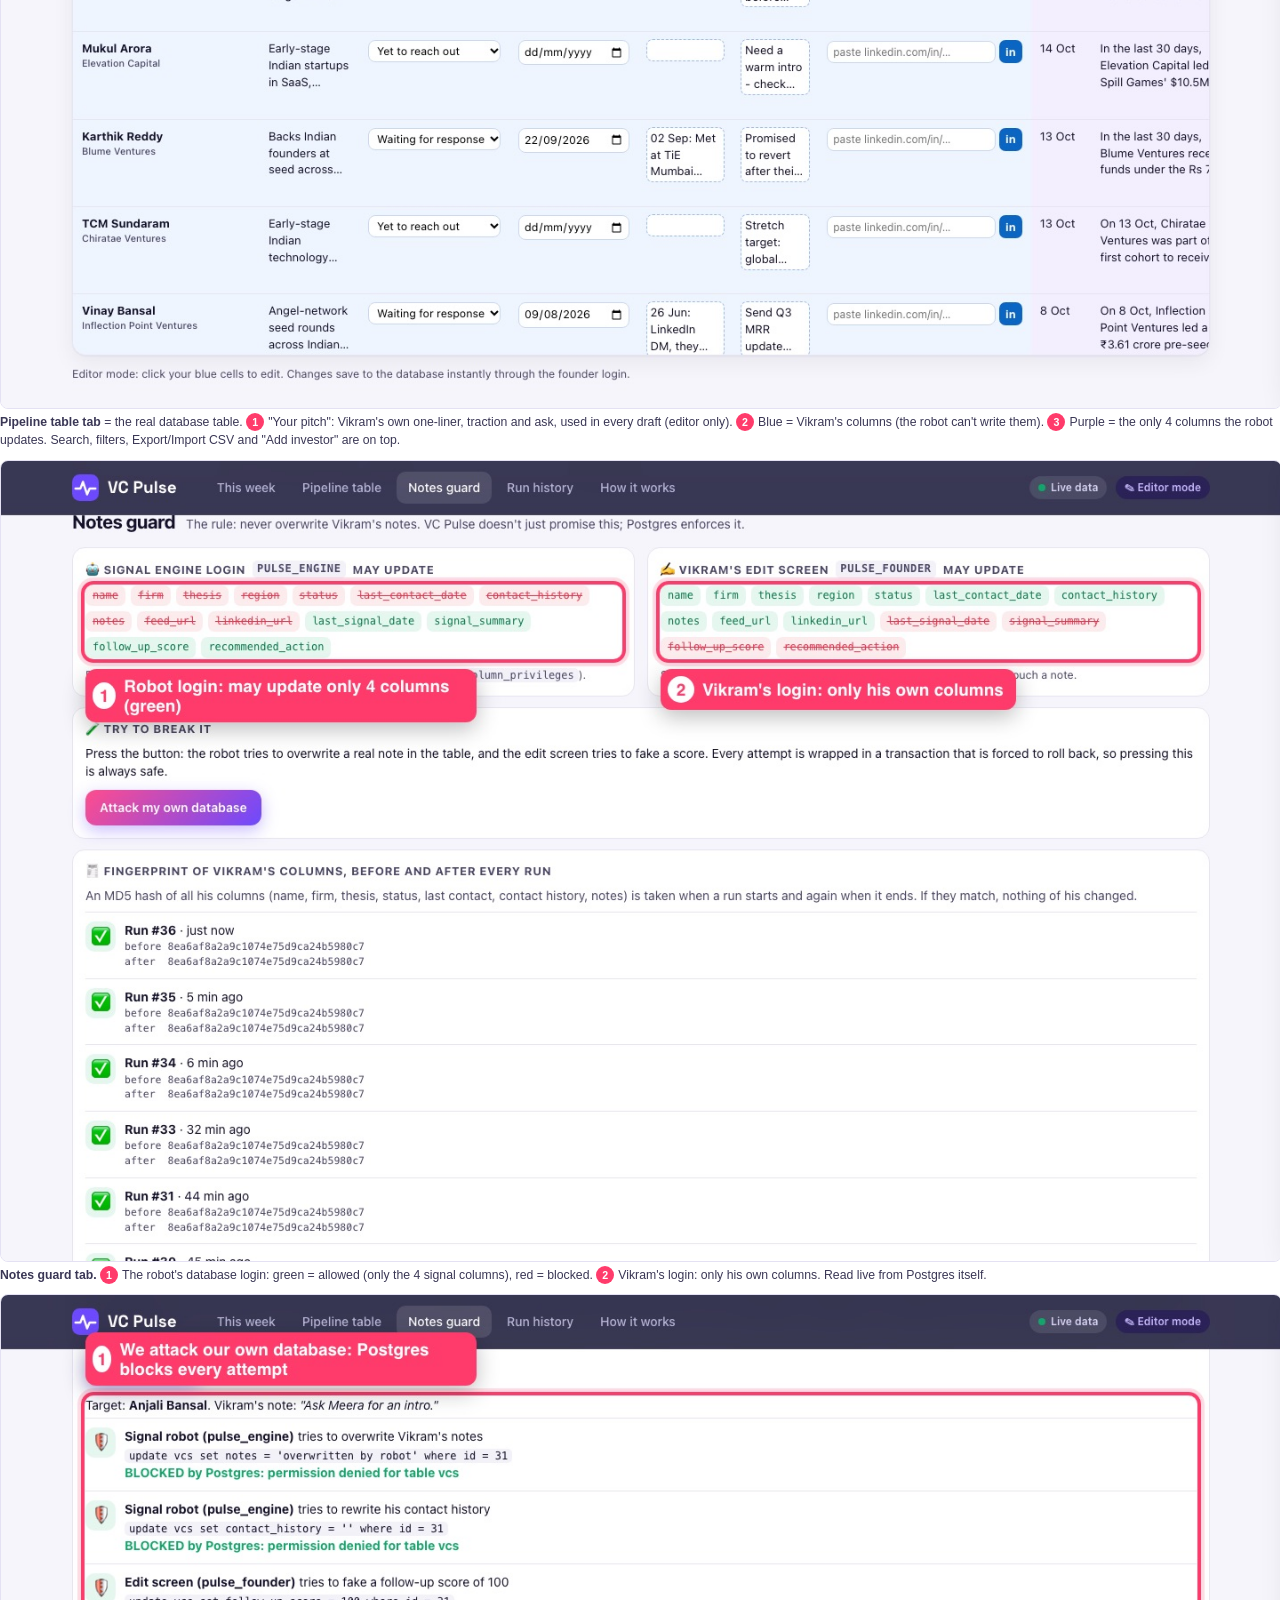
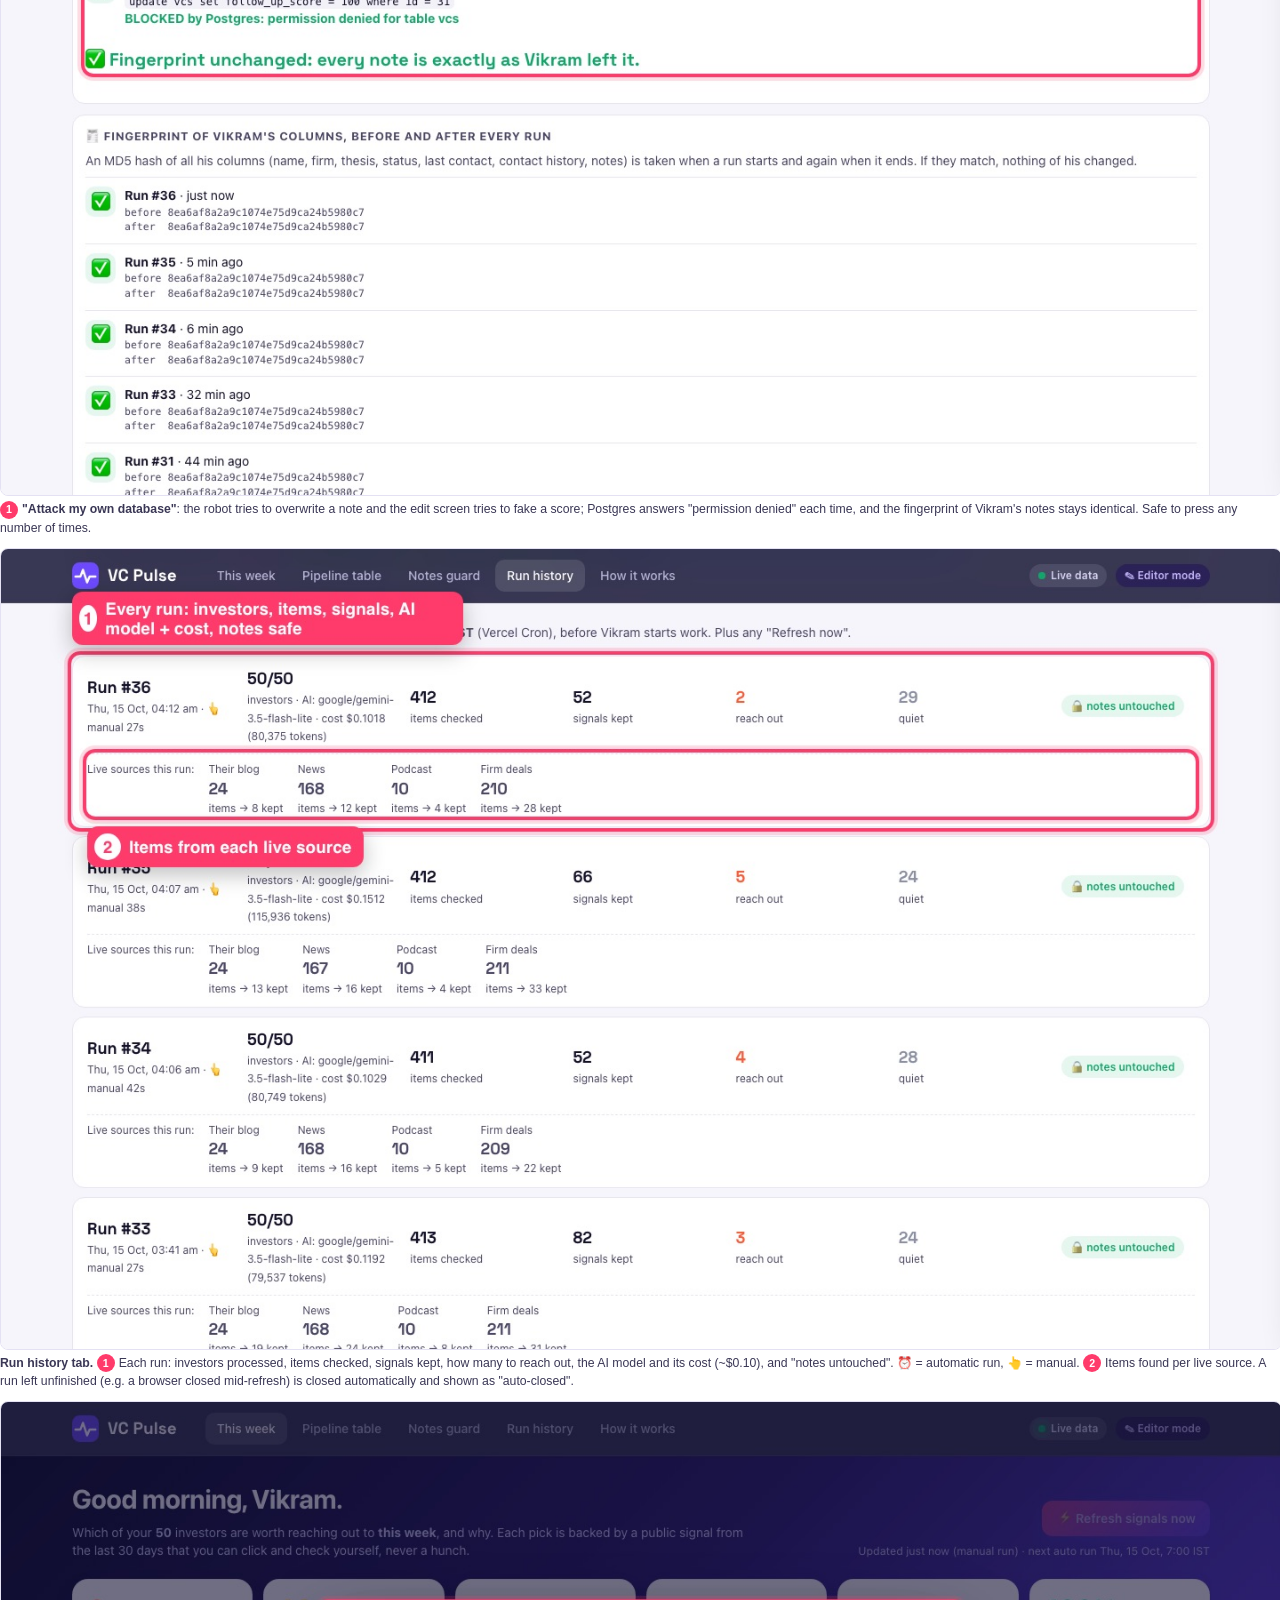
<file: docs/viva-guide.html>
<!doctype html>
<html lang="en"><head><meta charset="utf-8"><title>VC Pulse · Viva Prep Guide</title>
<style>
  @page { size: A4; margin: 13mm 13mm; }
  body { font: 10.3pt/1.48 -apple-system, "Helvetica Neue", Helvetica, Arial, sans-serif; color: #1b1838; margin: 0; }
  h1 { font-size: 25pt; margin: 0 0 4px; letter-spacing: -.02em; }
  h2 { font-size: 15pt; margin: 16px 0 7px; padding-top: 7px; border-top: 2px solid #ece9fb; color: #2a1c6e; break-after: avoid; }
  h3 { font-size: 11.3pt; margin: 11px 0 4px; break-after: avoid; color: #2b2a35; }
  p { margin: 4px 0; } ul, ol { margin: 3px 0 5px 18px; padding: 0; } li { margin: 2px 0; }
  .cover { background: linear-gradient(135deg, #0f0d2e, #3b25a8 70%, #6d4aff); color: #fff; border-radius: 14px; padding: 22px 24px; margin-bottom: 10px; }
  .cover p { color: #ddd8ff; } .cover a { color: #fff; }
  .box { border: 1px solid #e4e1f3; border-radius: 10px; padding: 8px 11px; margin: 7px 0; break-inside: avoid; background: #fbfaff; }
  .kid { background: #fff7e0; border-color: #f5d27a; } .ok { background: #e9f8f0; border-color: #a6e0c3; } .say { background: #eef5ff; border-color: #9bbcf0; }
  .say::before { content: "🎤 Say this: "; font-weight: 700; color: #1d4f9a; }
  table { border-collapse: collapse; width: 100%; font-size: 9.2pt; margin: 5px 0; }
  th, td { border: 1px solid #e4e1f3; padding: 4px 6px; text-align: left; vertical-align: top; }
  th { background: #f3efff; } tr { break-inside: avoid; }
  code { font: 8.6pt ui-monospace, Menlo, monospace; background: #f1eff9; padding: 0 4px; border-radius: 4px; }
  .q { font-weight: 700; margin-top: 6px; break-after: avoid; } .a { margin: 1px 0 0; }
  .shot { break-inside: avoid; margin: 8px 0 10px; } .shot img { width: 100%; border: 1px solid #e4e1f3; border-radius: 8px; display: block; }
  .shot .cap { font-size: 9.2pt; color: #3a3755; margin-top: 4px; }
  .grid2 { display: grid; grid-template-columns: 1fr 1fr; gap: 8px; }
  img.full { width: 100%; border: 1px solid #e4e1f3; border-radius: 10px; }
  .pb { break-before: page; } .small { font-size: 8.8pt; color: #5b5878; }
  .chk { display: grid; grid-template-columns: 34px 1fr; gap: 8px; border: 1px solid #e4e1f3; border-radius: 10px; padding: 8px 10px; margin: 6px 0; break-inside: avoid; }
  .chk .n { font-weight: 800; color: #6d4aff; font-size: 15pt; }
  .tag { display: inline-block; font-size: 8pt; font-weight: 700; padding: 1px 6px; border-radius: 6px; background: #e6f7ef; color: #12a66a; margin-left: 6px; }
  .num { display: inline-grid; place-items: center; width: 18px; height: 18px; border-radius: 50%; background: #ff3b6b; color: #fff; font-size: 8pt; font-weight: 800; margin-right: 4px; }
</style></head><body>

<div class="cover">
  <div style="font-size:9pt;letter-spacing:.08em;text-transform:uppercase;color:#c9b8ff">MESA C4 · AI and its Applications · Final · Problem 10 · Viva prep</div>
  <h1>VC Pulse: your 2-hour viva guide</h1>
  <p>Everything about the project in simple words: the problem, the Nine Checks, the Components Map, every screen of the app, the AI, and the questions you'll be asked. Read it top to bottom once; then practise the 🎤 lines out loud.</p>
  <p style="margin-top:8px"><b>Live app:</b> <a href="https://vc-pulse-lime.vercel.app">vc-pulse-lime.vercel.app</a> · <b>Code:</b> <a href="https://github.com/nawazalam4u/vc-pulse">github.com/nawazalam4u/vc-pulse</a> · <b>Video:</b> Downloads/VC_Pulse_Demo_Video.mp4 (about 4 minutes)</p>
</div>

<h3>How to use your 2 hours</h3>
<table><tr><th>Time</th><th>Do this</th></tr>
<tr><td>0:00-0:15</td><td>Watch the 3-minute video once. Read section 1 (the problem) and memorise the 60-second pitch below.</td></tr>
<tr><td>0:15-0:50</td><td>Sections 2 and 3: the <b>Nine Checks</b> and the <b>Components Map</b> (the professor's focus). Say each 🎤 line out loud.</td></tr>
<tr><td>0:50-1:20</td><td>Section 4: open the live app next to this guide and click through every screen as you read.</td></tr>
<tr><td>1:20-2:00</td><td>Sections 5-8: the score, safety, AI words, then practise the questions in section 9 with a friend.</td></tr></table>

<div class="box say">VC Pulse is an AI assistant for Vikram, a founder raising money for his logistics software company. He tracks 50 investors. Twice a week, it reads live news, blogs and podcasts from the last 30 days, uses Gemini Flash to decide what each signal means for his company and why, and gives every investor a score and an action: reach out, nudge, warm, wait or park. It only updates four columns in his table; his own notes are protected by the database itself, and he sends every email himself.</div>

<h2>1 · The problem, in plain words</h2>
<div class="box kid"><b>Imagine</b> you want 50 neighbours to join your football team. Knocking on every door every day is exhausting. But if Rahul just posted "I want to play football this weekend", that's the door to knock on today. If Priya has been away for three months, skip her this week. <b>VC Pulse is the friend who reads the neighbourhood news twice a week and tells you which doors to knock on, and why</b>, without ever writing in your own notebook.</div>
<p><b>The real version:</b> Vikram is raising a <b>Seed round</b> (his first big investment) for his startup, a software company for trucking and shipping businesses in India. <i>(The brief never names the company, so the app just calls it "Vikram's startup".)</i> He tracks 50 <b>VCs</b> (venture capitalists: people who invest in startups) in a spreadsheet: name, firm, what they invest in, when he last spoke to them, whether he's waiting for a reply, and his private notes. The sheet tells him <b>who</b>, but not <b>who is worth contacting right now</b>.</p>
<h3>What the brief and the professor asked for (5 requirements)</h3>
<table><tr><th>#</th><th>Requirement</th><th>How VC Pulse does it</th><th>Where to show it</th></tr>
<tr><td>1</td><td><b>Real information</b> from the last 30 days, not invented</td><td>Live Google News, the investors' own blogs, Apple Podcasts; every item keeps its real link and date</td><td>"Latest live evidence" feed; evidence in any card</td></tr>
<tr><td>2</td><td><b>Gemini Flash explains why</b> a signal matters</td><td>💡 "Why it matters for Vikram" on cards and in the drawer, with honest caveats</td><td>Any card's yellow box</td></tr>
<tr><td>3</td><td><b>Useful ranking</b> from evidence, not random</td><td>Score 0-100 from what each signal means, fit and timing; maths shown line by line</td><td>"Why NN/100" in the drawer</td></tr>
<tr><td>4</td><td><b>Safe updates:</b> only 4 signal columns change</td><td>The database itself blocks the robot from touching notes; proof on every run</td><td>"Notes guard" tab → Attack button</td></tr>
<tr><td>5</td><td><b>Working app</b> + GitHub + Components Map</td><td>Live on Vercel, public repo, swimlane map</td><td>The link; "How it works" → Downloads</td></tr></table>
<h3>Options we considered (and why we chose ours)</h3>
<table><tr><th>Option</th><th>Why not</th></tr>
<tr><td>Google Alerts + spreadsheet</td><td>Still manual, no ranking, nothing updates the table</td></tr>
<tr><td>Zapier / no-code</td><td>Hard to guarantee "only 4 columns"; row updates can overwrite notes</td></tr>
<tr><td>Scrape LinkedIn / X</td><td>Against their rules, accounts get banned</td></tr>
<tr><td>Just ask the AI to search</td><td>Can invent facts and dates; scores change every run; not explainable</td></tr>
<tr><td style="background:#e9f8f0"><b>Ours: real feeds → Gemini judges → code checks and scores → database guards notes</b></td><td style="background:#e9f8f0">Live, legal, cheap, every claim has a link, same evidence = same score, the key rule enforced by the database</td></tr></table>

<h2 class="pb">2 · The Nine Checks: "Does this deserve to be built?"</h2>
<p>The Nine Checks are the course's way to decide <b>before building</b> whether an AI tool is worth it. They come in three groups, and each group has a rule for what a "No" means:</p>
<table><tr><th>Group</th><th>Checks</th><th>If any answer is NO…</th><th>In simple words</th></tr>
<tr><td>⚡ <b>Kill switches</b></td><td>01, 02, 03</td><td>don't build it</td><td>Is there even a real, repeating problem with data to work on?</td></tr>
<tr><td>📊 <b>Sizing</b></td><td>04, 05, 08</td><td>build something smaller</td><td>Is it worth building, and can we prove it helps?</td></tr>
<tr><td>🚧 <b>Boundary</b></td><td>06, 07, 09</td><td>put a human exactly here</td><td>Where must a person stay in charge?</td></tr></table>
<img class="full" src="../docs/nine-checks.png" style="margin:6px 0">

<div class="chk"><div class="n">01</div><div><b>Problem real?</b> <span class="tag">YES</span><br>Does Vikram really have this pain? <b>Yes:</b> timing decides whether an investor reads your email, and checking 50 people in 5 places twice a week is about 500 lookups a week, so founders end up guessing. <i>Example:</i> an investor who wrote about logistics last week will read an email about logistics this week.<div class="box say" style="margin:5px 0 0">The problem is real because outreach timing matters and the manual work is too big to do consistently.</div></div></div>
<div class="chk"><div class="n">02</div><div><b>Workflow repeated?</b> <span class="tag">YES</span><br>Does it happen again and again? <b>Yes:</b> every Monday and Thursday, for the whole 3-6-month raise, the same steps: look up each investor, judge relevance, update the sheet. Repetition is what makes automation worth it.</div></div>
<div class="chk"><div class="n">03</div><div><b>Input available?</b> <span class="tag">YES</span><br>Can the AI get the data? <b>Yes:</b> public, official feeds (Google News RSS, blog/Substack RSS, the Apple Podcasts search API) plus Vikram's table in the database. <b>Not</b> LinkedIn or X scraping (against their rules).<div class="box say" style="margin:5px 0 0">All three kill switches are YES, so the project deserves to exist.</div></div></div>
<div class="chk"><div class="n">04</div><div><b>Output valuable?</b> <span class="tag">YES</span><br>Is what we produce useful? A ranked board, a reason per investor, Gemini's "why it matters", clickable evidence, and an email draft that opens with the signal. Vikram can act in minutes.</div></div>
<div class="chk"><div class="n">05</div><div><b>Impact measurable?</b> <span class="tag">YES</span><br>Can we prove it works? Time per session (~2-3 hours → ~3 minutes), % of emails with a real reason, reply rates, and AI accuracy we measured: <b>100% precision</b> (never a false claim) and 85-89% recall on 57 hand-checked items. Every run logs items, signals and cost.</div></div>
<div class="chk"><div class="n">08</div><div><b>ROI worth it?</b> <span class="tag">YES</span><br>Is the benefit bigger than the cost? About <b>$0.10 (≈ ₹9) per run</b>, ≈ ₹75 a month, versus 4-5 hours of founder time saved every week.<div class="box say" style="margin:5px 0 0">All sizing checks are YES, so we built the full system, not a smaller one.</div></div></div>
<div class="chk"><div class="n">06</div><div><b>Failure risk OK?</b> <span class="tag">YES → human at send</span><br>What if it's wrong? A wrong <i>ranking</i> is cheap (Vikram sees the evidence) and is reduced by code checks. A wrong <i>email</i> to an investor is costly, so <b>sending is never automated</b>. Human placed at: reading the evidence and pressing send.</div></div>
<div class="chk"><div class="n">07</div><div><b>Judgment protected?</b> <span class="tag">YES → human decides</span><br>Who makes the judgment calls? Whom to pitch, what to say and how the relationship is going belong to Vikram. The AI only recommends; it even refuses to call an off-topic deal a reason for a cold email.</div></div>
<div class="chk"><div class="n">09</div><div><b>Owner clear?</b> <span class="tag">YES</span><br>Who owns what? Each column has one owner, enforced by two database logins: the robot owns 4 signal columns; Vikram owns his columns; the builder owns the code.<div class="box say" style="margin:5px 0 0">The boundary checks put a human exactly where judgment matters: Vikram decides and sends every email.</div></div></div>
<div class="box ok"><b>Verdict: build it.</b> <b>The Cut</b> (what we deliberately did <i>not</i> automate): sending emails · writing his notes or contact history · scraping LinkedIn/X · letting the AI set the score (AI explains, code calculates).</div>

<h2 class="pb">3 · The Components Map: how the parts talk to each other</h2>
<img class="full" src="../docs/components-map.png">
<h3>How to read it</h3>
<p><b>Rows = the actors</b> (who does the work): Vikram, the scheduler (Vercel Cron), our backend (Python on Vercel), the live data sources, the AI (Gemini Flash), and the database (Neon Postgres). <b>Columns = the stages</b>, left to right: <b>Trigger</b> (what starts it) → <b>Input</b> (what we start from) → <b>Context</b> (outside information) → <b>Processing</b> (cleaning) → <b>AI</b> (judgment) → <b>Output</b> (what changes). <b>Dashed arrows</b> show data moving.</p>
<h3>Follow one run, box by box (with a real example)</h3>
<table><tr><th style="width:4%">#</th><th style="width:20%">Box</th><th>What happens</th><th style="width:30%">Example: Avaana Capital</th></tr>
<tr><td>1</td><td>Trigger: Cron / Refresh</td><td>Every Monday and Thursday at 7 AM, Vercel's scheduler wakes the app (or Vikram presses Refresh). Only one run at a time.</td><td>Thursday 07:00: run starts</td></tr>
<tr><td>2</td><td>Input: Vikram's table</td><td>Read the 50 investors: name, firm, thesis, status, last contact.</td><td>Anjali Bansal · Avaana Capital · Mumbai · not contacted yet</td></tr>
<tr><td>3</td><td>Context: live data</td><td>For each investor, fetch the last 30 days from Google News (person, firm + logistics), their blog feed and podcasts (~400 items).</td><td>"Drivn raises Rs 45 crore in seed funding from Avaana"</td></tr>
<tr><td>4</td><td>Processing: filters</td><td>Keep only items with a real link and a date within 30 days; remove duplicates; each source keeps its share. If a source fails, keep last run's verdict.</td><td>Item kept: real link, dated 22 Sep</td></tr>
<tr><td>5</td><td>AI: Gemini judges</td><td>Gemini Flash reads ~10 investors per call and labels each item: is it really them? what does it <b>mean</b> (thesis / deploying / complement / visible / overlap)? how close to logistics? Then writes "why it matters" and flags geography and stage.</td><td>firm · invested · 🚀 deploying · fit 2/3 · India match · seed match</td></tr>
<tr><td>6</td><td>Code verifies AI</td><td>Our code double-checks Gemini: the text must name the investor; a deal can't be a "thesis"; a stake sale isn't deploying; no company names from memory; one event counts once.</td><td>Avaana named in the headline ✓</td></tr>
<tr><td>7</td><td>Score + action (code)</td><td>Plain arithmetic: meaning × topic fit × who acted × freshness, plus fit and timing → a score and an action.</td><td>75 → WARM (see section 5)</td></tr>
<tr><td>8</td><td>Output: update 4 columns</td><td>Write only last_signal_date, signal_summary, follow_up_score, recommended_action, using the robot login, which <b>cannot</b> touch notes.</td><td>Her notes "Ask Meera for an intro" unchanged</td></tr>
<tr><td>9</td><td>Output: dashboard</td><td>Vikram sees the board, clicks the evidence, asks for a draft.</td><td>Card shows 75, the reason and the evidence</td></tr>
<tr><td>10</td><td>Human gate</td><td>Vikram decides, edits and sends the email himself (Gemini drafts on request).</td><td>He chooses whether to write this week</td></tr></table>
<div class="box say">The map shows a pipeline: a trigger starts it, we combine Vikram's table with live data, Gemini judges meaning, our code checks the AI and does the maths, only four columns are written, and a human makes the final call.</div>
<h3>Why is each part where it is?</h3>
<ul>
<li><b>Why is "Code verifies AI" after Gemini?</b> AI can be wrong or overconfident; code checks are cheap insurance (that's how we reached 100% precision).</li>
<li><b>Why is the score done by code, not AI?</b> So the same evidence always gives the same score and every point can be explained.</li>
<li><b>Why does the database row write only 4 columns?</b> The brief's critical rule; the robot's login physically can't write anything else.</li>
<li><b>Why is the human gate at the end?</b> Boundary checks 06 and 07: sending and judging stay with Vikram.</li>
<li><b>Why a scheduler?</b> The brief says "twice a week, before he starts work", so it runs without anyone pressing a button.</li></ul>

<h2 class="pb">4 · A guided tour of the app (open it alongside)</h2>
<p>The numbered red boxes match the video. Five tabs at the top: <b>This week · Pipeline table · Notes guard · Run history · How it works</b>. <i>Screenshots are from 15 Oct, early morning; scores and lanes change a little after every run (new news arrives, and Gemini reads headlines slightly differently each time), so your screen will show different names and numbers. The layout and meaning stay the same.</i></p>
<div class="shot"><img src="guide/b01.jpg"><div class="cap"><b>Top of "This week".</b> <span class="num">1</span>Refresh button (the app also runs by itself Mon + Thu 7 AM). <span class="num">2</span>When it last ran and when it runs next. <span class="num">3</span>The week at a glance: how many to contact, warm, wait, quiet; how many public items were checked; "100% notes untouched" is the safety proof.</div></div>
<div class="shot"><img src="guide/b02.jpg"><div class="cap"><span class="num">1</span>How it works in 4 steps. <span class="num">2</span><b>How we judge a signal</b>: the five meanings (the professor's key question). <span class="num">3</span>This week's signal mix: how much of the evidence is strong (thesis) vs weak (visible).</div></div>
<div class="shot"><img src="guide/b03.jpg"><div class="cap"><b>The board: four lanes.</b> <span class="num">1</span>🔥 Contact this week (REACH OUT for new investors, NUDGE for ones he's waiting on). <span class="num">2</span>🌤 Warm: worth it if he has time. <span class="num">3</span>⏳ Wait: he emailed less than 14 days ago, so don't pester. <span class="num">4</span>💤 Park: quiet or off-topic, so skip this week.</div></div>
<div class="shot"><img src="guide/b04.jpg"><div class="cap"><b>One card.</b> <span class="num">1</span>Score out of 100 (▲/▼ shows change since last run). <span class="num">2</span>The advice and the opening line for an email. <span class="num">3</span>💡 Gemini's reason, including what it doesn't prove. <span class="num">4</span>Evidence chips: the meaning and the date. <span class="num">5</span>LinkedIn button: opens LinkedIn's own search, nothing is scraped.</div></div>
<div class="shot"><img src="guide/b05.jpg"><div class="cap"><b>Click a card → the drawer.</b> <span class="num">1</span>The advice. <span class="num">2</span>What they actually did in the last 30 days. <span class="num">3</span>Why it matters for Vikram (Gemini Flash).</div></div>
<div class="shot"><img src="guide/b06.jpg"><div class="cap"><span class="num">1</span><b>The score maths, line by line</b>: signal strength, thesis fit, India fit, stage fit, timing. AI judges meaning; code does the arithmetic.</div></div>
<div class="shot"><img src="guide/b07.jpg"><div class="cap"><span class="num">1</span><b>Evidence</b>: every signal with its real link, date, source, meaning and points. "Same events, other outlets" are counted once; "Filtered out" shows what Gemini or our code rejected, so nothing is hidden.</div></div>
<div class="shot"><img src="guide/b08.jpg"><div class="cap"><b>"Draft the email with Gemini".</b> <span class="num">1</span>An email that opens with the real signal, never invents traction (placeholder instead). <span class="num">2</span>A LinkedIn note under 300 characters. <span class="num">3</span>Copy / Open in Gmail / LinkedIn: Vikram sends it himself; nothing is sent automatically.</div></div>
<div class="shot"><img src="guide/b09.jpg"><div class="cap"><span class="num">1</span><b>Latest live evidence</b>: the newest real signals across all 50 investors. Click any line to open the original story (proof of requirement 1).</div></div>
<div class="shot"><img src="guide/b10.jpg"><div class="cap"><b>Pipeline table tab</b> = the real database table. <span class="num">1</span>"Your pitch": Vikram's own one-liner, traction and ask, used in every draft (editor only). <span class="num">2</span>Blue = Vikram's columns (the robot can't write them). <span class="num">3</span>Purple = the only 4 columns the robot updates. Search, filters, Export/Import CSV and "Add investor" are on top.</div></div>
<div class="shot"><img src="guide/b11.jpg"><div class="cap"><b>Notes guard tab.</b> <span class="num">1</span>The robot's database login: green = allowed (only the 4 signal columns), red = blocked. <span class="num">2</span>Vikram's login: only his own columns. Read live from Postgres itself.</div></div>
<div class="shot"><img src="guide/b12.jpg"><div class="cap"><span class="num">1</span><b>"Attack my own database"</b>: the robot tries to overwrite a note and the edit screen tries to fake a score; Postgres answers "permission denied" each time, and the fingerprint of Vikram's notes stays identical. Safe to press any number of times.</div></div>
<div class="shot"><img src="guide/b13.jpg"><div class="cap"><b>Run history tab.</b> <span class="num">1</span>Each run: investors processed, items checked, signals kept, how many to reach out, the AI model and its cost (~$0.10), and "notes untouched". ⏰ = automatic run, 👆 = manual. <span class="num">2</span>Items found per live source. A run left unfinished (e.g. a browser closed mid-refresh) is closed automatically and shown as "auto-closed".</div></div>
<div class="shot"><img src="guide/b14.jpg"><div class="cap"><b>A live refresh.</b> <span class="num">1</span>50 investors in 5 batches at once (~30-50 seconds). <span class="num">2</span>Each line: items found → signals kept → new action and score (▲▼ = change).</div></div>
<div class="shot"><img src="guide/b16.jpg"><div class="cap"><span class="num">1</span><b>How it works page</b>: automation brief, Nine Checks, The Cut, Components Map, accuracy, security, assumptions, viva Q&amp;A, and Downloads (map, checks, video, PDF).</div></div>
<p class="small"><b>Editor mode</b> (top right, via Vikram's private link) unlocks editing his columns, saving his pitch, adding investors and refreshing any time. Without it the site is read-only and refresh has a 10-minute cool-down.</p>

<h2 class="pb">5 · How the score works</h2>
<h3>Step 1: what does each signal MEAN for Vikram's startup? (the professor's key point)</h3>
<p>"They invested in logistics before" is <b>not</b> a strong reason: a fund rarely backs a competitor of a company it already owns. So Gemini labels the <i>meaning</i>, and that decides the weight:</p>
<table><tr><th>Meaning</th><th>Weight</th><th>Simple example</th></tr>
<tr><td>🎯 Thesis: they say they want this space</td><td>42</td><td>A partner's post: "why we're excited about freight software"</td></tr>
<tr><td>🚀 Deploying: writing new early cheques now</td><td>34</td><td>"Peak XV raises Surge seed cheques to $5M"</td></tr>
<tr><td>🤝 Complement: backed an adjacent, non-rival company</td><td>26</td><td>Backed an EV fleet company: same world, not a competitor</td></tr>
<tr><td>👀 Visible: active on other topics</td><td>10</td><td>A TV interview about AI: reachable, nothing more</td></tr>
<tr><td>⚠️ Overlap: backed a direct competitor</td><td>0 and −15</td><td>Backed another freight-visibility startup: usually a no</td></tr></table>
<p><b>Points</b> = weight × topic fit (logistics 1.0, adjacent 0.6, general 0.3) × who acted (the person 1.0, the firm 0.85) × freshness (full for 7 days, down to 40% at day 30). <b>Signal strength</b> = best + 40% of 2nd + 20% of 3rd (max 70). Then <b>fit</b>: thesis +3/+8/+15, India-based +10, seed +5, US-only −15, later-stage −8; and <b>timing</b>: emailed under 7 days ago −30, 7-13 days −10, fresh signal + good moment +10.</p>
<h3>Step 2: the actions</h3>
<p>Emailed under 14 days ago → <b>WAIT</b> · score ≥ 55 → <b>REACH OUT</b> (new investor, needs a logistics reason) or <b>NUDGE</b> (already pitched, any timely reason) · 35-54 → <b>WARM</b> · weak → <b>LOW</b> · nothing in 30 days → <b>PARK</b> (with how long they've been quiet).</p>
<h3>Worked example (live, 15 Oct): Anjali Bansal, Avaana Capital = 75 → WARM</h3>
<table><tr><td>Best signals</td><td>🚀 Avaana invested ₹36.5 Cr in NuSynth (13 Oct, fit 2) = 23.1 pts; 🤝 a mobility/fleet item = 22.1; 🚀 Drivn ₹45 Cr seed (22 Sep) = 14.1</td></tr>
<tr><td>Strength</td><td>23.1 + 0.4×22.1 + 0.2×14.1 ≈ <b>35</b></td></tr>
<tr><td>Fit and timing</td><td>thesis covers logistics/supply chain <b>+15</b> · India-based <b>+10</b> · seed stage <b>+5</b> · not contacted + timely <b>+10</b></td></tr>
<tr><td>Total</td><td><b>75</b>, but the strongest reason is a chemicals deal, not logistics → a cold email needs an on-topic hook → <b>WARM</b>: "Active and a good fit, but no logistics hook yet."</td></tr></table>
<div class="box say">A high score means a good investor for us; the action also asks whether this week has a real reason to write. Both must be true for "reach out".</div>

<h2>6 · Safety, reliability and cost</h2>
<ul>
<li><b>Notes guarantee (requirement 4):</b> two database logins. The robot (<code>pulse_engine</code>) may update only the 4 signal columns; Vikram's screen (<code>pulse_founder</code>) only his columns, including his saved LinkedIn link. A fingerprint (MD5) of his columns is taken before and after every run, and they always match.</li>
<li><b>Never wrong "quiet":</b> if a news source or the AI fails for someone, they keep last run's verdict; the run is marked "partial".</li>
<li><b>Never stuck:</b> one run at a time (database lock); a run left hanging is closed automatically after 6 minutes; the scheduled run always wins.</li>
<li><b>AI rules (course key sheet):</b> Gemini via the course OpenRouter key, Google models only, on Google's own servers; retries if busy; stops if credits run out.</li>
<li><b>Security:</b> secret keys only in Vercel settings; only real web links shown; strict browser security policy; editing needs Vikram's private key; public AI buttons are rate-limited.</li>
<li><b>LinkedIn, safely:</b> we never fetch LinkedIn; the "in" button just opens LinkedIn's search or his saved link.</li>
<li><b>Accuracy:</b> 100% precision, 85-89% recall, 93-95% accuracy on 57 hand-labelled items. <b>Cost:</b> ~$0.10 per run (Gemini 3.5 Flash-Lite: cheapest <i>and</i> most accurate in our test).</li></ul>

<h2 class="pb">7 · Tech and AI, in simple words</h2>
<table>
<tr><td style="width:23%"><b>Front end / back end</b></td><td>What you see in the browser (HTML, CSS, JavaScript) / the hidden code that does the work (Python on Vercel).</td></tr>
<tr><td><b>Vercel</b></td><td>Puts the website online; runs our Python code only when needed ("serverless"); its <b>Cron</b> is the twice-a-week alarm clock.</td></tr>
<tr><td><b>GitHub</b></td><td>Stores the code and its history; public = portfolio. Every update automatically redeploys the site.</td></tr>
<tr><td><b>Neon (Postgres)</b></td><td>The cloud database: Vikram's table, the evidence, the run log. It enforces who may write which column. (Same engine as Supabase; the brief's "Supabase table" works the same.)</td></tr>
<tr><td><b>API / API key</b></td><td>A way for programs to ask other programs for things / its secret password (kept in Vercel, never on GitHub).</td></tr>
<tr><td><b>RSS feed</b></td><td>A public list of a website's newest articles, made for apps to read (our live news source).</td></tr>
<tr><td><b>LLM · Gemini Flash</b></td><td>An AI that reads and writes language; Flash is Google's fast, cheap model family (exam rule). We use 3.5 Flash-Lite, with 3.7/3.8 Flash as backups.</td></tr>
<tr><td><b>OpenRouter</b></td><td>A gateway that forwards our AI requests; the course key; we force Google models on Google servers.</td></tr>
<tr><td><b>Prompt</b></td><td>The AI's job description and rules ("use only these headlines; never invent facts").</td></tr>
<tr><td><b>Structured output (JSON)</b></td><td>We force Gemini to answer in fixed boxes (who, what kind, meaning, fit), so code can read it reliably.</td></tr>
<tr><td><b>Temperature</b></td><td>The creativity dial: low (0.1) for judging, higher (0.6) for email drafts.</td></tr>
<tr><td><b>Hallucination / grounding</b></td><td>AI saying something untrue / making it answer only from real sources. Ours only labels items we fetched; code removes any company name not in the evidence.</td></tr>
<tr><td><b>Token · reasoning tokens</b></td><td>Pieces of words the AI reads and writes (that's what you pay for) · tokens it spends "thinking" (we set thinking to minimal: cheaper and just as accurate).</td></tr>
<tr><td><b>Precision · recall</b></td><td>Of what it flagged, how much was right (100%) · of what was really there, how much it found (85-89%).</td></tr>
<tr><td><b>Least privilege</b></td><td>Every part gets only the permissions it needs (the robot can write 4 columns, nothing else).</td></tr>
<tr><td><b>Hash / fingerprint</b></td><td>A short code computed from data; if anything changes, it changes. Used to prove notes were untouched.</td></tr>
<tr><td><b>Pipeline vs agent</b></td><td>We built a fixed pipeline (predictable, testable), not an autonomous AI agent (unpredictable, could touch the notes).</td></tr></table>
<h3>Your portfolio (all live)</h3>
<table><tr><th>App</th><th>Link</th><th>Key tech</th></tr>
<tr><td>VC Pulse (this final)</td><td>vc-pulse-lime.vercel.app</td><td>Vercel + Cron, Python, Neon, Gemini via OpenRouter, live RSS</td></tr>
<tr><td>Aangan Desk (Case 03, voice receptionist)</td><td>aangan-desk.vercel.app</td><td>Vaani voice AI, Neon, Gemini, Telegram, HubSpot, Cal.com</td></tr>
<tr><td>Kargo hiring (Case 02)</td><td>kargo-hiring-eight.vercel.app</td><td>Supabase, Gemini, CV scoring, Resend email</td></tr>
<tr><td>TripLock (group trip planner)</td><td>triplock-zeta.vercel.app</td><td>Vercel, Supabase</td></tr>
<tr><td>Skinstinct bot (Case 01) · Tonight's Pick (movie matchmaker)</td><td>GitHub (nawazalam4u)</td><td>Telegram bot · Supabase (paused to free a slot)</td></tr></table>
<p class="small">Common pattern across all of them: a real user problem → Nine Checks → Components Map → a Vercel app with a database, an AI step boxed in by code rules, and a human gate.</p>

<h2 class="pb">8 · The live demo: what to click and say (3 minutes)</h2>
<ol>
<li><b>Open vc-pulse-lime.vercel.app.</b> "This is Vikram's week: 🔥 contact, 🌤 warm, ⏳ wait, 💤 quiet. It refreshed itself this morning at 7."</li>
<li><b>Point at "How we judge a signal".</b> "We don't trust 'they invested before'. We ask what each signal means: thesis, deploying, complement, visible, or overlap."</li>
<li><b>Click the top card.</b> "Here's what they did, with real links; Gemini's reason why it matters; and the score maths line by line, done by code, not AI."</li>
<li><b>Press "Draft the email with Gemini".</b> "It opens with the real signal and never invents facts. Vikram sends it himself."</li>
<li><b>Notes guard → "Attack my own database".</b> "The robot tries to overwrite a note; Postgres refuses. The fingerprint is unchanged."</li>
<li><b>Run history.</b> "Every run: items from each source, signals kept, cost about 10 cents, notes untouched."</li>
<li><b>How it works page.</b> "Nine Checks, Components Map, accuracy, all downloadable."</li></ol>
<p class="small">If the Wi-Fi is slow: the dashboard still shows the last run's data; play the video instead. Don't press Refresh more than once; it takes ~40 seconds.</p>

<h2>9 · Viva questions you're likely to get</h2>
<h3>About the problem and the Nine Checks</h3>
<p class="q">What problem did you solve?</p><p class="a">A founder with 50 investors can't tell who to contact this week. VC Pulse reads live public signals twice a week, explains what they mean for his company, ranks investors, and updates his table, without touching his notes.</p>
<p class="q">What are the Nine Checks and why do they matter?</p><p class="a">A test of whether an AI tool deserves to be built: 3 kill switches (any no → don't build), 3 sizing checks (any no → build smaller), 3 boundary checks (any no → put a human there). Ours: all kill switches and sizing are yes; the boundaries put Vikram in charge of sending and judging.</p>
<p class="q">Which check was hardest?</p><p class="a">03, input available: LinkedIn has the richest data but scraping breaks its rules, so we chose official public feeds. And 06/07: we decided the AI never sends emails.</p>
<p class="q">How do you measure impact (check 05)?</p><p class="a">Time saved per session, % of emails with a real reason, reply rates, plus measured AI accuracy (100% precision) and cost per run logged.</p>
<p class="q">What's "The Cut"?</p><p class="a">What we deliberately didn't automate: sending emails, writing his notes, scraping LinkedIn, and letting AI set the score.</p>
<h3>About the Components Map</h3>
<p class="q">Walk me through the map.</p><p class="a">Trigger (cron or Refresh) → Input (Vikram's 50 investors) → Context (30 days of news, blogs, podcasts) → Processing (filters) → AI (Gemini judges meaning and explains why) → code checks and scores → Output (only 4 columns written, dashboard) → Vikram decides and sends.</p>
<p class="q">Where exactly is the AI, and where is the human?</p><p class="a">AI: the Gemini box judging each item and writing the "why" and drafts. Human: the gate at the end: Vikram reads, decides, sends; and only he edits his columns.</p>
<p class="q">Why does code check the AI after Gemini?</p><p class="a">AI can be wrong; code checks (name must appear, no memory facts, a deal isn't a thesis, sales aren't investing) keep precision at 100%.</p>
<p class="q">What does "twice a week" look like in the map?</p><p class="a">The Scheduler row: Vercel Cron, Monday and Thursday 07:00 IST, runs all 50 investors in about 30 seconds.</p>
<h3>About the logic and the AI</h3>
<p class="q">"They invested in logistics before, so they're a strong lead." Agree?</p><p class="a">No. A direct competitor makes them less likely (overlap, −15); an adjacent deal is only medium (complement). Strong signals: they say they want the space (thesis) or are writing new early cheques now (deploying), in India, at seed stage.</p>
<p class="q">Why are most investors WARM, not REACH OUT?</p><p class="a">Because a cold email needs a logistics reason. Many funds are active in other sectors: good fit, but no honest hook this week.</p>
<p class="q">How do you stop the AI making things up?</p><p class="a">It only labels real items we fetched (with links and dates), answers in fixed JSON, and code removes anything not supported by the evidence. Drafts leave a placeholder instead of inventing traction.</p>
<p class="q">Why Gemini 3.5 Flash-Lite?</p><p class="a">We tested three Flash models on 57 hand-checked items; Flash-Lite was cheapest and most accurate (100% precision). The exam requires Gemini Flash; it runs through the course's OpenRouter key.</p>
<p class="q">How do you prove notes are never overwritten?</p><p class="a">The database login the robot uses has no permission to write them; the Attack button shows "permission denied"; fingerprints match on every run.</p>
<p class="q">What if something fails mid-run?</p><p class="a">Failed investors keep last verdict, the run is marked partial, and a run left hanging is auto-closed after 6 minutes.</p>
<p class="q">Why Neon if the brief says Supabase?</p><p class="a">Both are Postgres; the same SQL works on either. Supabase's free slots were used by earlier projects.</p>
<p class="q">How does LinkedIn work?</p><p class="a">We never scrape it. The "in" button opens LinkedIn search, or a profile link Vikram saved in his own protected column.</p>
<p class="q">What would you build next?</p><p class="a">Gmail integration (with consent) to log replies and learn which signals predict replies; logins for many founders; reading full articles, not just headlines.</p>
<p class="q">What did you learn?</p><p class="a">Use AI for judgment on real evidence, box it in with rules and code checks, measure it, and let the database enforce the rules that matter most.</p>
<div class="box ok"><b>Last tip:</b> if you don't know an answer, say what the system does and point to it on screen: "Let me show you": open the drawer, the score maths, or the Notes guard. Showing beats explaining.</div>
</body></html>
</file>
